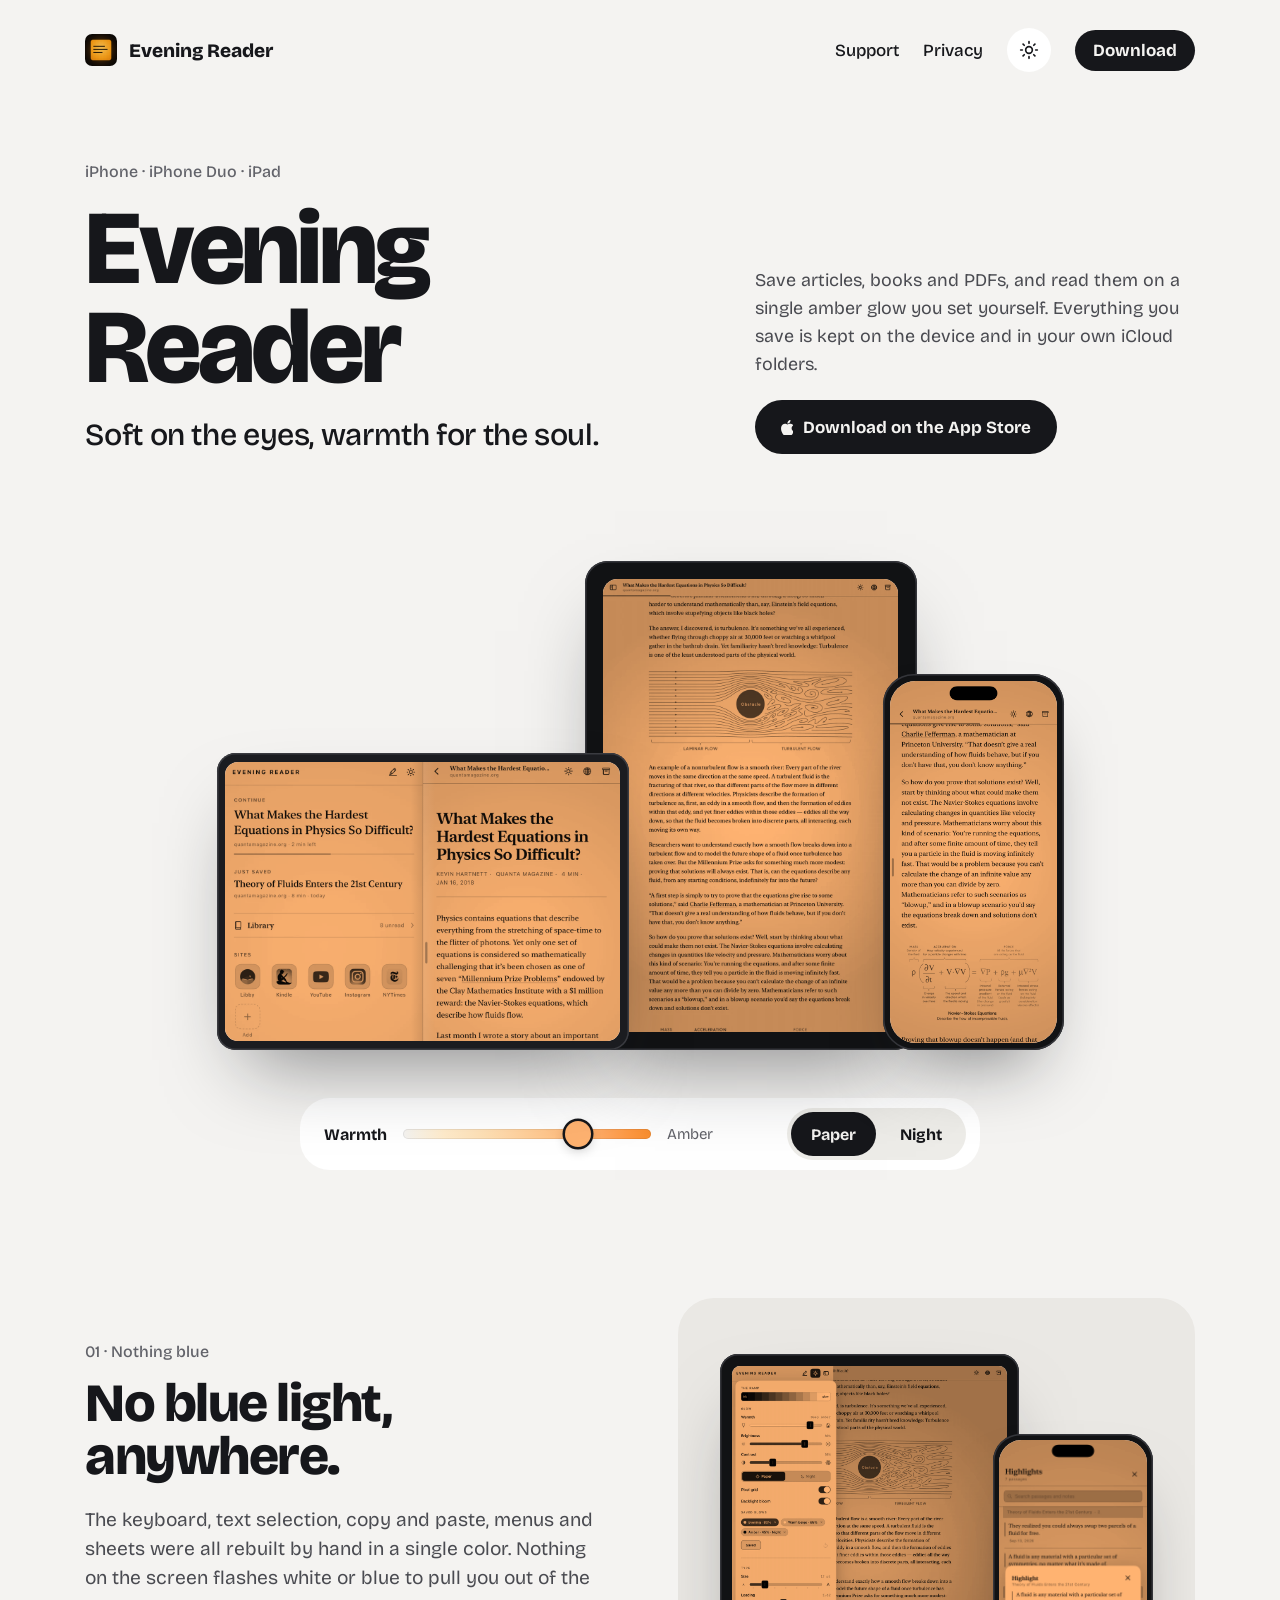
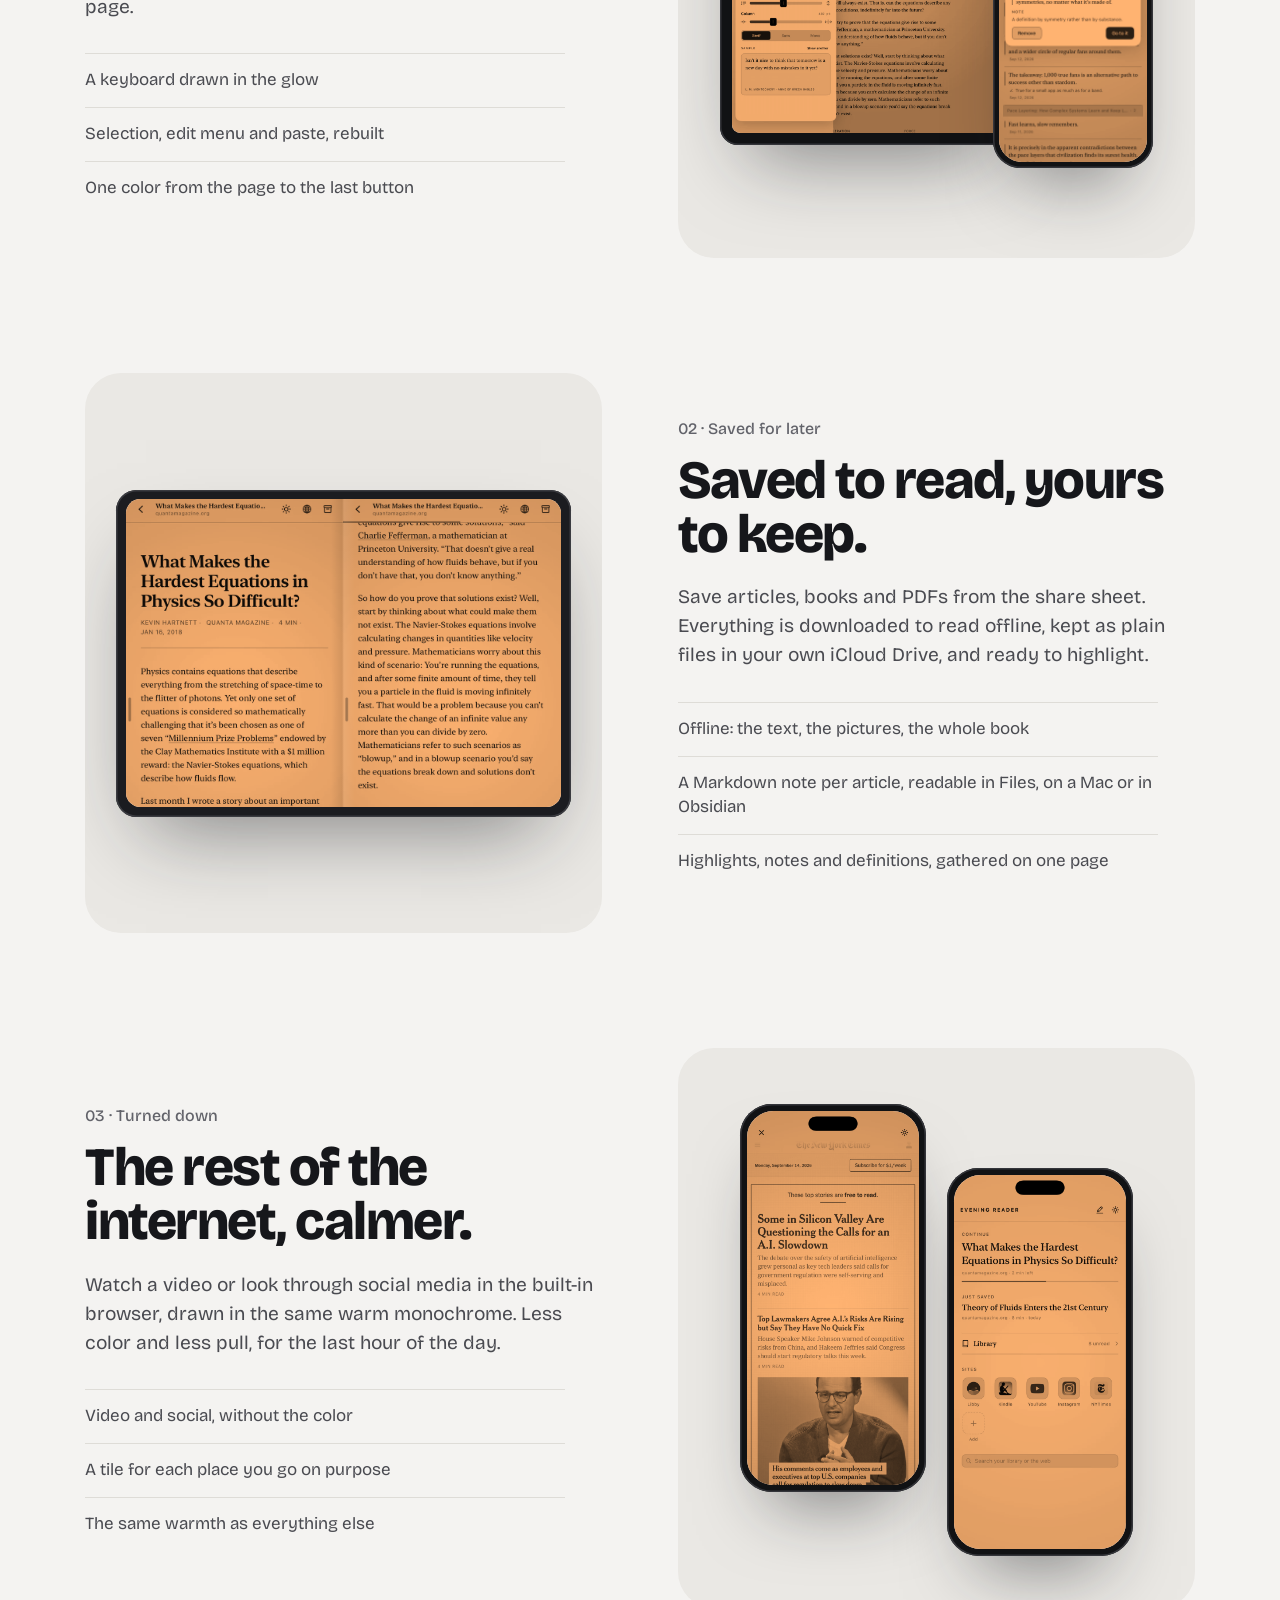
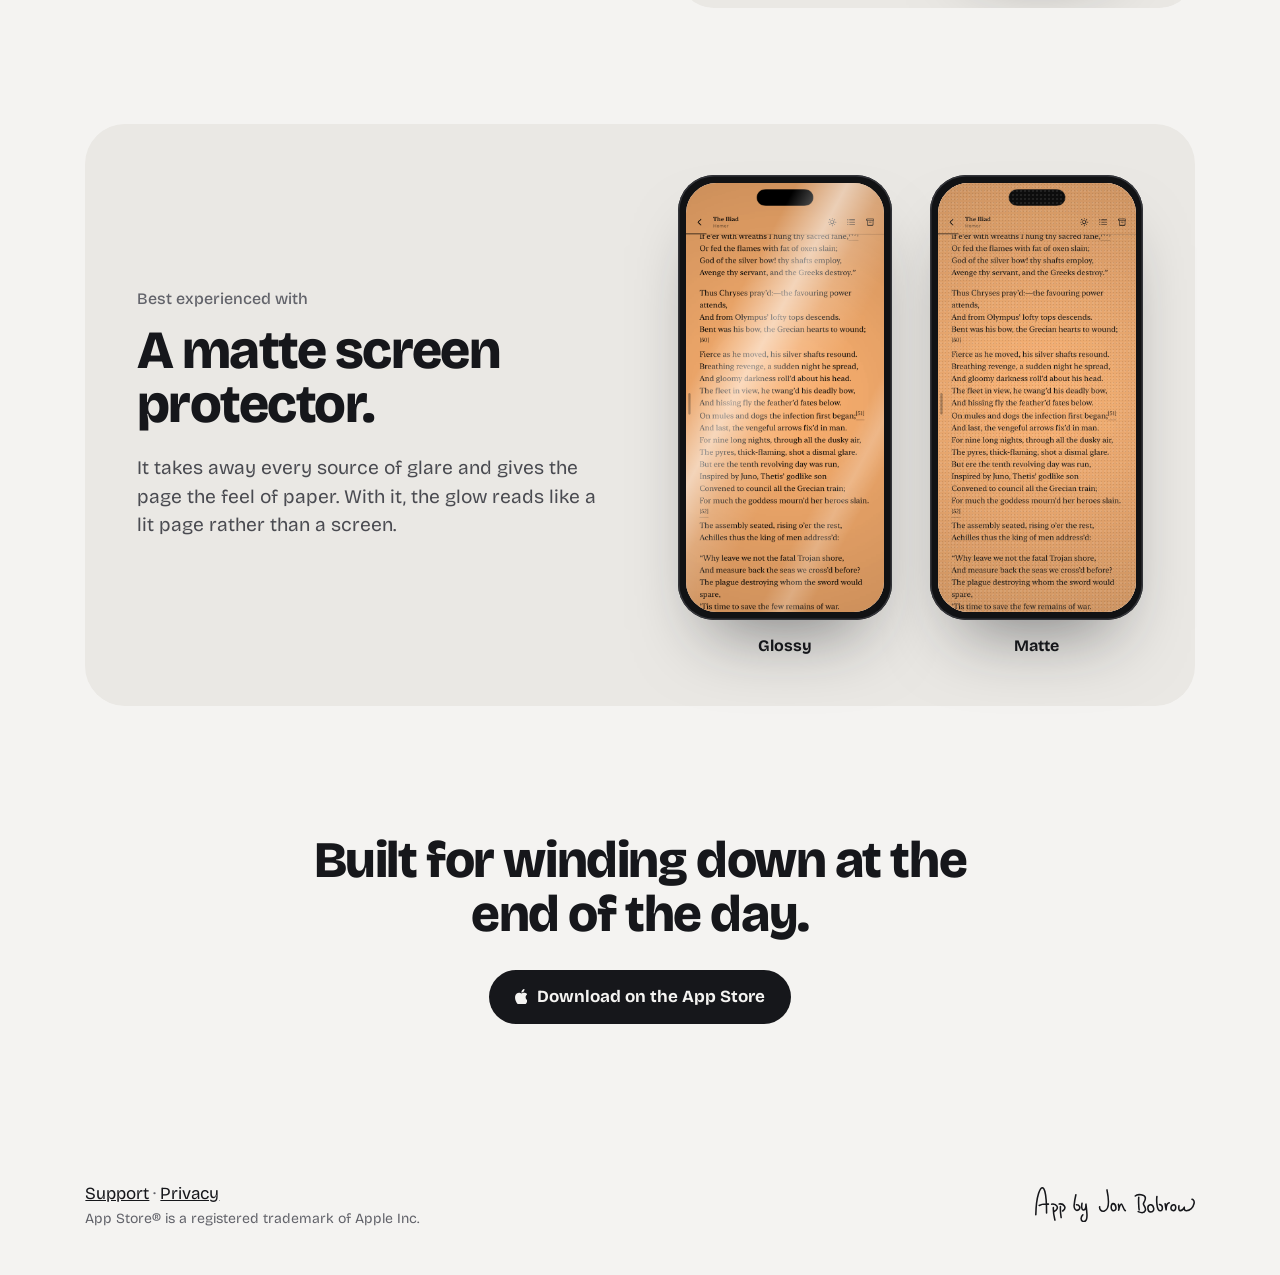
<file: docs/index.html>
<!DOCTYPE html>
<html lang="en" data-theme="light">
<head>
    <meta charset="UTF-8">
    <meta name="viewport" content="width=device-width, initial-scale=1.0, viewport-fit=cover">
    <title>Evening Reader — Read later, on an amber panel</title>
    <meta name="description" content="Save articles, books and PDFs, then read them offline on a warm, single-color glow. Built for the last hour of the day, on iPhone, iPhone Duo and iPad.">
    <meta name="theme-color" content="#F4F3F1">
    <meta property="og:title" content="Evening Reader">
    <meta property="og:description" content="Soft on the eyes, warmth for the soul.">
    <meta property="og:image" content="https://eveningreader.jonbobrow.com/assets/icon.png">
    <meta property="og:url" content="https://eveningreader.jonbobrow.com">
    <meta property="og:type" content="website">
    <link rel="icon" href="assets/icon.png">
    <link rel="apple-touch-icon" href="assets/icon.png">
    <link rel="preconnect" href="https://fonts.googleapis.com">
    <link rel="preconnect" href="https://fonts.gstatic.com" crossorigin>
    <link rel="stylesheet" href="https://fonts.googleapis.com/css2?family=Bricolage+Grotesque:opsz,wght@12..96,400..800&amp;display=swap">
    <link rel="stylesheet" href="assets/site.css">
    <script src="assets/site.js"></script>
</head>
<body>
    <header class="site-head">
        <a class="brand" href="index.html"><img src="assets/icon.png" alt="" width="32" height="32">Evening Reader</a>
        <nav aria-label="Site">
            <a href="support.html">Support</a>
            <a href="privacy.html">Privacy</a>
            <button class="lights" type="button" aria-label="Turn the lights off">
                <svg class="sun" viewBox="0 0 24 24" fill="none" stroke="currentColor" stroke-width="2" stroke-linecap="round" stroke-linejoin="round" aria-hidden="true"><circle cx="12" cy="12" r="4"/><path d="M12 2v2M12 20v2M4.9 4.9l1.4 1.4M17.7 17.7l1.4 1.4M2 12h2M20 12h2M4.9 19.1l1.4-1.4M17.7 6.3l1.4-1.4"/></svg>
                <svg class="moon" viewBox="0 0 24 24" fill="none" stroke="currentColor" stroke-width="2" stroke-linecap="round" stroke-linejoin="round" aria-hidden="true"><path d="M21 12.8A9 9 0 1 1 11.2 3a7 7 0 0 0 9.8 9.8z"/></svg>
            </button>
            <a class="download" href="https://apps.apple.com/us/app/evening-reader/id6806076273">Download</a>
        </nav>
    </header>

    <main>
        <section class="hero">
            <div class="hero-title">
                <span class="meta">iPhone · iPhone Duo · iPad</span>
                <h1>Evening Reader</h1>
                <p class="tagline">Soft on the eyes, warmth for the soul.</p>
            </div>
            <div class="hero-side">
                <p class="lede">Save articles, books and PDFs, and read them on a single amber glow you set yourself. Everything you save is kept on the device and in your own iCloud folders.</p>
                <div class="actions">
                    <a class="btn btn-primary" href="https://apps.apple.com/us/app/evening-reader/id6806076273"><svg viewBox="3.86 2 16.22 20" fill="currentColor" aria-hidden="true"><path d="M18.71 19.5c-.83 1.24-1.71 2.45-3.05 2.47-1.34.03-1.77-.79-3.29-.79-1.53 0-2 .77-3.27.82-1.31.05-2.3-1.32-3.14-2.53C4.25 17 2.94 12.45 4.7 9.39c.87-1.52 2.43-2.48 4.12-2.51 1.28-.02 2.5.87 3.29.87.78 0 2.26-1.07 3.8-.91.65.03 2.47.26 3.64 1.98-.09.06-2.17 1.28-2.15 3.81.03 3.02 2.65 4.03 2.68 4.04-.03.07-.42 1.44-1.38 2.83M13 3.5c.73-.83 1.94-1.46 2.94-1.5.13 1.17-.34 2.35-1.04 3.19-.69.85-1.83 1.51-2.95 1.42-.15-1.15.41-2.35 1.05-3.11z"/></svg>Download on the App Store</a>
                </div>
            </div>
        </section>

        <section class="lockup-wrap" aria-label="Evening Reader on iPhone Duo, iPad mini and iPhone">
            <div class="lockup">
                <div class="mini"><div class="glass"><img src="assets/screens/mini-reader.webp" data-night="assets/screens/mini-night.webp" alt="An article in Evening Reader on iPad mini" width="836" height="1280"></div></div>
                <div class="duo"><div class="glass"><img src="assets/screens/duo-front.webp" data-night="assets/screens/duo-night.webp" alt="On iPhone Duo held open, the front page as the left-hand page" width="560" height="792"><img src="assets/screens/duo-quanta.webp" data-night="assets/screens/duo-night2.webp" alt="and the article as the right-hand page" width="560" height="792"></div></div>
                <div class="phone"><div class="glass"><img src="assets/screens/phone-reader.webp" data-night="assets/screens/phone-night.webp" alt="An article in Evening Reader on iPhone" width="600" height="1304"></div></div>
            </div>
            <div class="glow">
                <div class="warmth" role="group" aria-label="The glow">
                    <label for="warmth">Warmth</label>
                    <input id="warmth" type="range" min="0" max="100" value="87" aria-describedby="warmth-name">
                    <output id="warmth-name" for="warmth">Amber</output>
                </div>
                <div class="seg" role="group" aria-label="What the screens show">
                    <button type="button" data-screens="paper" aria-pressed="true">Paper</button>
                    <button type="button" data-screens="night" aria-pressed="false">Night</button>
                </div>
            </div>
        </section>

        <section class="features" id="features" aria-label="Features">
            <div class="feature">
                <div class="feature-copy">
                    <span class="meta">01 · Nothing blue</span>
                    <h2>No blue light, anywhere.</h2>
                    <p>The keyboard, text selection, copy and paste, menus and sheets were all rebuilt by hand in a single color. Nothing on the screen flashes white or blue to pull you out of the page.</p>
                    <ul>
                        <li>A keyboard drawn in the glow</li>
                        <li>Selection, edit menu and paste, rebuilt</li>
                        <li>One color from the page to the last button</li>
                    </ul>
                </div>
                <div class="stage stage-1">
                    <div class="pad"><div class="glass"><img src="assets/screens/pad-display.webp" alt="Display settings on iPad: warmth, brightness and contrast sliders, toggles and presets, all drawn in amber" width="960" height="1280" loading="lazy"></div></div>
                    <div class="phone"><div class="glass"><img src="assets/screens/phone-highlight.webp" alt="A highlight card with its own buttons, drawn in the glow" width="600" height="1304" loading="lazy"></div></div>
                </div>
            </div>

            <div class="feature flip">
                <div class="feature-copy">
                    <span class="meta">02 · Saved for later</span>
                    <h2>Saved to read, yours to keep.</h2>
                    <p>Save articles, books and PDFs from the share sheet. Everything is downloaded to read offline, kept as plain files in your own iCloud Drive, and ready to highlight.</p>
                    <ul>
                        <li>Offline: the text, the pictures, the whole book</li>
                        <li>A Markdown note per article, readable in Files, on a Mac or in Obsidian</li>
                        <li>Highlights, notes and definitions, gathered on one page</li>
                    </ul>
                </div>
                <div class="stage stage-2">
                    <div class="center"><div class="duo"><div class="glass"><img src="assets/screens/duo-quanta.webp" alt="A saved article on iPhone Duo, left page" width="560" height="792" loading="lazy"><img src="assets/screens/duo-reader.webp" alt="right page, with a figure drawn in ink" width="560" height="792" loading="lazy"></div></div></div>
                </div>
            </div>

            <div class="feature">
                <div class="feature-copy">
                    <span class="meta">03 · Turned down</span>
                    <h2>The rest of the internet, calmer.</h2>
                    <p>Watch a video or look through social media in the built-in browser, drawn in the same warm monochrome. Less color and less pull, for the last hour of the day.</p>
                    <ul>
                        <li>Video and social, without the color</li>
                        <li>A tile for each place you go on purpose</li>
                        <li>The same warmth as everything else</li>
                    </ul>
                </div>
                <div class="stage stage-3">
                    <div class="phone"><div class="glass"><img src="assets/screens/phone-browser.webp" alt="A news site in the built-in browser, in warm monochrome" width="600" height="1304" loading="lazy"></div></div>
                    <div class="phone"><div class="glass"><img src="assets/screens/phone-front.webp" alt="The front page, with tiles for YouTube, Instagram and other sites" width="600" height="1304" loading="lazy"></div></div>
                </div>
            </div>

            <div class="matte">
                <div class="feature-copy">
                    <span class="meta">Best experienced with</span>
                    <h2>A matte screen protector.</h2>
                    <p>It takes away every source of glare and gives the page the feel of paper. With it, the glow reads like a lit page rather than a screen.</p>
                </div>
                <div class="compare">
                    <figure>
                        <div class="phone"><div class="glass"><img src="assets/screens/phone-book.webp" alt="A book on glossy glass, with a reflection across it" width="600" height="1304" loading="lazy"><span class="glare" aria-hidden="true"></span></div></div>
                        <figcaption>Glossy</figcaption>
                    </figure>
                    <figure>
                        <div class="phone"><div class="glass"><img src="assets/screens/phone-book.webp" alt="The same book on matte glass, soft and without glare" width="600" height="1304" loading="lazy"><span class="grain" aria-hidden="true"></span></div></div>
                        <figcaption>Matte</figcaption>
                    </figure>
                </div>
            </div>
        </section>

        <section class="closing">
            <p>Built for winding down at the end of the day.</p>
            <a class="btn btn-primary" href="https://apps.apple.com/us/app/evening-reader/id6806076273"><svg viewBox="3.86 2 16.22 20" fill="currentColor" aria-hidden="true"><path d="M18.71 19.5c-.83 1.24-1.71 2.45-3.05 2.47-1.34.03-1.77-.79-3.29-.79-1.53 0-2 .77-3.27.82-1.31.05-2.3-1.32-3.14-2.53C4.25 17 2.94 12.45 4.7 9.39c.87-1.52 2.43-2.48 4.12-2.51 1.28-.02 2.5.87 3.29.87.78 0 2.26-1.07 3.8-.91.65.03 2.47.26 3.64 1.98-.09.06-2.17 1.28-2.15 3.81.03 3.02 2.65 4.03 2.68 4.04-.03.07-.42 1.44-1.38 2.83M13 3.5c.73-.83 1.94-1.46 2.94-1.5.13 1.17-.34 2.35-1.04 3.19-.69.85-1.83 1.51-2.95 1.42-.15-1.15.41-2.35 1.05-3.11z"/></svg>Download on the App Store</a>
        </section>
    </main>

    <footer class="site-foot">
        <div>
            <p><a href="support.html">Support</a> · <a href="privacy.html">Privacy</a></p>
            <p class="fine">App Store® is a registered trademark of Apple Inc.</p>
        </div>
        <a class="by-jon" href="https://apps.jonbobrow.com" aria-label="App by Jon Bobrow"><svg viewBox="0 0 3087.29 681.93" fill="none" stroke="currentColor" stroke-width="30" stroke-linecap="round" stroke-linejoin="round" aria-hidden="true"><path d="M1610.11,335.11c0,17.82,19.8,77.22,3.96,110.89M15,537.47C23.66,136.35,107.34,18.04,136.2,15.15c28.86-2.89,86.57,31.74,86.57,484.8M80.58,356.55c65.34-37.62,178.21-25.74,178.21-25.74M320.17,330.81c81.18-15.84,176.23,73.26,47.52,142.57M466.7,328.83c81.18-15.84,160.39,71.28,67.32,134.65M353.83,396.15c-5.94,104.95,29.7,241.57,29.7,241.57M490.46,378.33c-5.94,104.95,13.86,211.87,13.86,211.87M788.37,148.98c-11.88,49.5-26.16,130.64-33.66,199.99-7.92,73.26,38.68,123.77,86.2,90.1s12.8-101.98-40.66-98.06M923.02,537.08c-35.64,27.72-53.4,109.67,2.96,126.69,69.81,21.08,80.2-67.28,76.24-138.57s-19.8-194.05-19.8-194.05M982.42,331.15c1.98,75.24-9.9,118.81-51.48,110.89s-31.68-85.14-23.76-128.71M1388.34,55.92c29.7,142.57,55.95,373.41-47.52,407.9-71.28,23.76-100.98-51.48-93.06-83.16M1507.15,321.25c-45.54-3.96-56.51,138.61,9.9,138.61,73.26,0,47.85-133.59-9.9-138.61ZM2225.92,343.03c-72.62,9.68-56.39,142.67,9.9,138.61,97.02-5.94,49.5-146.53-9.9-138.61ZM2686.12,343.13c-64.18-8.02-87.35,95.19-26.56,112.77,66.28,19.16,73.26-106.93,26.56-112.77ZM1614.07,445.99c19.8-85.14,41.58-116.83,55.44-116.83s37.62,108.91,73.26,128.71M1934.85,172.74c47.52-45.54,186.13-25.74,194.05,33.66,7.92,59.4-39.6,97.02-37.62,122.77s56.36,69.3,38.54,120.79-66.26,57.42-137.55,25.74M2002.17,198.48c-5.94,47.52-1.98,209.89,7.92,241.57M2352.65,182.64c-7.92,55.44-9.84,280.18,67.32,277.21,51.48-1.98,57.42-116.83-17.82-122.77M2590.26,305.41c-35.64,13.86-59.4,27.56-59.4,134.65,0,9.9-15.84-93.06-19.8-116.83M2881.33,392.53s-9.9,67.32,39.6,65.34c69.28-2.77,130.89-59.33,148.51-138.61,15.84-71.28-39.6-83.16-39.6-83.16M2778.37,360.85c-7.92,49.5-1.85,92.77,17.82,95.04,51.48,5.94,85.14-63.36,85.14-63.36"/></svg></a>
    </footer>
</body>
</html>
</file>
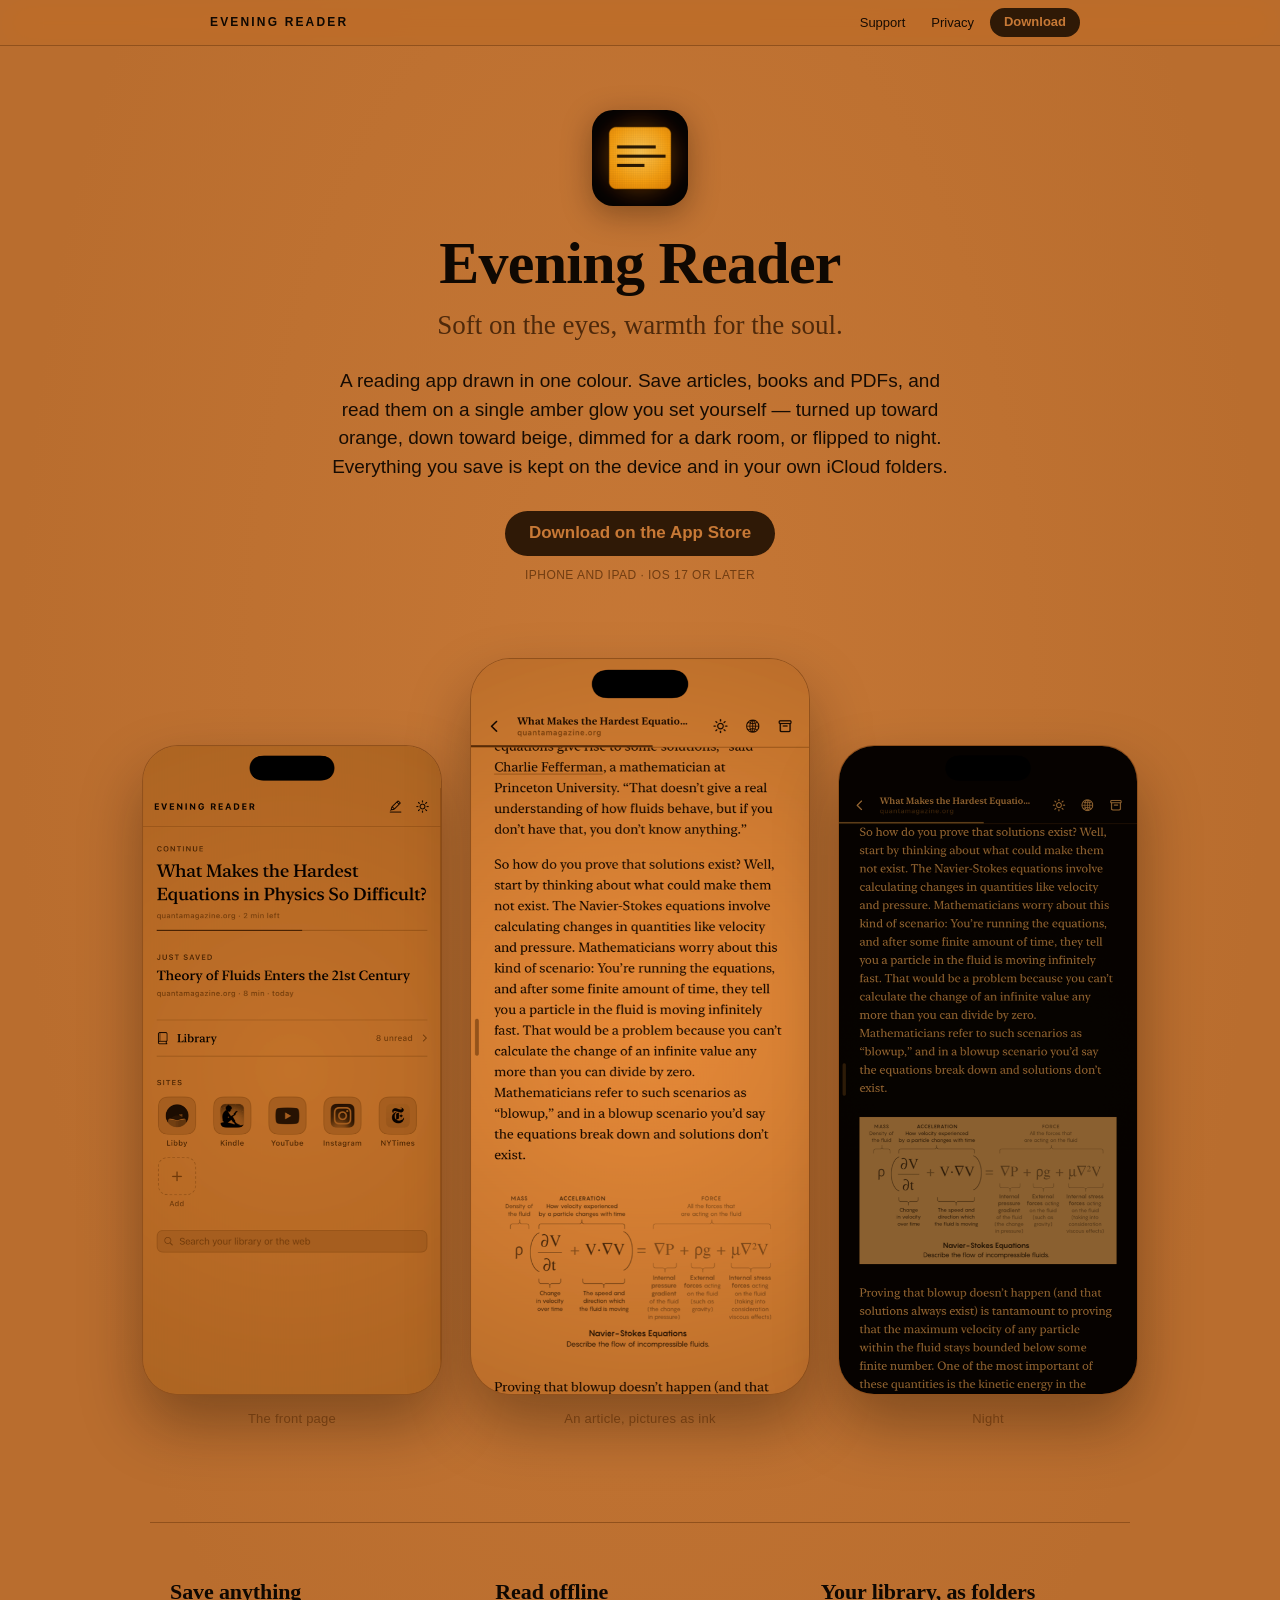
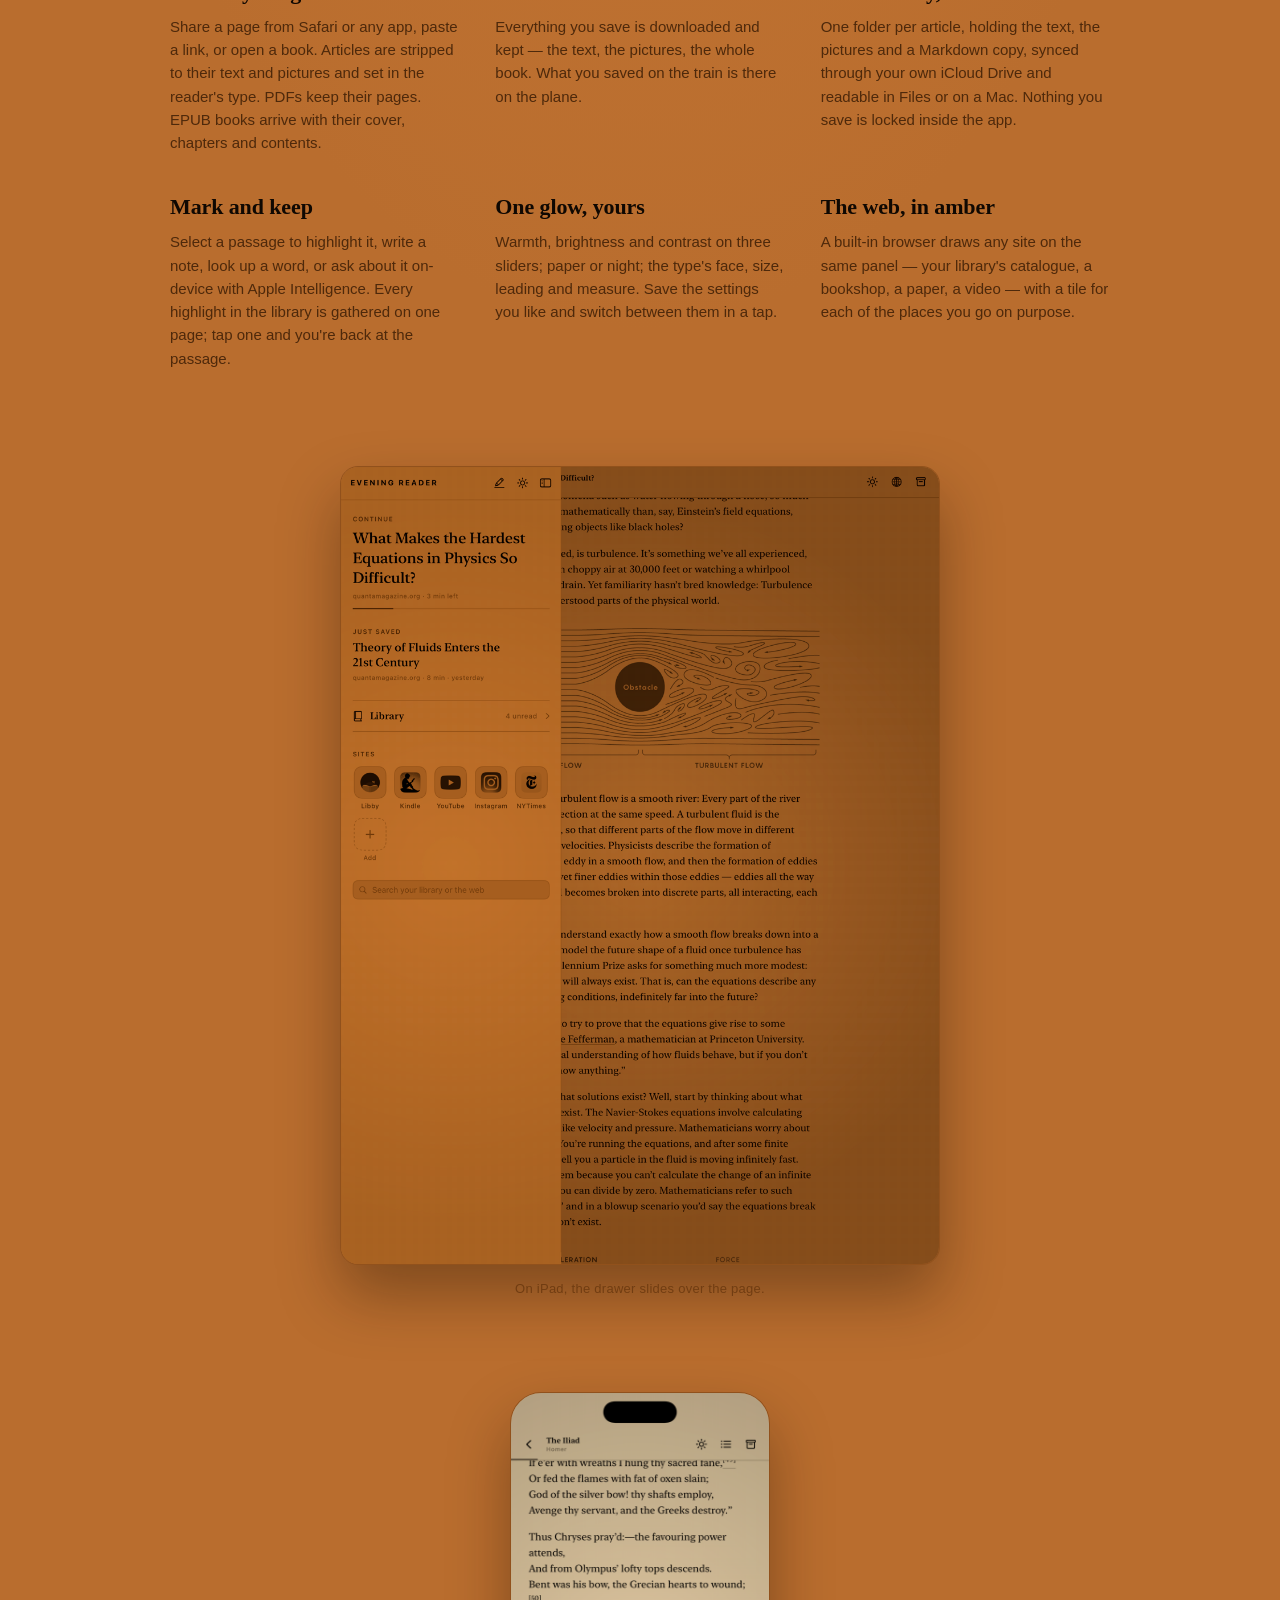
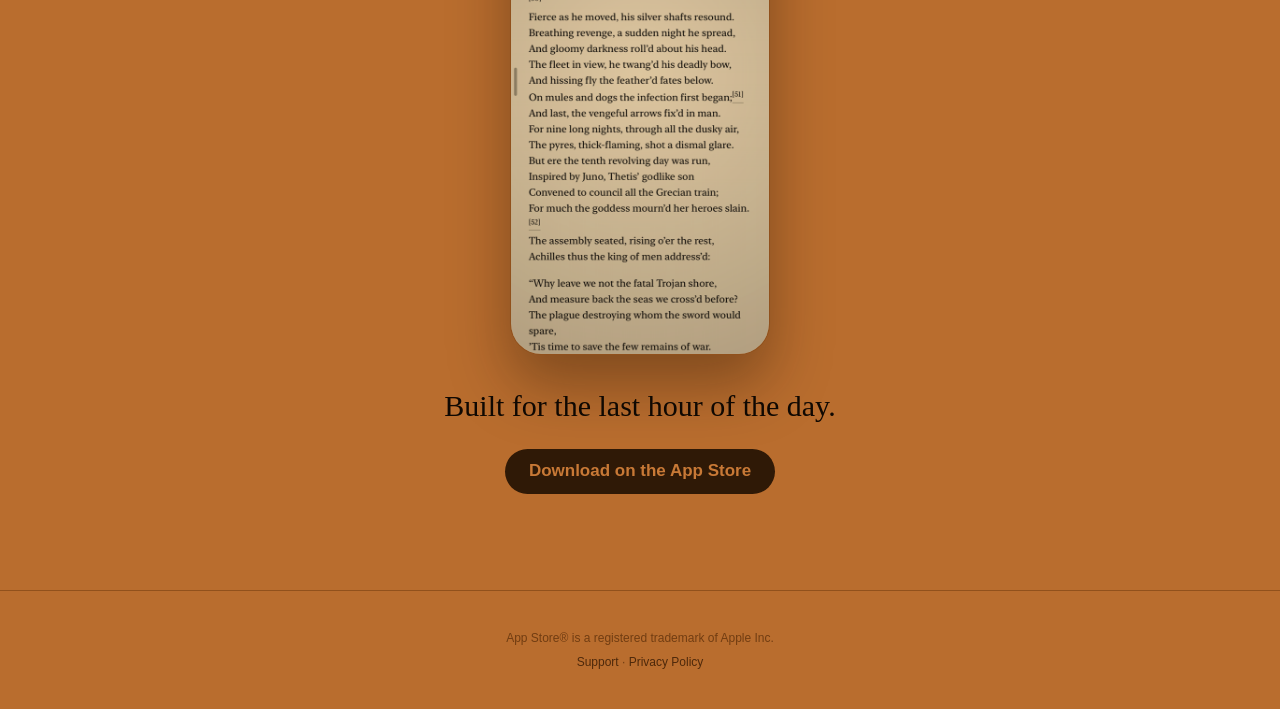
<file: Site/index.html>
<!DOCTYPE html>
<html lang="en">
<head>
    <meta charset="UTF-8">
    <meta name="viewport" content="width=device-width, initial-scale=1.0">
    <title>Evening Reader — Read later, on an amber panel</title>
    <meta name="description" content="Save articles, books and PDFs, then read them on a single warm glow you set yourself. Offline, in your own iCloud folders, for the last hour of the day.">
    <meta property="og:title" content="Evening Reader">
    <meta property="og:description" content="Soft on the eyes, warmth for the soul.">
    <meta property="og:image" content="https://eveningreader.jonbobrow.com/assets/icon.png">
    <meta property="og:url" content="https://eveningreader.jonbobrow.com">
    <meta property="og:type" content="website">
    <meta name="theme-color" content="#b96d2e">
    <link rel="icon" href="assets/icon.png">
    <link rel="apple-touch-icon" href="assets/icon.png">
    <link rel="stylesheet" href="assets/site.css">
</head>
<body>
    <nav>
        <div class="navbar">
            <a href="index.html" class="brand">Evening Reader</a>
            <a href="support.html">Support</a>
            <a href="privacy.html">Privacy</a>
            <a class="download" href="https://apps.apple.com/app/id0000000000">Download</a>
        </div>
    </nav>

    <header class="hero">
        <img class="icon" src="assets/icon.png" alt="" width="96" height="96">
        <h1>Evening Reader</h1>
        <p class="tagline">Soft on the eyes, warmth for the soul.</p>
        <p class="description">
            A reading app drawn in one colour. Save articles, books and PDFs, and read them
            on a single amber glow you set yourself — turned up toward orange, down toward
            beige, dimmed for a dark room, or flipped to night. Everything you save is kept
            on the device and in your own iCloud folders.
        </p>
        <p class="cta">
            <a class="download large" href="https://apps.apple.com/app/id0000000000">Download on the App Store</a>
            <span class="fine">iPhone and iPad · iOS 17 or later</span>
        </p>
    </header>

    <section class="phones" aria-label="Evening Reader on iPhone">
        <figure>
            <img src="assets/iphone-01-front-page.png" alt="The front page: what you were reading, what just arrived, the library, and your sites" loading="lazy">
            <figcaption>The front page</figcaption>
        </figure>
        <figure class="lead">
            <img src="assets/iphone-03b-reader-figure.png" alt="An article in the reader, with a diagram rendered as ink on the page" loading="lazy">
            <figcaption>An article, pictures as ink</figcaption>
        </figure>
        <figure>
            <img src="assets/iphone-09-night.png" alt="The same reader at night: amber ink on near-black" loading="lazy">
            <figcaption>Night</figcaption>
        </figure>
    </section>

    <section class="features">
        <div class="feature">
            <h2>Save anything</h2>
            <p>Share a page from Safari or any app, paste a link, or open a book. Articles are stripped to their text and pictures and set in the reader's type. PDFs keep their pages. EPUB books arrive with their cover, chapters and contents.</p>
        </div>
        <div class="feature">
            <h2>Read offline</h2>
            <p>Everything you save is downloaded and kept — the text, the pictures, the whole book. What you saved on the train is there on the plane.</p>
        </div>
        <div class="feature">
            <h2>Your library, as folders</h2>
            <p>One folder per article, holding the text, the pictures and a Markdown copy, synced through your own iCloud Drive and readable in Files or on a Mac. Nothing you save is locked inside the app.</p>
        </div>
        <div class="feature">
            <h2>Mark and keep</h2>
            <p>Select a passage to highlight it, write a note, look up a word, or ask about it on-device with Apple Intelligence. Every highlight in the library is gathered on one page; tap one and you're back at the passage.</p>
        </div>
        <div class="feature">
            <h2>One glow, yours</h2>
            <p>Warmth, brightness and contrast on three sliders; paper or night; the type's face, size, leading and measure. Save the settings you like and switch between them in a tap.</p>
        </div>
        <div class="feature">
            <h2>The web, in amber</h2>
            <p>A built-in browser draws any site on the same panel — your library's catalogue, a bookshop, a paper, a video — with a tile for each of the places you go on purpose.</p>
        </div>
    </section>

    <section class="wide" aria-label="Evening Reader on iPad">
        <figure>
            <img src="assets/ipad-reader.png" alt="On iPad, the front page as a drawer over an open article" loading="lazy">
            <figcaption>On iPad, the drawer slides over the page.</figcaption>
        </figure>
    </section>

    <section class="closing">
        <p class="book">
            <img src="assets/iphone-06-book-beige.png" alt="Pope's Iliad in the reader, on a warm beige glow" loading="lazy">
        </p>
        <p class="line">Built for the last hour of the day.</p>
        <p class="cta">
            <a class="download large" href="https://apps.apple.com/app/id0000000000">Download on the App Store</a>
        </p>
    </section>

    <footer>
        <p>App Store® is a registered trademark of Apple Inc.</p>
        <p class="links"><a href="support.html">Support</a> · <a href="privacy.html">Privacy Policy</a></p>
    </footer>
</body>
</html>
</file>
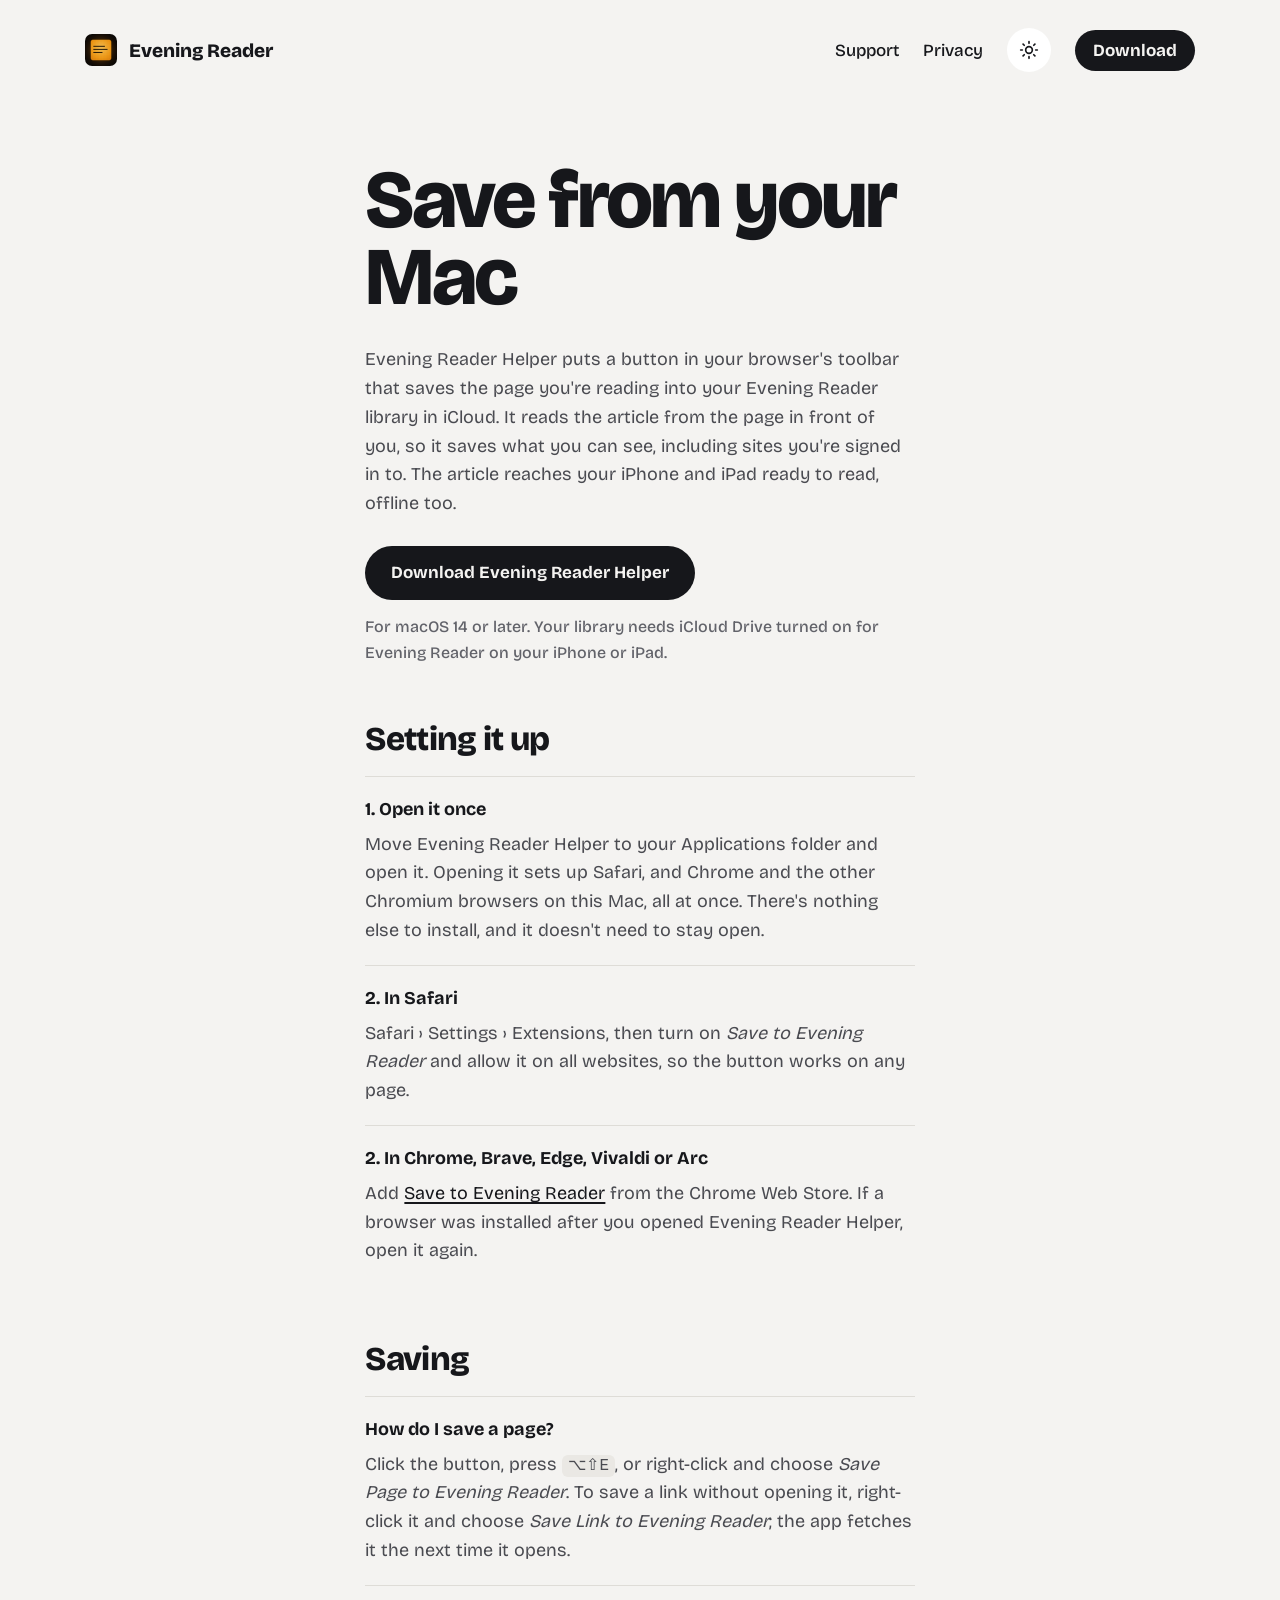
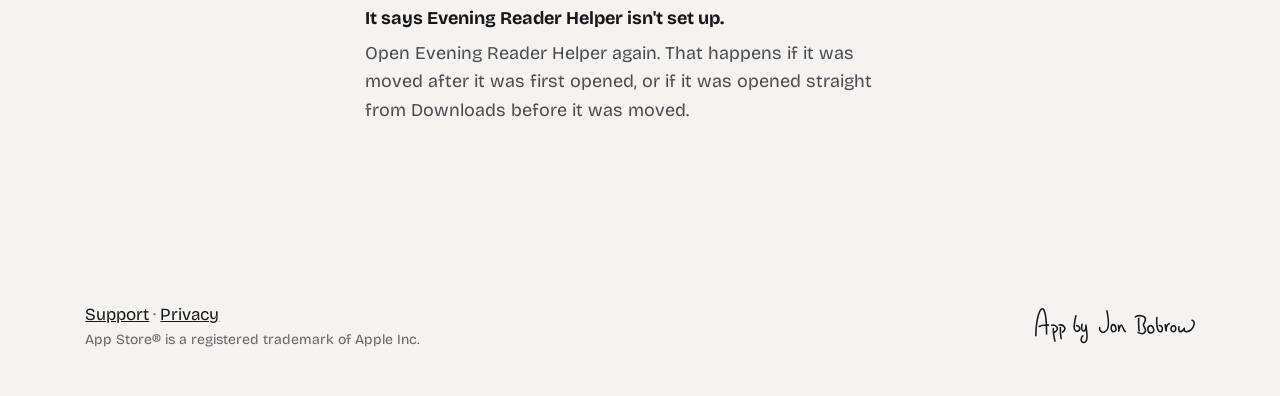
<file: docs/mac.html>
<!DOCTYPE html>
<html lang="en" data-theme="light">
<head>
    <meta charset="UTF-8">
    <meta name="viewport" content="width=device-width, initial-scale=1.0, viewport-fit=cover">
    <title>Evening Reader — Save from your Mac</title>
    <meta name="description" content="Save pages to Evening Reader from Safari, Chrome, Brave, Edge and Arc on the Mac.">
    <meta name="theme-color" content="#F4F3F1">
    <link rel="icon" href="assets/icon.png">
    <link rel="apple-touch-icon" href="assets/icon.png">
    <link rel="preconnect" href="https://fonts.googleapis.com">
    <link rel="preconnect" href="https://fonts.gstatic.com" crossorigin>
    <link rel="stylesheet" href="https://fonts.googleapis.com/css2?family=Bricolage+Grotesque:opsz,wght@12..96,400..800&amp;display=swap">
    <link rel="stylesheet" href="assets/site.css">
    <script src="assets/site.js"></script>
</head>
<body>
    <header class="site-head">
        <a class="brand" href="index.html"><img src="assets/icon.png" alt="" width="32" height="32">Evening Reader</a>
        <nav aria-label="Site">
            <a href="support.html">Support</a>
            <a href="privacy.html">Privacy</a>
            <button class="lights" type="button" aria-label="Turn the lights off">
                <svg class="sun" viewBox="0 0 24 24" fill="none" stroke="currentColor" stroke-width="2" stroke-linecap="round" stroke-linejoin="round" aria-hidden="true"><circle cx="12" cy="12" r="4"/><path d="M12 2v2M12 20v2M4.9 4.9l1.4 1.4M17.7 17.7l1.4 1.4M2 12h2M20 12h2M4.9 19.1l1.4-1.4M17.7 6.3l1.4-1.4"/></svg>
                <svg class="moon" viewBox="0 0 24 24" fill="none" stroke="currentColor" stroke-width="2" stroke-linecap="round" stroke-linejoin="round" aria-hidden="true"><path d="M21 12.8A9 9 0 1 1 11.2 3a7 7 0 0 0 9.8 9.8z"/></svg>
            </button>
            <a class="download" href="https://apps.apple.com/us/app/evening-reader/id6806076273">Download</a>
        </nav>
    </header>

    <main class="content">
        <h1>Save from your Mac</h1>
        <p>Evening Reader Helper puts a button in your browser's toolbar that saves the page you're reading into your Evening Reader library in iCloud. It reads the article from the page in front of you, so it saves what you can see, including sites you're signed in to. The article reaches your iPhone and iPad ready to read, offline too.</p>

        <div class="actions">
            <a class="btn btn-primary" href="https://github.com/jbobrow/Evening-Reader/releases/latest/download/Evening-Reader-Helper.zip">Download Evening Reader Helper</a>
        </div>
        <p class="meta">For macOS 14 or later. Your library needs iCloud Drive turned on for Evening Reader on your iPhone or iPad.</p>

        <h2>Setting it up</h2>

        <div class="faq-item">
            <div class="faq-question">1. Open it once</div>
            <div class="faq-answer">Move Evening Reader Helper to your Applications folder and open it. Opening it sets up Safari, and Chrome and the other Chromium browsers on this Mac, all at once. There's nothing else to install, and it doesn't need to stay open.</div>
        </div>

        <div class="faq-item">
            <div class="faq-question">2. In Safari</div>
            <div class="faq-answer">Safari › Settings › Extensions, then turn on <em>Save to Evening Reader</em> and allow it on all websites, so the button works on any page.</div>
        </div>

        <div class="faq-item">
            <div class="faq-question">2. In Chrome, Brave, Edge, Vivaldi or Arc</div>
            <div class="faq-answer">Add <a href="https://chromewebstore.google.com/detail/dmlokfbnjmfbnabmieklfickbjihkcag">Save to Evening Reader</a> from the Chrome Web Store. If a browser was installed after you opened Evening Reader Helper, open it again.</div>
        </div>

        <h2>Saving</h2>

        <div class="faq-item">
            <div class="faq-question">How do I save a page?</div>
            <div class="faq-answer">Click the button, press <code>⌥⇧E</code>, or right-click and choose <em>Save Page to Evening Reader</em>. To save a link without opening it, right-click it and choose <em>Save Link to Evening Reader</em>; the app fetches it the next time it opens.</div>
        </div>

        <div class="faq-item">
            <div class="faq-question">It says Evening Reader Helper isn't set up.</div>
            <div class="faq-answer">Open Evening Reader Helper again. That happens if it was moved after it was first opened, or if it was opened straight from Downloads before it was moved.</div>
        </div>
    </main>

    <footer class="site-foot">
        <div>
            <p><a href="support.html">Support</a> · <a href="privacy.html">Privacy</a></p>
            <p class="fine">App Store® is a registered trademark of Apple Inc.</p>
        </div>
        <a class="by-jon" href="https://apps.jonbobrow.com" aria-label="App by Jon Bobrow"><svg viewBox="0 0 3087.29 681.93" fill="none" stroke="currentColor" stroke-width="30" stroke-linecap="round" stroke-linejoin="round" aria-hidden="true"><path d="M1610.11,335.11c0,17.82,19.8,77.22,3.96,110.89M15,537.47C23.66,136.35,107.34,18.04,136.2,15.15c28.86-2.89,86.57,31.74,86.57,484.8M80.58,356.55c65.34-37.62,178.21-25.74,178.21-25.74M320.17,330.81c81.18-15.84,176.23,73.26,47.52,142.57M466.7,328.83c81.18-15.84,160.39,71.28,67.32,134.65M353.83,396.15c-5.94,104.95,29.7,241.57,29.7,241.57M490.46,378.33c-5.94,104.95,13.86,211.87,13.86,211.87M788.37,148.98c-11.88,49.5-26.16,130.64-33.66,199.99-7.92,73.26,38.68,123.77,86.2,90.1s12.8-101.98-40.66-98.06M923.02,537.08c-35.64,27.72-53.4,109.67,2.96,126.69,69.81,21.08,80.2-67.28,76.24-138.57s-19.8-194.05-19.8-194.05M982.42,331.15c1.98,75.24-9.9,118.81-51.48,110.89s-31.68-85.14-23.76-128.71M1388.34,55.92c29.7,142.57,55.95,373.41-47.52,407.9-71.28,23.76-100.98-51.48-93.06-83.16M1507.15,321.25c-45.54-3.96-56.51,138.61,9.9,138.61,73.26,0,47.85-133.59-9.9-138.61ZM2225.92,343.03c-72.62,9.68-56.39,142.67,9.9,138.61,97.02-5.94,49.5-146.53-9.9-138.61ZM2686.12,343.13c-64.18-8.02-87.35,95.19-26.56,112.77,66.28,19.16,73.26-106.93,26.56-112.77ZM1614.07,445.99c19.8-85.14,41.58-116.83,55.44-116.83s37.62,108.91,73.26,128.71M1934.85,172.74c47.52-45.54,186.13-25.74,194.05,33.66,7.92,59.4-39.6,97.02-37.62,122.77s56.36,69.3,38.54,120.79-66.26,57.42-137.55,25.74M2002.17,198.48c-5.94,47.52-1.98,209.89,7.92,241.57M2352.65,182.64c-7.92,55.44-9.84,280.18,67.32,277.21,51.48-1.98,57.42-116.83-17.82-122.77M2590.26,305.41c-35.64,13.86-59.4,27.56-59.4,134.65,0,9.9-15.84-93.06-19.8-116.83M2881.33,392.53s-9.9,67.32,39.6,65.34c69.28-2.77,130.89-59.33,148.51-138.61,15.84-71.28-39.6-83.16-39.6-83.16M2778.37,360.85c-7.92,49.5-1.85,92.77,17.82,95.04,51.48,5.94,85.14-63.36,85.14-63.36"/></svg></a>
    </footer>
</body>
</html>
</file>
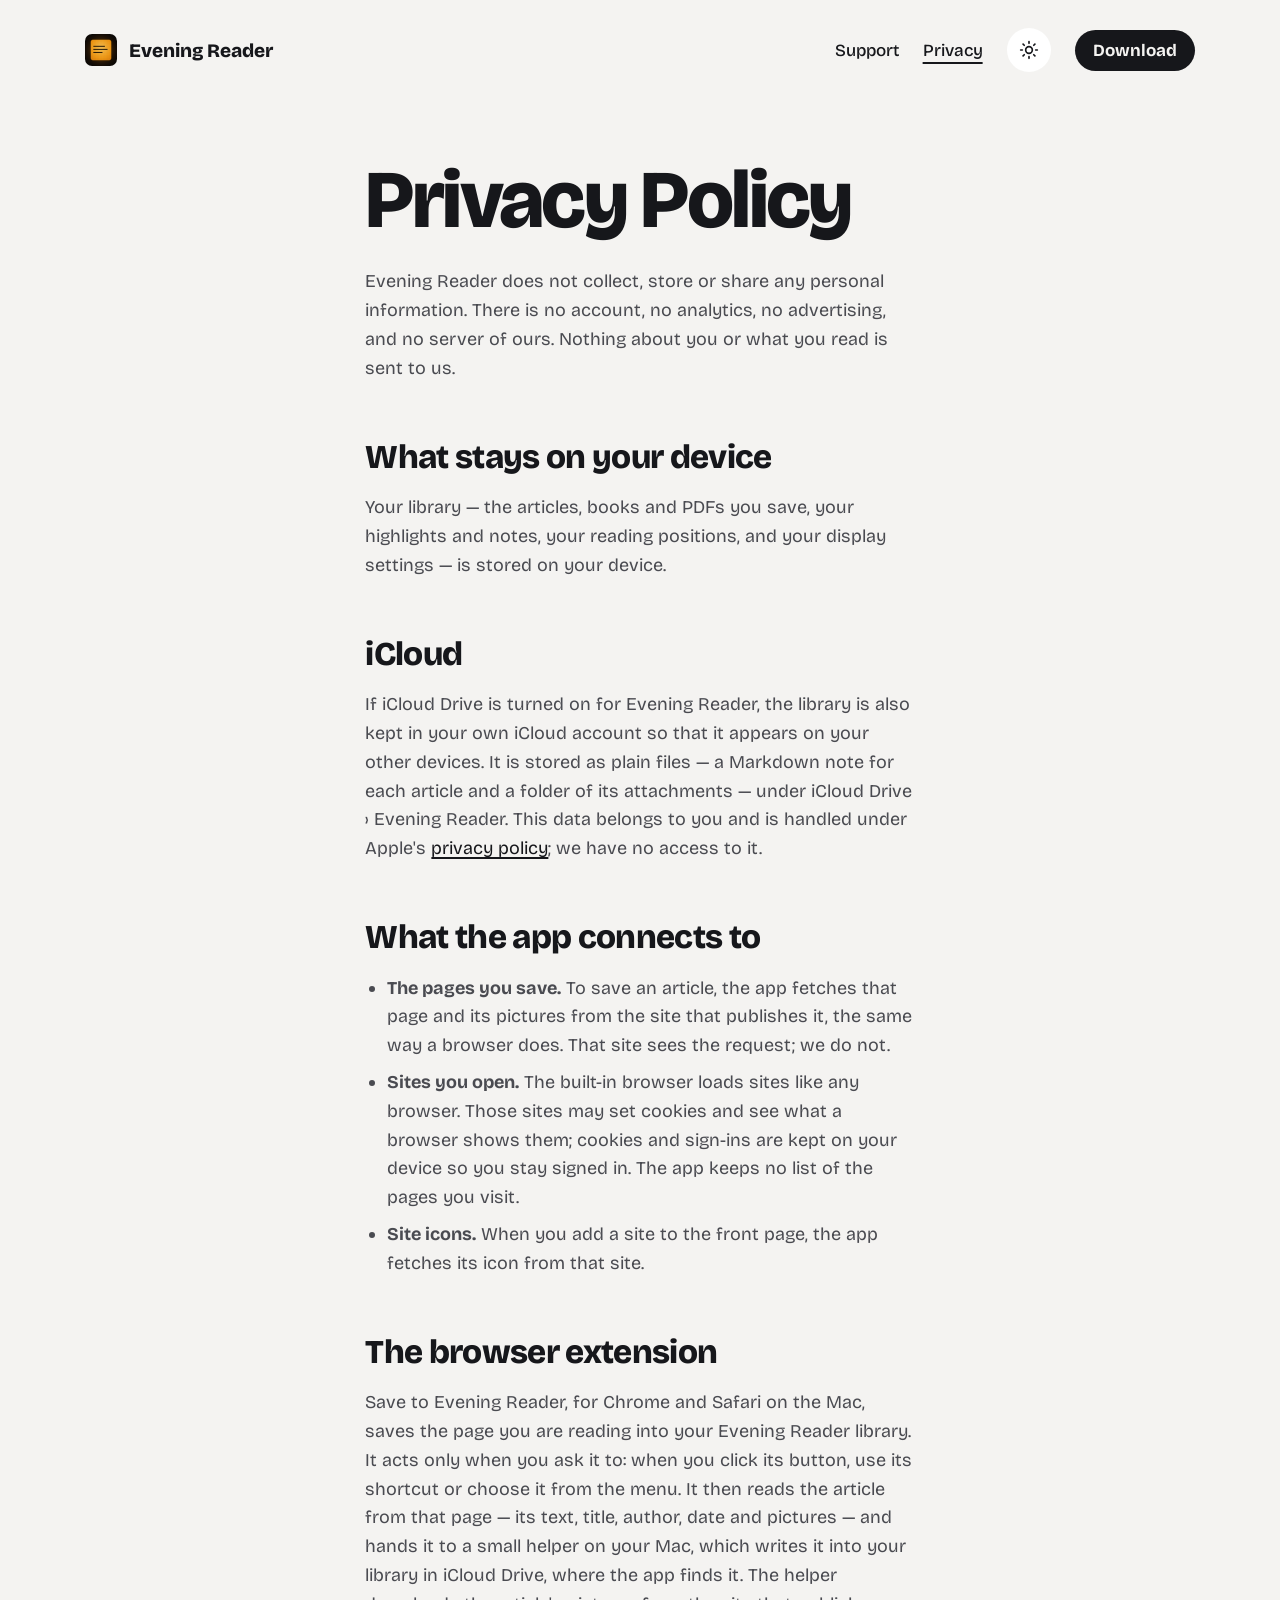
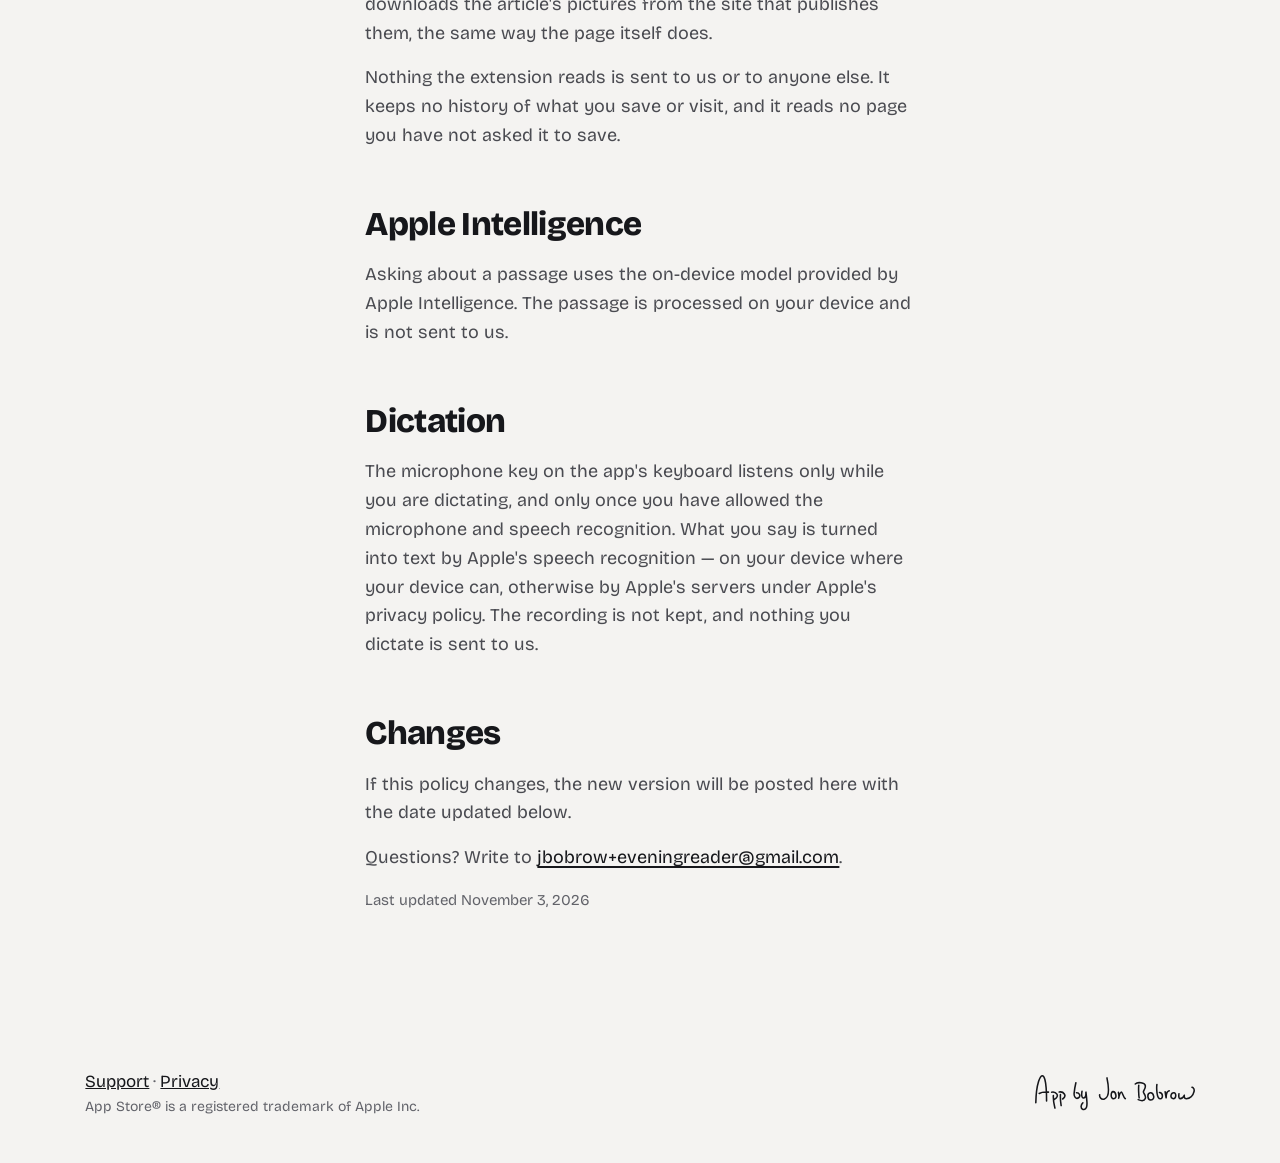
<file: docs/privacy.html>
<!DOCTYPE html>
<html lang="en" data-theme="light">
<head>
    <meta charset="UTF-8">
    <meta name="viewport" content="width=device-width, initial-scale=1.0, viewport-fit=cover">
    <title>Evening Reader — Privacy</title>
    <meta name="description" content="Evening Reader collects no personal information.">
    <meta name="theme-color" content="#F4F3F1">
    <link rel="icon" href="assets/icon.png">
    <link rel="apple-touch-icon" href="assets/icon.png">
    <link rel="preconnect" href="https://fonts.googleapis.com">
    <link rel="preconnect" href="https://fonts.gstatic.com" crossorigin>
    <link rel="stylesheet" href="https://fonts.googleapis.com/css2?family=Bricolage+Grotesque:opsz,wght@12..96,400..800&amp;display=swap">
    <link rel="stylesheet" href="assets/site.css">
    <script src="assets/site.js"></script>
</head>
<body>
    <header class="site-head">
        <a class="brand" href="index.html"><img src="assets/icon.png" alt="" width="32" height="32">Evening Reader</a>
        <nav aria-label="Site">
            <a href="support.html">Support</a>
            <a href="privacy.html" aria-current="page">Privacy</a>
            <button class="lights" type="button" aria-label="Turn the lights off">
                <svg class="sun" viewBox="0 0 24 24" fill="none" stroke="currentColor" stroke-width="2" stroke-linecap="round" stroke-linejoin="round" aria-hidden="true"><circle cx="12" cy="12" r="4"/><path d="M12 2v2M12 20v2M4.9 4.9l1.4 1.4M17.7 17.7l1.4 1.4M2 12h2M20 12h2M4.9 19.1l1.4-1.4M17.7 6.3l1.4-1.4"/></svg>
                <svg class="moon" viewBox="0 0 24 24" fill="none" stroke="currentColor" stroke-width="2" stroke-linecap="round" stroke-linejoin="round" aria-hidden="true"><path d="M21 12.8A9 9 0 1 1 11.2 3a7 7 0 0 0 9.8 9.8z"/></svg>
            </button>
            <a class="download" href="https://apps.apple.com/us/app/evening-reader/id6806076273">Download</a>
        </nav>
    </header>

    <main class="content">
        <h1>Privacy Policy</h1>

        <p>Evening Reader does not collect, store or share any personal information. There is no account, no analytics, no advertising, and no server of ours. Nothing about you or what you read is sent to us.</p>

        <h2>What stays on your device</h2>
        <p>Your library — the articles, books and PDFs you save, your highlights and notes, your reading positions, and your display settings — is stored on your device.</p>

        <h2>iCloud</h2>
        <p>If iCloud Drive is turned on for Evening Reader, the library is also kept in your own iCloud account so that it appears on your other devices. It is stored as plain files — a Markdown note for each article and a folder of its attachments — under iCloud Drive › Evening Reader. This data belongs to you and is handled under Apple's <a href="https://www.apple.com/legal/privacy/">privacy policy</a>; we have no access to it.</p>

        <h2>What the app connects to</h2>
        <ul>
            <li><strong>The pages you save.</strong> To save an article, the app fetches that page and its pictures from the site that publishes it, the same way a browser does. That site sees the request; we do not.</li>
            <li><strong>Sites you open.</strong> The built-in browser loads sites like any browser. Those sites may set cookies and see what a browser shows them; cookies and sign-ins are kept on your device so you stay signed in. The app keeps no list of the pages you visit.</li>
            <li><strong>Site icons.</strong> When you add a site to the front page, the app fetches its icon from that site.</li>
        </ul>

        <h2>The browser extension</h2>
        <p>Save to Evening Reader, for Chrome and Safari on the Mac, saves the page you are reading into your Evening Reader library. It acts only when you ask it to: when you click its button, use its shortcut or choose it from the menu. It then reads the article from that page — its text, title, author, date and pictures — and hands it to a small helper on your Mac, which writes it into your library in iCloud Drive, where the app finds it. The helper downloads the article's pictures from the site that publishes them, the same way the page itself does.</p>
        <p>Nothing the extension reads is sent to us or to anyone else. It keeps no history of what you save or visit, and it reads no page you have not asked it to save.</p>

        <h2>Apple Intelligence</h2>
        <p>Asking about a passage uses the on-device model provided by Apple Intelligence. The passage is processed on your device and is not sent to us.</p>

        <h2>Dictation</h2>
        <p>The microphone key on the app's keyboard listens only while you are dictating, and only once you have allowed the microphone and speech recognition. What you say is turned into text by Apple's speech recognition — on your device where your device can, otherwise by Apple's servers under Apple's privacy policy. The recording is not kept, and nothing you dictate is sent to us.</p>

        <h2>Changes</h2>
        <p>If this policy changes, the new version will be posted here with the date updated below.</p>

        <p>Questions? Write to <a href="mailto:jbobrow+eveningreader@gmail.com">jbobrow+eveningreader@gmail.com</a>.</p>

        <p class="updated">Last updated November 3, 2026</p>
    </main>

    <footer class="site-foot">
        <div>
            <p><a href="support.html">Support</a> · <a href="privacy.html">Privacy</a></p>
            <p class="fine">App Store® is a registered trademark of Apple Inc.</p>
        </div>
        <a class="by-jon" href="https://apps.jonbobrow.com" aria-label="App by Jon Bobrow"><svg viewBox="0 0 3087.29 681.93" fill="none" stroke="currentColor" stroke-width="30" stroke-linecap="round" stroke-linejoin="round" aria-hidden="true"><path d="M1610.11,335.11c0,17.82,19.8,77.22,3.96,110.89M15,537.47C23.66,136.35,107.34,18.04,136.2,15.15c28.86-2.89,86.57,31.74,86.57,484.8M80.58,356.55c65.34-37.62,178.21-25.74,178.21-25.74M320.17,330.81c81.18-15.84,176.23,73.26,47.52,142.57M466.7,328.83c81.18-15.84,160.39,71.28,67.32,134.65M353.83,396.15c-5.94,104.95,29.7,241.57,29.7,241.57M490.46,378.33c-5.94,104.95,13.86,211.87,13.86,211.87M788.37,148.98c-11.88,49.5-26.16,130.64-33.66,199.99-7.92,73.26,38.68,123.77,86.2,90.1s12.8-101.98-40.66-98.06M923.02,537.08c-35.64,27.72-53.4,109.67,2.96,126.69,69.81,21.08,80.2-67.28,76.24-138.57s-19.8-194.05-19.8-194.05M982.42,331.15c1.98,75.24-9.9,118.81-51.48,110.89s-31.68-85.14-23.76-128.71M1388.34,55.92c29.7,142.57,55.95,373.41-47.52,407.9-71.28,23.76-100.98-51.48-93.06-83.16M1507.15,321.25c-45.54-3.96-56.51,138.61,9.9,138.61,73.26,0,47.85-133.59-9.9-138.61ZM2225.92,343.03c-72.62,9.68-56.39,142.67,9.9,138.61,97.02-5.94,49.5-146.53-9.9-138.61ZM2686.12,343.13c-64.18-8.02-87.35,95.19-26.56,112.77,66.28,19.16,73.26-106.93,26.56-112.77ZM1614.07,445.99c19.8-85.14,41.58-116.83,55.44-116.83s37.62,108.91,73.26,128.71M1934.85,172.74c47.52-45.54,186.13-25.74,194.05,33.66,7.92,59.4-39.6,97.02-37.62,122.77s56.36,69.3,38.54,120.79-66.26,57.42-137.55,25.74M2002.17,198.48c-5.94,47.52-1.98,209.89,7.92,241.57M2352.65,182.64c-7.92,55.44-9.84,280.18,67.32,277.21,51.48-1.98,57.42-116.83-17.82-122.77M2590.26,305.41c-35.64,13.86-59.4,27.56-59.4,134.65,0,9.9-15.84-93.06-19.8-116.83M2881.33,392.53s-9.9,67.32,39.6,65.34c69.28-2.77,130.89-59.33,148.51-138.61,15.84-71.28-39.6-83.16-39.6-83.16M2778.37,360.85c-7.92,49.5-1.85,92.77,17.82,95.04,51.48,5.94,85.14-63.36,85.14-63.36"/></svg></a>
    </footer>
</body>
</html>
</file>
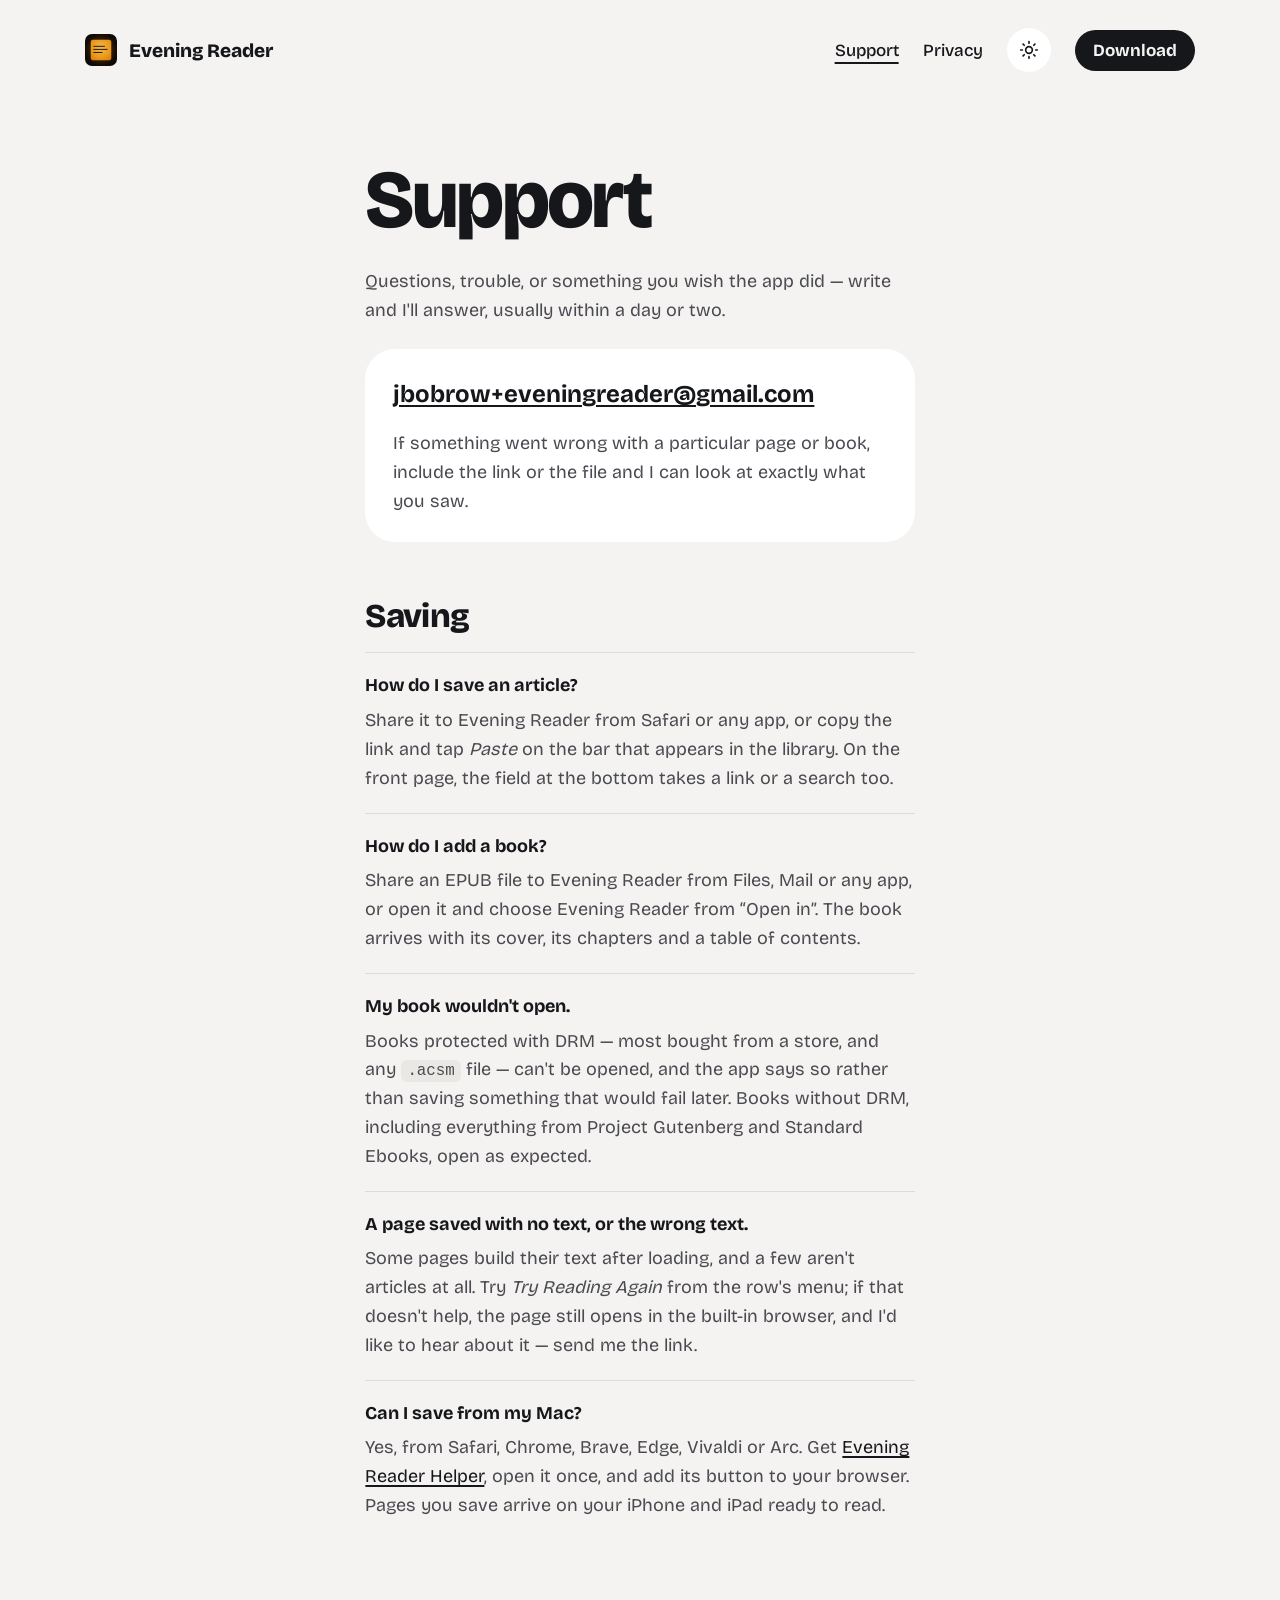
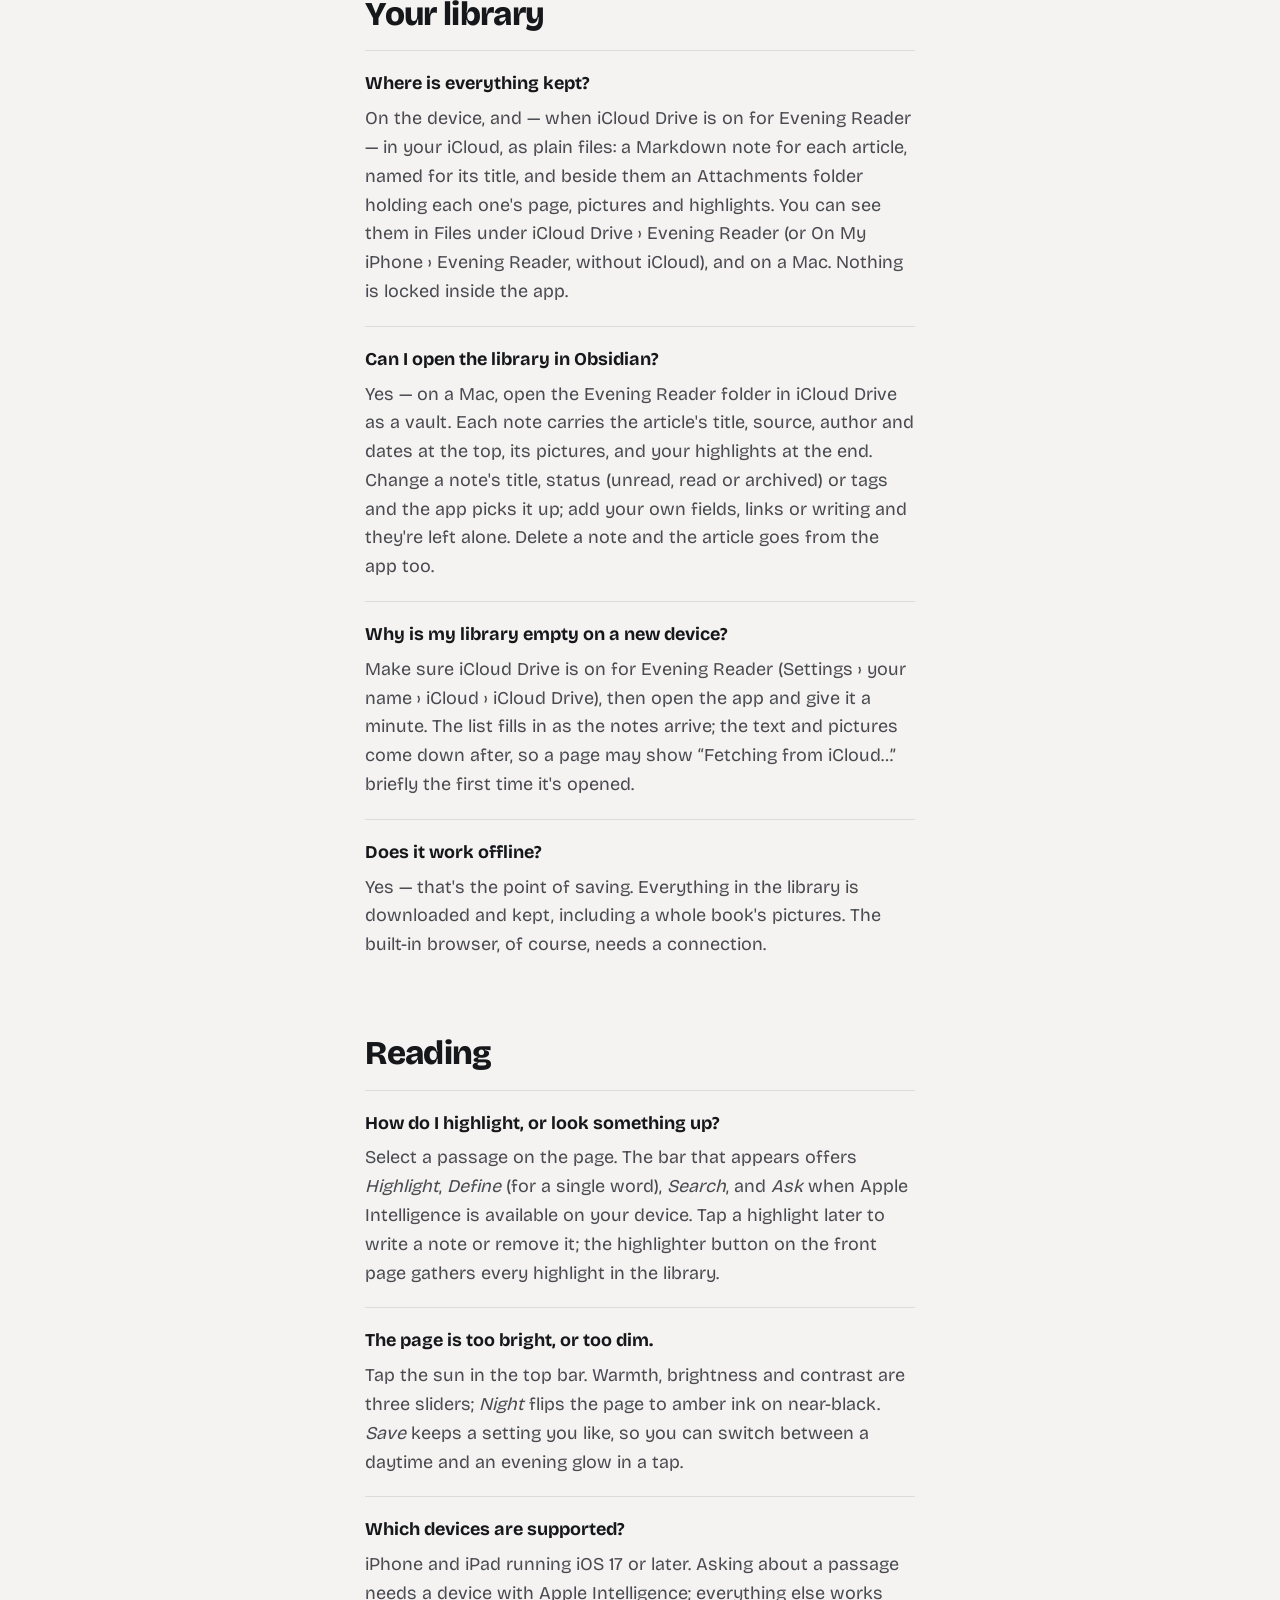
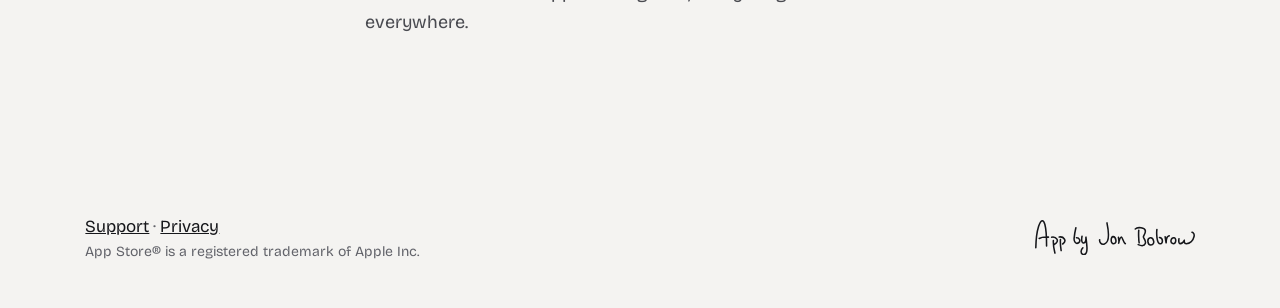
<file: docs/support.html>
<!DOCTYPE html>
<html lang="en" data-theme="light">
<head>
    <meta charset="UTF-8">
    <meta name="viewport" content="width=device-width, initial-scale=1.0, viewport-fit=cover">
    <title>Evening Reader — Support</title>
    <meta name="description" content="Help with Evening Reader.">
    <meta name="theme-color" content="#F4F3F1">
    <link rel="icon" href="assets/icon.png">
    <link rel="apple-touch-icon" href="assets/icon.png">
    <link rel="preconnect" href="https://fonts.googleapis.com">
    <link rel="preconnect" href="https://fonts.gstatic.com" crossorigin>
    <link rel="stylesheet" href="https://fonts.googleapis.com/css2?family=Bricolage+Grotesque:opsz,wght@12..96,400..800&amp;display=swap">
    <link rel="stylesheet" href="assets/site.css">
    <script src="assets/site.js"></script>
</head>
<body>
    <header class="site-head">
        <a class="brand" href="index.html"><img src="assets/icon.png" alt="" width="32" height="32">Evening Reader</a>
        <nav aria-label="Site">
            <a href="support.html" aria-current="page">Support</a>
            <a href="privacy.html">Privacy</a>
            <button class="lights" type="button" aria-label="Turn the lights off">
                <svg class="sun" viewBox="0 0 24 24" fill="none" stroke="currentColor" stroke-width="2" stroke-linecap="round" stroke-linejoin="round" aria-hidden="true"><circle cx="12" cy="12" r="4"/><path d="M12 2v2M12 20v2M4.9 4.9l1.4 1.4M17.7 17.7l1.4 1.4M2 12h2M20 12h2M4.9 19.1l1.4-1.4M17.7 6.3l1.4-1.4"/></svg>
                <svg class="moon" viewBox="0 0 24 24" fill="none" stroke="currentColor" stroke-width="2" stroke-linecap="round" stroke-linejoin="round" aria-hidden="true"><path d="M21 12.8A9 9 0 1 1 11.2 3a7 7 0 0 0 9.8 9.8z"/></svg>
            </button>
            <a class="download" href="https://apps.apple.com/us/app/evening-reader/id6806076273">Download</a>
        </nav>
    </header>

    <main class="content">
        <h1>Support</h1>
        <p>Questions, trouble, or something you wish the app did — write and I'll answer, usually within a day or two.</p>

        <div class="contact">
            <p class="email"><a href="mailto:jbobrow+eveningreader@gmail.com">jbobrow+eveningreader@gmail.com</a></p>
            <p>If something went wrong with a particular page or book, include the link or the file and I can look at exactly what you saw.</p>
        </div>

        <h2>Saving</h2>

        <div class="faq-item">
            <div class="faq-question">How do I save an article?</div>
            <div class="faq-answer">Share it to Evening Reader from Safari or any app, or copy the link and tap <em>Paste</em> on the bar that appears in the library. On the front page, the field at the bottom takes a link or a search too.</div>
        </div>

        <div class="faq-item">
            <div class="faq-question">How do I add a book?</div>
            <div class="faq-answer">Share an EPUB file to Evening Reader from Files, Mail or any app, or open it and choose Evening Reader from “Open in”. The book arrives with its cover, its chapters and a table of contents.</div>
        </div>

        <div class="faq-item">
            <div class="faq-question">My book wouldn't open.</div>
            <div class="faq-answer">Books protected with DRM — most bought from a store, and any <code>.acsm</code> file — can't be opened, and the app says so rather than saving something that would fail later. Books without DRM, including everything from Project Gutenberg and Standard Ebooks, open as expected.</div>
        </div>

        <div class="faq-item">
            <div class="faq-question">A page saved with no text, or the wrong text.</div>
            <div class="faq-answer">Some pages build their text after loading, and a few aren't articles at all. Try <em>Try Reading Again</em> from the row's menu; if that doesn't help, the page still opens in the built-in browser, and I'd like to hear about it — send me the link.</div>
        </div>

        <div class="faq-item">
            <div class="faq-question">Can I save from my Mac?</div>
            <div class="faq-answer">Yes, from Safari, Chrome, Brave, Edge, Vivaldi or Arc. Get <a href="mac.html">Evening Reader Helper</a>, open it once, and add its button to your browser. Pages you save arrive on your iPhone and iPad ready to read.</div>
        </div>

        <h2>Your library</h2>

        <div class="faq-item">
            <div class="faq-question">Where is everything kept?</div>
            <div class="faq-answer">On the device, and — when iCloud Drive is on for Evening Reader — in your iCloud, as plain files: a Markdown note for each article, named for its title, and beside them an Attachments folder holding each one's page, pictures and highlights. You can see them in Files under iCloud Drive › Evening Reader (or On My iPhone › Evening Reader, without iCloud), and on a Mac. Nothing is locked inside the app.</div>
        </div>

        <div class="faq-item">
            <div class="faq-question">Can I open the library in Obsidian?</div>
            <div class="faq-answer">Yes — on a Mac, open the Evening Reader folder in iCloud Drive as a vault. Each note carries the article's title, source, author and dates at the top, its pictures, and your highlights at the end. Change a note's title, status (unread, read or archived) or tags and the app picks it up; add your own fields, links or writing and they're left alone. Delete a note and the article goes from the app too.</div>
        </div>

        <div class="faq-item">
            <div class="faq-question">Why is my library empty on a new device?</div>
            <div class="faq-answer">Make sure iCloud Drive is on for Evening Reader (Settings › your name › iCloud › iCloud Drive), then open the app and give it a minute. The list fills in as the notes arrive; the text and pictures come down after, so a page may show “Fetching from iCloud…” briefly the first time it's opened.</div>
        </div>

        <div class="faq-item">
            <div class="faq-question">Does it work offline?</div>
            <div class="faq-answer">Yes — that's the point of saving. Everything in the library is downloaded and kept, including a whole book's pictures. The built-in browser, of course, needs a connection.</div>
        </div>

        <h2>Reading</h2>

        <div class="faq-item">
            <div class="faq-question">How do I highlight, or look something up?</div>
            <div class="faq-answer">Select a passage on the page. The bar that appears offers <em>Highlight</em>, <em>Define</em> (for a single word), <em>Search</em>, and <em>Ask</em> when Apple Intelligence is available on your device. Tap a highlight later to write a note or remove it; the highlighter button on the front page gathers every highlight in the library.</div>
        </div>

        <div class="faq-item">
            <div class="faq-question">The page is too bright, or too dim.</div>
            <div class="faq-answer">Tap the sun in the top bar. Warmth, brightness and contrast are three sliders; <em>Night</em> flips the page to amber ink on near-black. <em>Save</em> keeps a setting you like, so you can switch between a daytime and an evening glow in a tap.</div>
        </div>

        <div class="faq-item">
            <div class="faq-question">Which devices are supported?</div>
            <div class="faq-answer">iPhone and iPad running iOS 17 or later. Asking about a passage needs a device with Apple Intelligence; everything else works everywhere.</div>
        </div>
    </main>

    <footer class="site-foot">
        <div>
            <p><a href="support.html">Support</a> · <a href="privacy.html">Privacy</a></p>
            <p class="fine">App Store® is a registered trademark of Apple Inc.</p>
        </div>
        <a class="by-jon" href="https://apps.jonbobrow.com" aria-label="App by Jon Bobrow"><svg viewBox="0 0 3087.29 681.93" fill="none" stroke="currentColor" stroke-width="30" stroke-linecap="round" stroke-linejoin="round" aria-hidden="true"><path d="M1610.11,335.11c0,17.82,19.8,77.22,3.96,110.89M15,537.47C23.66,136.35,107.34,18.04,136.2,15.15c28.86-2.89,86.57,31.74,86.57,484.8M80.58,356.55c65.34-37.62,178.21-25.74,178.21-25.74M320.17,330.81c81.18-15.84,176.23,73.26,47.52,142.57M466.7,328.83c81.18-15.84,160.39,71.28,67.32,134.65M353.83,396.15c-5.94,104.95,29.7,241.57,29.7,241.57M490.46,378.33c-5.94,104.95,13.86,211.87,13.86,211.87M788.37,148.98c-11.88,49.5-26.16,130.64-33.66,199.99-7.92,73.26,38.68,123.77,86.2,90.1s12.8-101.98-40.66-98.06M923.02,537.08c-35.64,27.72-53.4,109.67,2.96,126.69,69.81,21.08,80.2-67.28,76.24-138.57s-19.8-194.05-19.8-194.05M982.42,331.15c1.98,75.24-9.9,118.81-51.48,110.89s-31.68-85.14-23.76-128.71M1388.34,55.92c29.7,142.57,55.95,373.41-47.52,407.9-71.28,23.76-100.98-51.48-93.06-83.16M1507.15,321.25c-45.54-3.96-56.51,138.61,9.9,138.61,73.26,0,47.85-133.59-9.9-138.61ZM2225.92,343.03c-72.62,9.68-56.39,142.67,9.9,138.61,97.02-5.94,49.5-146.53-9.9-138.61ZM2686.12,343.13c-64.18-8.02-87.35,95.19-26.56,112.77,66.28,19.16,73.26-106.93,26.56-112.77ZM1614.07,445.99c19.8-85.14,41.58-116.83,55.44-116.83s37.62,108.91,73.26,128.71M1934.85,172.74c47.52-45.54,186.13-25.74,194.05,33.66,7.92,59.4-39.6,97.02-37.62,122.77s56.36,69.3,38.54,120.79-66.26,57.42-137.55,25.74M2002.17,198.48c-5.94,47.52-1.98,209.89,7.92,241.57M2352.65,182.64c-7.92,55.44-9.84,280.18,67.32,277.21,51.48-1.98,57.42-116.83-17.82-122.77M2590.26,305.41c-35.64,13.86-59.4,27.56-59.4,134.65,0,9.9-15.84-93.06-19.8-116.83M2881.33,392.53s-9.9,67.32,39.6,65.34c69.28-2.77,130.89-59.33,148.51-138.61,15.84-71.28-39.6-83.16-39.6-83.16M2778.37,360.85c-7.92,49.5-1.85,92.77,17.82,95.04,51.48,5.94,85.14-63.36,85.14-63.36"/></svg></a>
    </footer>
</body>
</html>
</file>
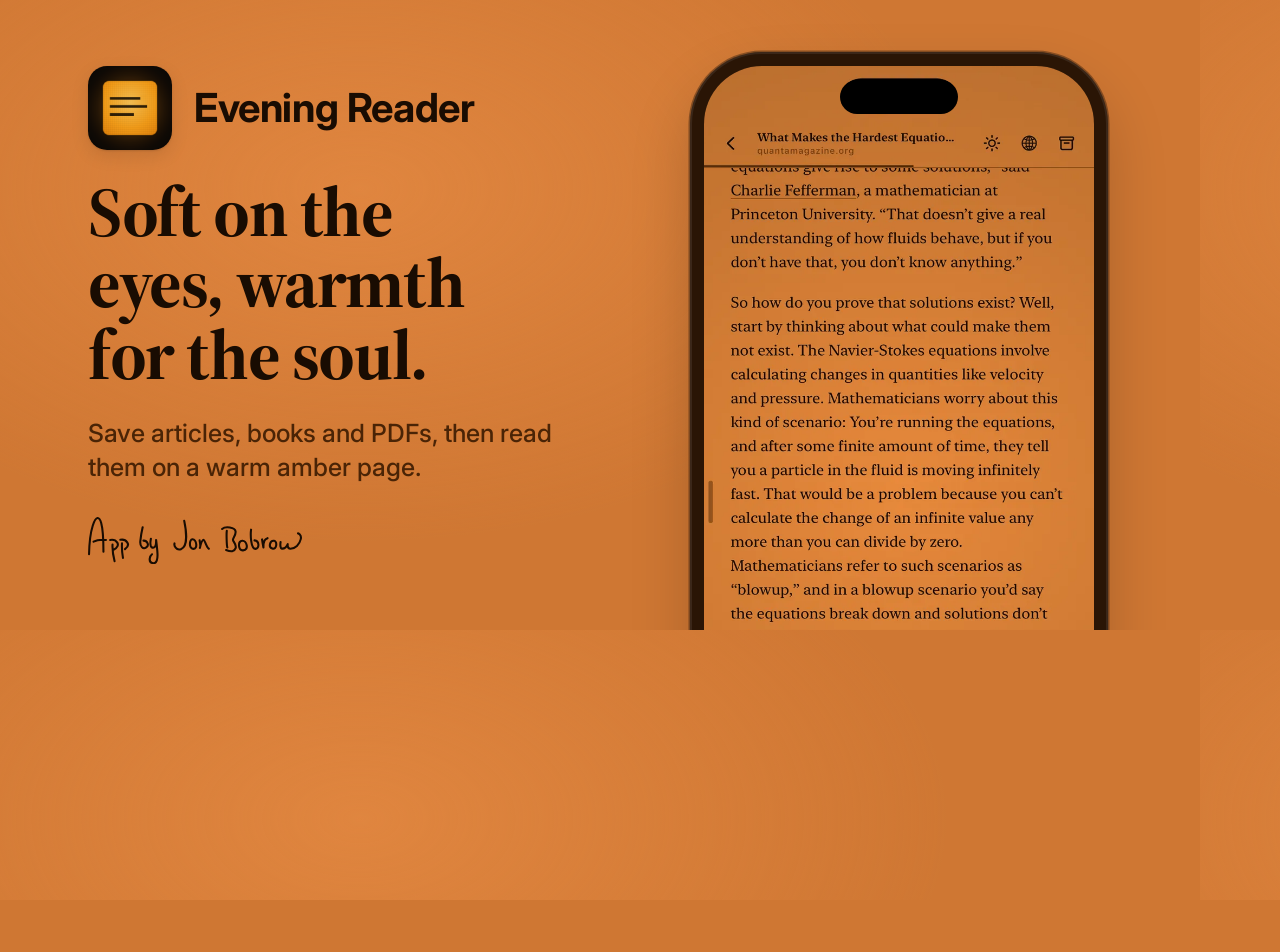
<file: og/og-image.html>
<!DOCTYPE html>
<html lang="en">
<head>
<!-- Source for the site's share image (og:image), 1200x630 drawn at 2x.
     Same layout as the NYC Parking, NYC Rent and Now Departing previews:
     icon and name, the tagline big, one line on what it does, the signature,
     and the app itself on the right. Re-render with ./render.sh -->
<meta charset="utf-8">
<title>Evening Reader share image</title>
<link rel="stylesheet" href="https://fonts.googleapis.com/css2?family=Source+Serif+4:opsz,wght@8..60,700&family=Inter:wght@500;600&display=block">
<style>
  * { margin: 0; padding: 0; box-sizing: border-box; }
  html, body { width: 1200px; height: 630px; overflow: hidden; }
  body {
    background: radial-gradient(ellipse 70% 80% at 30% 30%, rgba(235,143,71,.6), rgba(235,143,71,0) 70%), #cf7733;
    color: #190c02;
    font-family: -apple-system, BlinkMacSystemFont, "SF Pro Text", Inter, "Helvetica Neue", Arial, sans-serif;
    -webkit-font-smoothing: antialiased;
    position: relative;
  }
  .copy {
    position: absolute; left: 88px; top: 0; bottom: 0; width: 540px;
    display: flex; flex-direction: column; justify-content: center; gap: 26px;
  }
  .app { display: flex; align-items: center; gap: 22px; }
  .app img { width: 84px; height: 84px; border-radius: 19px; box-shadow: 0 1px 2px rgba(0,0,0,.12), 0 6px 18px rgba(0,0,0,.10); }
  .app span { font-size: 40px; font-weight: 700; letter-spacing: -0.01em; }
  h1 {
    font-family: ui-serif, "New York", "Iowan Old Style", "Source Serif 4", Georgia, serif;
    font-size: 70px; font-weight: 700;
    line-height: 1.02; letter-spacing: -0.02em;
    text-wrap: balance;
  }
  .pitch { font-size: 25px; line-height: 1.38; color: #4a2406; font-weight: 500; max-width: 500px; }
  .note { font-size: 19px; font-weight: 600; color: #4a2406; opacity: .8; margin-top: -12px; }
  .sig { width: 214px; height: auto; color: #190c02; margin-top: 6px; }

  /* iPhone, cropped by the bottom edge like the NYC Parking preview */
  .phone {
    position: absolute; left: 690px; top: 52px; width: 418px; height: 900px;
    border-radius: 72px; padding: 14px;
    background: #2a1505;
    box-shadow: inset 0 0 0 2px rgba(255,255,255,.08), 0 0 0 1.5px rgba(0,0,0,.35), 0 30px 60px rgba(0,0,0,.18);
  }
  .screen { position: relative; width: 100%; height: 100%; border-radius: 58px; overflow: hidden; background: #000; }
  .screen img { width: 100%; display: block; }
  .island { position: absolute; top: 14px; left: 50%; width: 118px; height: 34px; margin-left: -59px; border-radius: 17px; background: #000; }

  /* Mac: the two screens bleed off the right edge */
  .mac { position: absolute; left: 672px; top: 110px; width: 600px; }
  .macs { width: 100%; display: block; filter: drop-shadow(0 24px 40px rgba(0,0,0,.12)); }
  .cur { position: absolute; width: 34px; filter: drop-shadow(0 2px 3px rgba(0,0,0,.25)); }
  .c1 { left: 150px; top: 190px; }
  .c2 { left: 420px; top: 120px; }
</style>
</head>
<body>
  <div class="copy">
    <div class="app"><img src="icon.png" alt=""><span>Evening Reader</span></div>
    <h1>Soft on the eyes, warmth for the soul.</h1>
    <p class="pitch">Save articles, books and PDFs, then read them on a warm amber page.</p>
    
    <!-- The same signature as the site footers and the other previews -->
    <svg class="sig" aria-label="App by Jon Bobrow" viewBox="0 0 3087.29 681.93" fill="none" stroke="currentColor" stroke-width="30" stroke-linecap="round" stroke-linejoin="round"><path d="M1610.11,335.11c0,17.82,19.8,77.22,3.96,110.89M15,537.47C23.66,136.35,107.34,18.04,136.2,15.15c28.86-2.89,86.57,31.74,86.57,484.8M80.58,356.55c65.34-37.62,178.21-25.74,178.21-25.74M320.17,330.81c81.18-15.84,176.23,73.26,47.52,142.57M466.7,328.83c81.18-15.84,160.39,71.28,67.32,134.65M353.83,396.15c-5.94,104.95,29.7,241.57,29.7,241.57M490.46,378.33c-5.94,104.95,13.86,211.87,13.86,211.87M788.37,148.98c-11.88,49.5-26.16,130.64-33.66,199.99-7.92,73.26,38.68,123.77,86.2,90.1s12.8-101.98-40.66-98.06M923.02,537.08c-35.64,27.72-53.4,109.67,2.96,126.69,69.81,21.08,80.2-67.28,76.24-138.57s-19.8-194.05-19.8-194.05M982.42,331.15c1.98,75.24-9.9,118.81-51.48,110.89s-31.68-85.14-23.76-128.71M1388.34,55.92c29.7,142.57,55.95,373.41-47.52,407.9-71.28,23.76-100.98-51.48-93.06-83.16M1507.15,321.25c-45.54-3.96-56.51,138.61,9.9,138.61,73.26,0,47.85-133.59-9.9-138.61ZM2225.92,343.03c-72.62,9.68-56.39,142.67,9.9,138.61,97.02-5.94,49.5-146.53-9.9-138.61ZM2686.12,343.13c-64.18-8.02-87.35,95.19-26.56,112.77,66.28,19.16,73.26-106.93,26.56-112.77ZM1614.07,445.99c19.8-85.14,41.58-116.83,55.44-116.83s37.62,108.91,73.26,128.71M1934.85,172.74c47.52-45.54,186.13-25.74,194.05,33.66,7.92,59.4-39.6,97.02-37.62,122.77s56.36,69.3,38.54,120.79-66.26,57.42-137.55,25.74M2002.17,198.48c-5.94,47.52-1.98,209.89,7.92,241.57M2352.65,182.64c-7.92,55.44-9.84,280.18,67.32,277.21,51.48-1.98,57.42-116.83-17.82-122.77M2590.26,305.41c-35.64,13.86-59.4,27.56-59.4,134.65,0,9.9-15.84-93.06-19.8-116.83M2881.33,392.53s-9.9,67.32,39.6,65.34c69.28-2.77,130.89-59.33,148.51-138.61,15.84-71.28-39.6-83.16-39.6-83.16M2778.37,360.85c-7.92,49.5-1.85,92.77,17.82,95.04,51.48,5.94,85.14-63.36,85.14-63.36"/></svg>
  </div>
  <div class="phone"><div class="screen"><img src="screen.webp" alt=""><div class="island"></div></div></div>
</body>
</html>
</file>
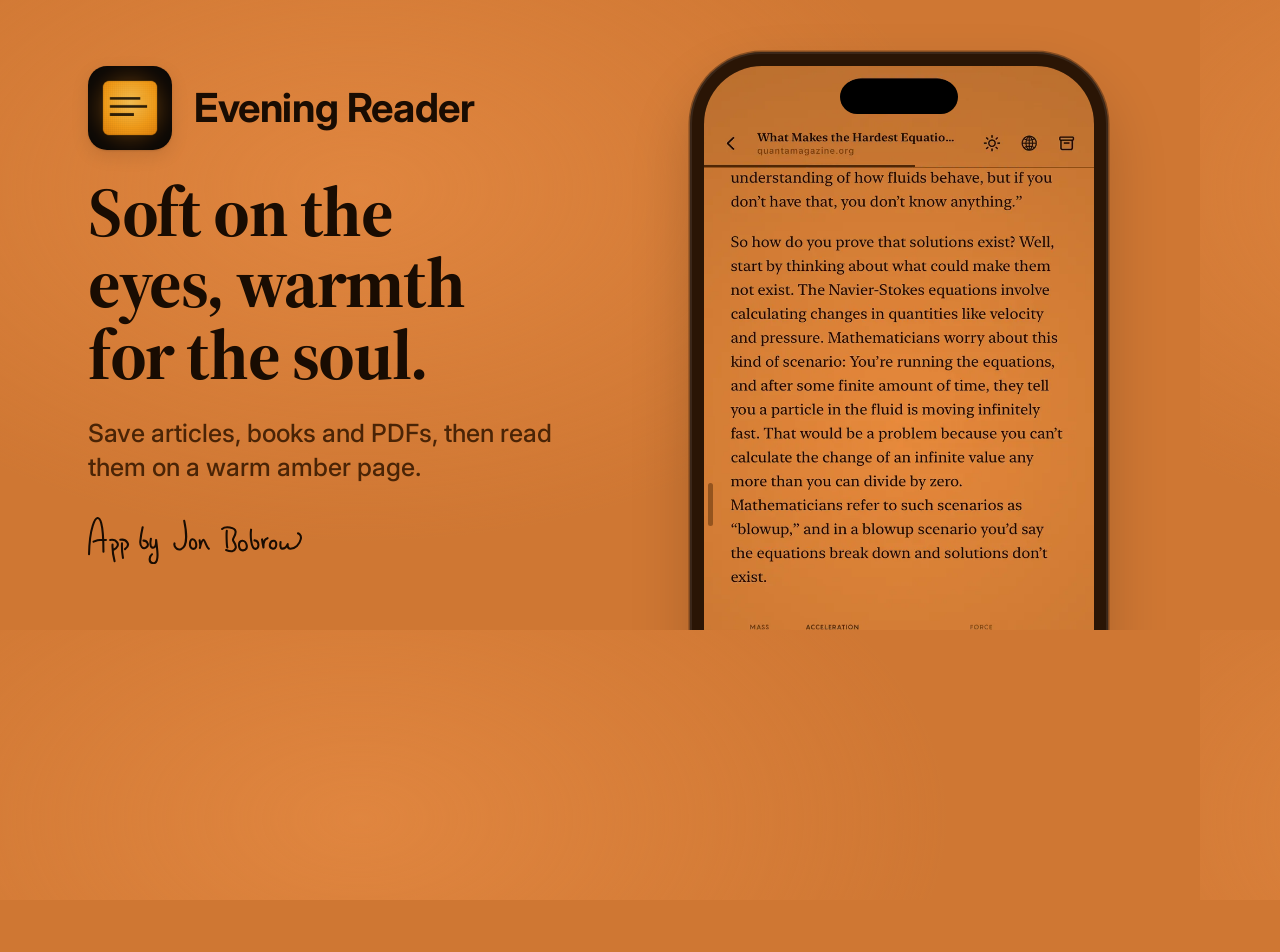
<file: og/og-video.html>
<!DOCTYPE html>
<html lang="en">
<head>
<!-- Source for the site's share video (og:video): the share image, with the
     article scrolling at a reading pace under the fixed top bar, then back to
     the top. The reading-progress line and the scroll indicator, both baked into
     screen.webp, are redrawn so they move with the scroll. An 8-second loop that
     opens and closes on the share image. Open it in a browser to watch it loop;
     re-render the video with ./render-video.sh -->
<meta charset="utf-8">
<title>Evening Reader share video</title>
<link rel="stylesheet" href="https://fonts.googleapis.com/css2?family=Source+Serif+4:opsz,wght@8..60,700&family=Inter:wght@500;600&display=block">
<style>
  * { margin: 0; padding: 0; box-sizing: border-box; }
  html, body { width: 1200px; height: 630px; overflow: hidden; }
  body {
    background: radial-gradient(ellipse 70% 80% at 30% 30%, rgba(235,143,71,.6), rgba(235,143,71,0) 70%), #cf7733;
    color: #190c02;
    font-family: -apple-system, BlinkMacSystemFont, "SF Pro Text", Inter, "Helvetica Neue", Arial, sans-serif;
    -webkit-font-smoothing: antialiased;
    position: relative;
  }
  .copy {
    position: absolute; left: 88px; top: 0; bottom: 0; width: 540px;
    display: flex; flex-direction: column; justify-content: center; gap: 26px;
  }
  .app { display: flex; align-items: center; gap: 22px; }
  .app img { width: 84px; height: 84px; border-radius: 19px; box-shadow: 0 1px 2px rgba(0,0,0,.12), 0 6px 18px rgba(0,0,0,.10); }
  .app span { font-size: 40px; font-weight: 700; letter-spacing: -0.01em; }
  h1 {
    font-family: ui-serif, "New York", "Iowan Old Style", "Source Serif 4", Georgia, serif;
    font-size: 70px; font-weight: 700;
    line-height: 1.02; letter-spacing: -0.02em;
    text-wrap: balance;
  }
  .pitch { font-size: 25px; line-height: 1.38; color: #4a2406; font-weight: 500; max-width: 500px; }
  .note { font-size: 19px; font-weight: 600; color: #4a2406; opacity: .8; margin-top: -12px; }
  .sig { width: 214px; height: auto; color: #190c02; margin-top: 6px; }

  /* iPhone, cropped by the bottom edge like the NYC Parking preview */
  .phone {
    position: absolute; left: 690px; top: 52px; width: 418px; height: 900px;
    border-radius: 72px; padding: 14px;
    background: #2a1505;
    box-shadow: inset 0 0 0 2px rgba(255,255,255,.08), 0 0 0 1.5px rgba(0,0,0,.35), 0 30px 60px rgba(0,0,0,.18);
  }
  .screen { position: relative; width: 100%; height: 100%; border-radius: 58px; overflow: hidden; background: #000; }
  .screen img { width: 100%; display: block; }
  .island { position: absolute; top: 14px; left: 50%; width: 118px; height: 34px; margin-left: -59px; border-radius: 17px; background: #000; }

  /* Mac: the two screens bleed off the right edge */
  .mac { position: absolute; left: 672px; top: 110px; width: 600px; }
  .macs { width: 100%; display: block; filter: drop-shadow(0 24px 40px rgba(0,0,0,.12)); }
  .cur { position: absolute; width: 34px; filter: drop-shadow(0 2px 3px rgba(0,0,0,.25)); }
  .c1 { left: 150px; top: 190px; }
  .c2 { left: 420px; top: 120px; }

  /* The screen in layers, in screen.webp pixels scaled by 390/720:
     the top bar (rows 0-188) stays put; the article below it scrolls. */
  .screen > .body, .screen > .bar { position: absolute; left: 0; right: 0; overflow: hidden; }
  .screen > .body { top: 102.375px; bottom: 0; }
  .screen > .bar { top: 0; height: 102.375px; }
  .screen .layer { position: absolute; left: 0; width: 390px; }
  .screen .layer img { width: 390px; display: block; }
  .body .layer { top: -102.375px; }
  /* Paint out the baked scroll indicator (x 8-16, y 765-843) with the page color */
  .patch { position: absolute; left: 2.708px; top: 410.583px; width: 8.667px; height: 49.833px; background: rgb(212 126 53); }
  .indicator {
    position: absolute; left: 4.333px; top: 414.375px; width: 4.875px; height: 42.792px;
    border-radius: 3px; background: rgb(148 84 30);
  }
  .progress { position: absolute; left: 0; top: 99.125px; height: 2.167px; width: 209.625px; background: rgb(80 38 4); }
</style>
</head>
<body>
  <div class="copy">
    <div class="app"><img src="icon.png" alt=""><span>Evening Reader</span></div>
    <h1>Soft on the eyes, warmth for the soul.</h1>
    <p class="pitch">Save articles, books and PDFs, then read them on a warm amber page.</p>
    
    <!-- The same signature as the site footers and the other previews -->
    <svg class="sig" aria-label="App by Jon Bobrow" viewBox="0 0 3087.29 681.93" fill="none" stroke="currentColor" stroke-width="30" stroke-linecap="round" stroke-linejoin="round"><path d="M1610.11,335.11c0,17.82,19.8,77.22,3.96,110.89M15,537.47C23.66,136.35,107.34,18.04,136.2,15.15c28.86-2.89,86.57,31.74,86.57,484.8M80.58,356.55c65.34-37.62,178.21-25.74,178.21-25.74M320.17,330.81c81.18-15.84,176.23,73.26,47.52,142.57M466.7,328.83c81.18-15.84,160.39,71.28,67.32,134.65M353.83,396.15c-5.94,104.95,29.7,241.57,29.7,241.57M490.46,378.33c-5.94,104.95,13.86,211.87,13.86,211.87M788.37,148.98c-11.88,49.5-26.16,130.64-33.66,199.99-7.92,73.26,38.68,123.77,86.2,90.1s12.8-101.98-40.66-98.06M923.02,537.08c-35.64,27.72-53.4,109.67,2.96,126.69,69.81,21.08,80.2-67.28,76.24-138.57s-19.8-194.05-19.8-194.05M982.42,331.15c1.98,75.24-9.9,118.81-51.48,110.89s-31.68-85.14-23.76-128.71M1388.34,55.92c29.7,142.57,55.95,373.41-47.52,407.9-71.28,23.76-100.98-51.48-93.06-83.16M1507.15,321.25c-45.54-3.96-56.51,138.61,9.9,138.61,73.26,0,47.85-133.59-9.9-138.61ZM2225.92,343.03c-72.62,9.68-56.39,142.67,9.9,138.61,97.02-5.94,49.5-146.53-9.9-138.61ZM2686.12,343.13c-64.18-8.02-87.35,95.19-26.56,112.77,66.28,19.16,73.26-106.93,26.56-112.77ZM1614.07,445.99c19.8-85.14,41.58-116.83,55.44-116.83s37.62,108.91,73.26,128.71M1934.85,172.74c47.52-45.54,186.13-25.74,194.05,33.66,7.92,59.4-39.6,97.02-37.62,122.77s56.36,69.3,38.54,120.79-66.26,57.42-137.55,25.74M2002.17,198.48c-5.94,47.52-1.98,209.89,7.92,241.57M2352.65,182.64c-7.92,55.44-9.84,280.18,67.32,277.21,51.48-1.98,57.42-116.83-17.82-122.77M2590.26,305.41c-35.64,13.86-59.4,27.56-59.4,134.65,0,9.9-15.84-93.06-19.8-116.83M2881.33,392.53s-9.9,67.32,39.6,65.34c69.28-2.77,130.89-59.33,148.51-138.61,15.84-71.28-39.6-83.16-39.6-83.16M2778.37,360.85c-7.92,49.5-1.85,92.77,17.82,95.04,51.48,5.94,85.14-63.36,85.14-63.36"/></svg>
  </div>
  <div class="phone"><div class="screen">
    <div class="body"><div class="layer" id="article"><img src="screen.webp" alt=""><div class="patch"></div></div></div>
    <div class="bar"><div class="layer"><img src="screen.webp" alt=""></div><div class="progress" id="progress"></div></div>
    <div class="indicator" id="indicator"></div>
    <div class="island"></div>
  </div></div>
  <script>
  // Scroll, in screen.webp pixels: three flicks down at reading pace, a pause,
  // then back to the top, as when you tap the status bar. 8-second loop.
  const T = 8, S = 390 / 720;
  const flicks = [[.8, 2.1, 0, 145], [2.7, 4.0, 145, 290], [4.6, 5.9, 290, 430], [6.5, 7.35, 430, 0]];
  const decel = (u) => 1 - Math.pow(1 - u, 3);                       // momentum after a flick
  const inOut = (u) => u < .5 ? 4 * u * u * u : 1 - Math.pow(-2 * u + 2, 3) / 2;
  // An article ~20 screens long: the indicator moves ~1/20 of the scroll, the
  // progress line ~1/40 (it spans 720px for the whole article)
  const article = document.getElementById('article'), bar = document.getElementById('progress'), ind = document.getElementById('indicator');
  window.seek = (time) => {
    const t = ((time % T) + T) % T;
    let d = 0;
    for (const [a, b, from, to] of flicks) {
      if (t >= b) d = to;
      else if (t > a) { const u = (t - a) / (b - a); d = from + (to - from) * (to < from ? inOut(u) : decel(u)); break; }
    }
    article.style.transform = `translateY(${(-d * S).toFixed(2)}px)`;
    ind.style.transform = `translateY(${(d * .05 * S).toFixed(2)}px)`;
    bar.style.width = `${((387 + d * .026) * S).toFixed(2)}px`;
  };
  seek(0);
  const t0 = performance.now();
  (function tick() { if (!window.__frozen) seek((performance.now() - t0) / 1000); requestAnimationFrame(tick); })();
  </script>
</body>
</html>
</file>
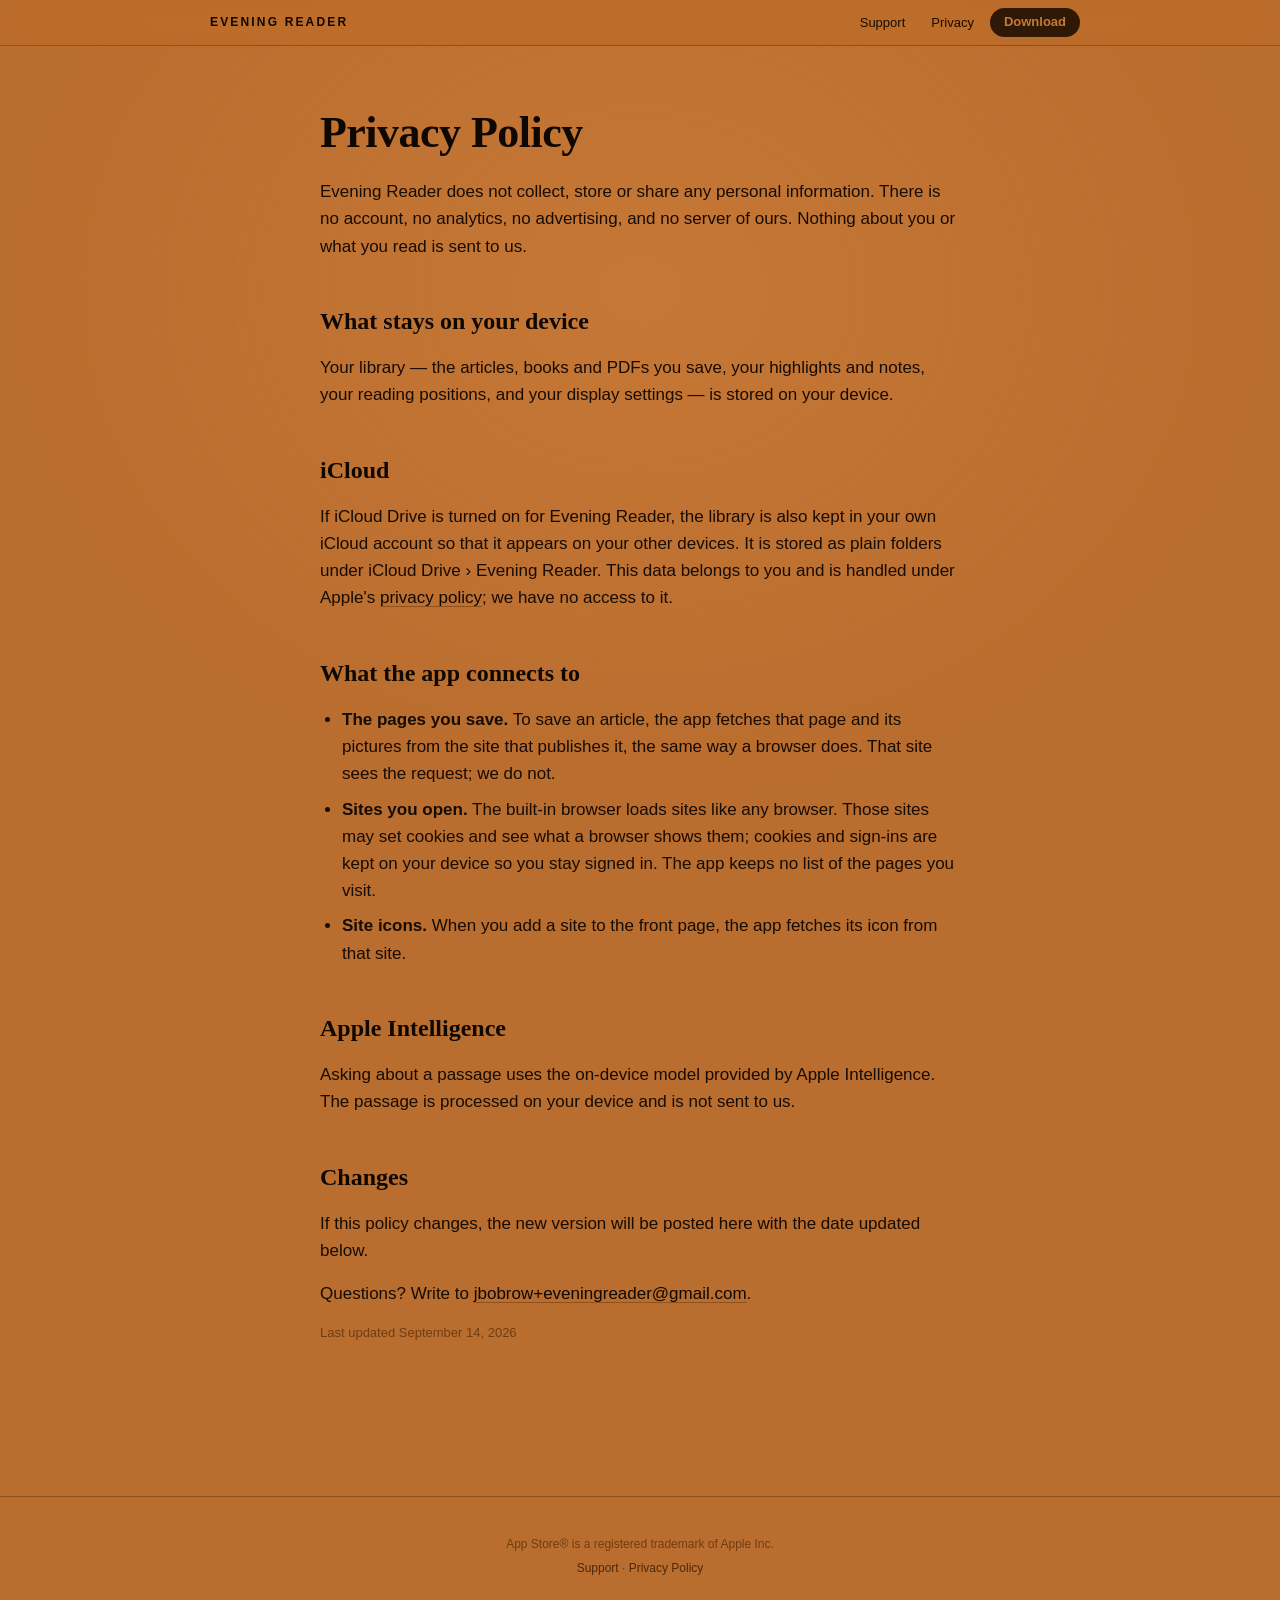
<file: Site/privacy.html>
<!DOCTYPE html>
<html lang="en">
<head>
    <meta charset="UTF-8">
    <meta name="viewport" content="width=device-width, initial-scale=1.0">
    <title>Evening Reader — Privacy Policy</title>
    <meta name="theme-color" content="#b96d2e">
    <link rel="icon" href="assets/icon.png">
    <link rel="stylesheet" href="assets/site.css">
</head>
<body>
    <nav>
        <div class="navbar">
            <a href="index.html" class="brand">Evening Reader</a>
            <a href="support.html">Support</a>
            <a href="privacy.html">Privacy</a>
            <a class="download" href="https://apps.apple.com/app/id0000000000">Download</a>
        </div>
    </nav>

    <main class="content">
        <h1>Privacy Policy</h1>

        <p>Evening Reader does not collect, store or share any personal information. There is no account, no analytics, no advertising, and no server of ours. Nothing about you or what you read is sent to us.</p>

        <h2>What stays on your device</h2>
        <p>Your library — the articles, books and PDFs you save, your highlights and notes, your reading positions, and your display settings — is stored on your device.</p>

        <h2>iCloud</h2>
        <p>If iCloud Drive is turned on for Evening Reader, the library is also kept in your own iCloud account so that it appears on your other devices. It is stored as plain folders under iCloud Drive › Evening Reader. This data belongs to you and is handled under Apple's <a href="https://www.apple.com/legal/privacy/">privacy policy</a>; we have no access to it.</p>

        <h2>What the app connects to</h2>
        <ul>
            <li><strong>The pages you save.</strong> To save an article, the app fetches that page and its pictures from the site that publishes it, the same way a browser does. That site sees the request; we do not.</li>
            <li><strong>Sites you open.</strong> The built-in browser loads sites like any browser. Those sites may set cookies and see what a browser shows them; cookies and sign-ins are kept on your device so you stay signed in. The app keeps no list of the pages you visit.</li>
            <li><strong>Site icons.</strong> When you add a site to the front page, the app fetches its icon from that site.</li>
        </ul>

        <h2>Apple Intelligence</h2>
        <p>Asking about a passage uses the on-device model provided by Apple Intelligence. The passage is processed on your device and is not sent to us.</p>

        <h2>Changes</h2>
        <p>If this policy changes, the new version will be posted here with the date updated below.</p>

        <p>Questions? Write to <a href="mailto:jbobrow+eveningreader@gmail.com">jbobrow+eveningreader@gmail.com</a>.</p>

        <p class="updated">Last updated September 14, 2026</p>
    </main>

    <footer>
        <p>App Store® is a registered trademark of Apple Inc.</p>
        <p class="links"><a href="support.html">Support</a> · <a href="privacy.html">Privacy Policy</a></p>
    </footer>
</body>
</html>
</file>
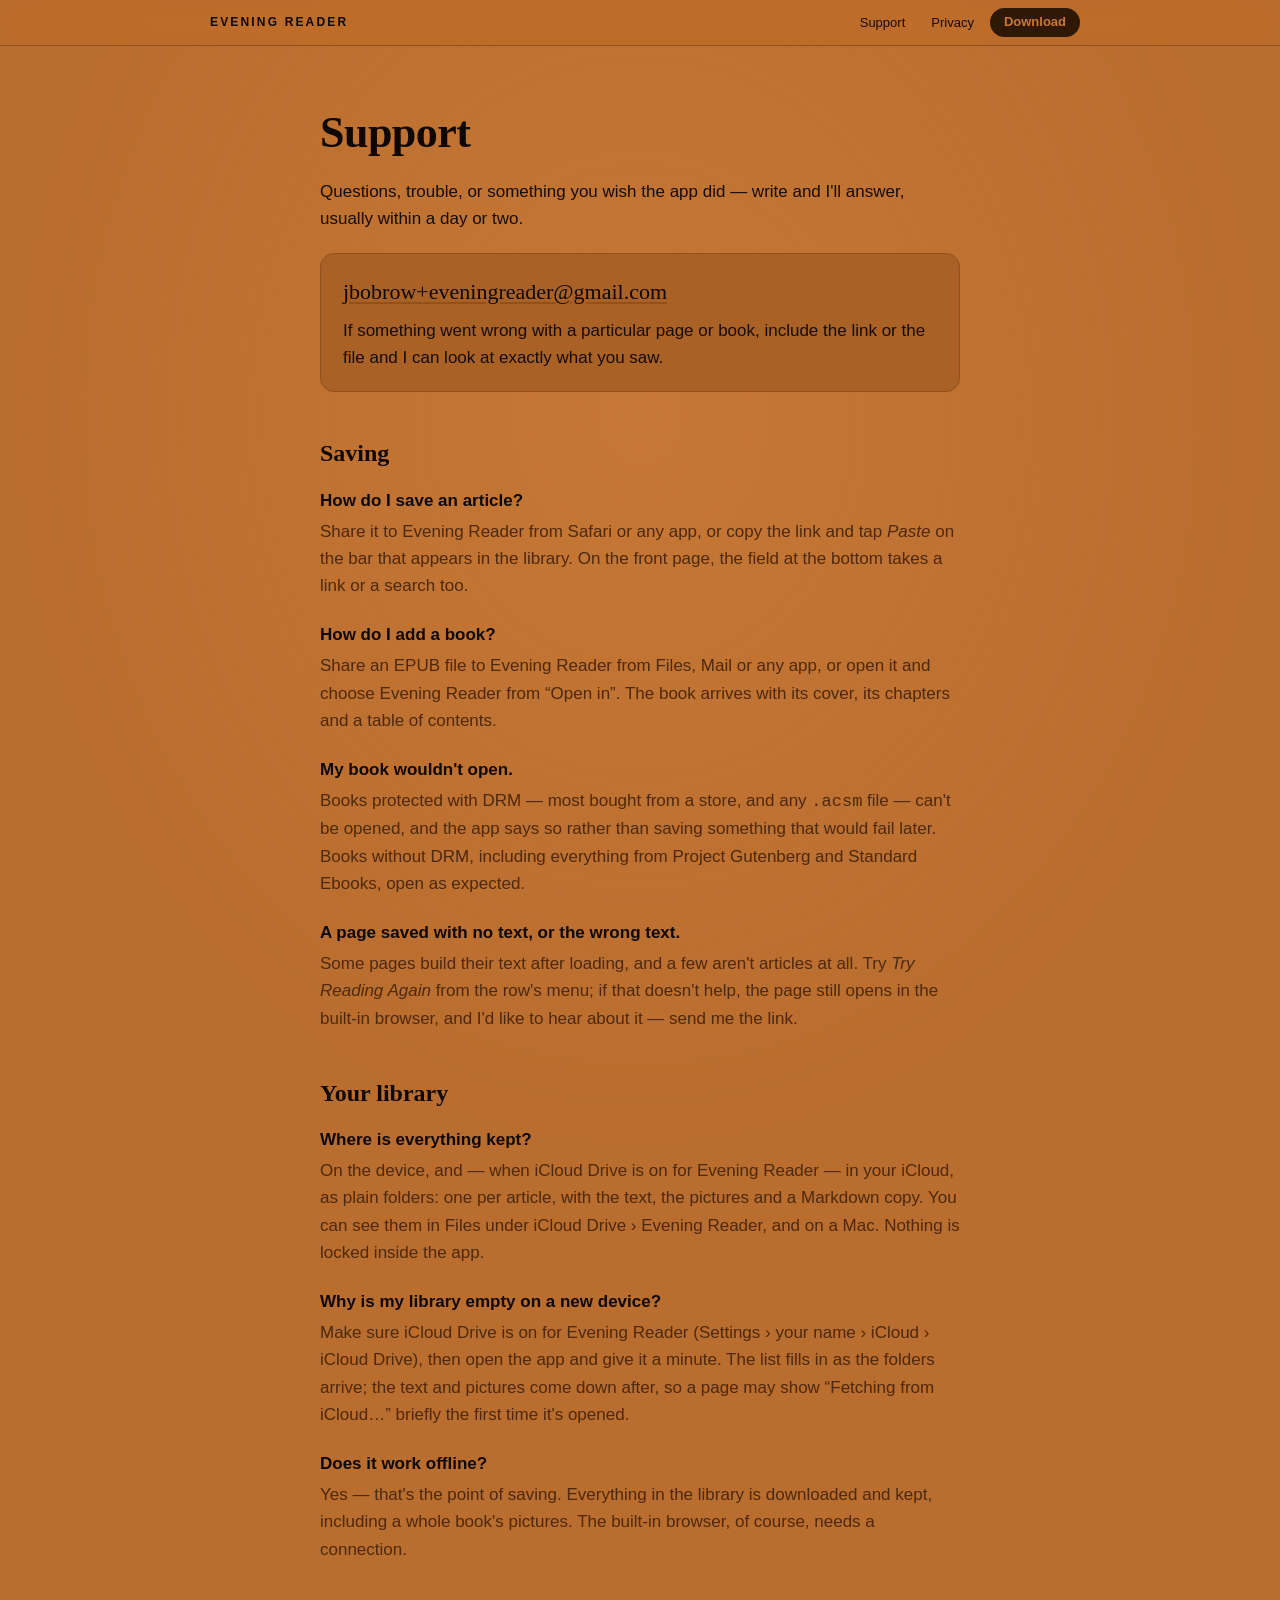
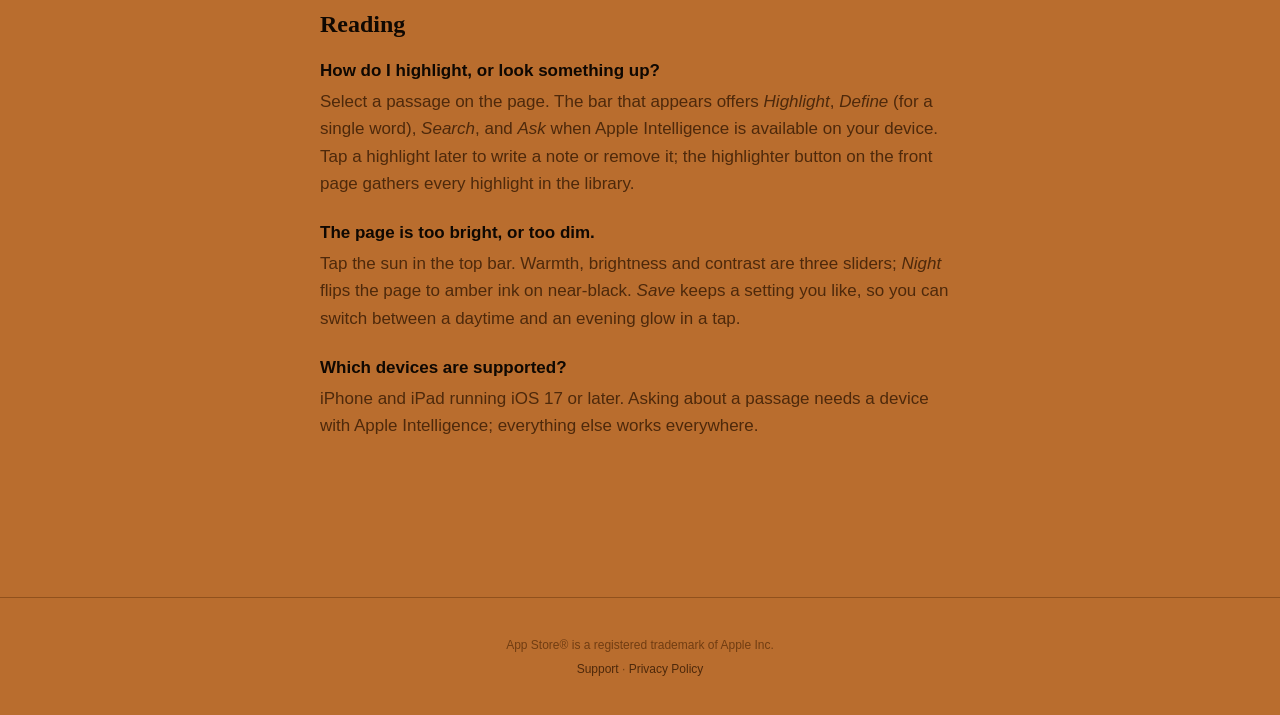
<file: Site/support.html>
<!DOCTYPE html>
<html lang="en">
<head>
    <meta charset="UTF-8">
    <meta name="viewport" content="width=device-width, initial-scale=1.0">
    <title>Evening Reader — Support</title>
    <meta name="theme-color" content="#b96d2e">
    <link rel="icon" href="assets/icon.png">
    <link rel="stylesheet" href="assets/site.css">
</head>
<body>
    <nav>
        <div class="navbar">
            <a href="index.html" class="brand">Evening Reader</a>
            <a href="support.html">Support</a>
            <a href="privacy.html">Privacy</a>
            <a class="download" href="https://apps.apple.com/app/id0000000000">Download</a>
        </div>
    </nav>

    <main class="content">
        <h1>Support</h1>
        <p>Questions, trouble, or something you wish the app did — write and I'll answer, usually within a day or two.</p>

        <div class="contact">
            <p class="email"><a href="mailto:jbobrow+eveningreader@gmail.com">jbobrow+eveningreader@gmail.com</a></p>
            <p>If something went wrong with a particular page or book, include the link or the file and I can look at exactly what you saw.</p>
        </div>

        <h2>Saving</h2>

        <div class="faq-item">
            <div class="faq-question">How do I save an article?</div>
            <div class="faq-answer">Share it to Evening Reader from Safari or any app, or copy the link and tap <em>Paste</em> on the bar that appears in the library. On the front page, the field at the bottom takes a link or a search too.</div>
        </div>

        <div class="faq-item">
            <div class="faq-question">How do I add a book?</div>
            <div class="faq-answer">Share an EPUB file to Evening Reader from Files, Mail or any app, or open it and choose Evening Reader from “Open in”. The book arrives with its cover, its chapters and a table of contents.</div>
        </div>

        <div class="faq-item">
            <div class="faq-question">My book wouldn't open.</div>
            <div class="faq-answer">Books protected with DRM — most bought from a store, and any <code>.acsm</code> file — can't be opened, and the app says so rather than saving something that would fail later. Books without DRM, including everything from Project Gutenberg and Standard Ebooks, open as expected.</div>
        </div>

        <div class="faq-item">
            <div class="faq-question">A page saved with no text, or the wrong text.</div>
            <div class="faq-answer">Some pages build their text after loading, and a few aren't articles at all. Try <em>Try Reading Again</em> from the row's menu; if that doesn't help, the page still opens in the built-in browser, and I'd like to hear about it — send me the link.</div>
        </div>

        <h2>Your library</h2>

        <div class="faq-item">
            <div class="faq-question">Where is everything kept?</div>
            <div class="faq-answer">On the device, and — when iCloud Drive is on for Evening Reader — in your iCloud, as plain folders: one per article, with the text, the pictures and a Markdown copy. You can see them in Files under iCloud Drive › Evening Reader, and on a Mac. Nothing is locked inside the app.</div>
        </div>

        <div class="faq-item">
            <div class="faq-question">Why is my library empty on a new device?</div>
            <div class="faq-answer">Make sure iCloud Drive is on for Evening Reader (Settings › your name › iCloud › iCloud Drive), then open the app and give it a minute. The list fills in as the folders arrive; the text and pictures come down after, so a page may show “Fetching from iCloud…” briefly the first time it's opened.</div>
        </div>

        <div class="faq-item">
            <div class="faq-question">Does it work offline?</div>
            <div class="faq-answer">Yes — that's the point of saving. Everything in the library is downloaded and kept, including a whole book's pictures. The built-in browser, of course, needs a connection.</div>
        </div>

        <h2>Reading</h2>

        <div class="faq-item">
            <div class="faq-question">How do I highlight, or look something up?</div>
            <div class="faq-answer">Select a passage on the page. The bar that appears offers <em>Highlight</em>, <em>Define</em> (for a single word), <em>Search</em>, and <em>Ask</em> when Apple Intelligence is available on your device. Tap a highlight later to write a note or remove it; the highlighter button on the front page gathers every highlight in the library.</div>
        </div>

        <div class="faq-item">
            <div class="faq-question">The page is too bright, or too dim.</div>
            <div class="faq-answer">Tap the sun in the top bar. Warmth, brightness and contrast are three sliders; <em>Night</em> flips the page to amber ink on near-black. <em>Save</em> keeps a setting you like, so you can switch between a daytime and an evening glow in a tap.</div>
        </div>

        <div class="faq-item">
            <div class="faq-question">Which devices are supported?</div>
            <div class="faq-answer">iPhone and iPad running iOS 17 or later. Asking about a passage needs a device with Apple Intelligence; everything else works everywhere.</div>
        </div>
    </main>

    <footer>
        <p>App Store® is a registered trademark of Apple Inc.</p>
        <p class="links"><a href="support.html">Support</a> · <a href="privacy.html">Privacy Policy</a></p>
    </footer>
</body>
</html>
</file>
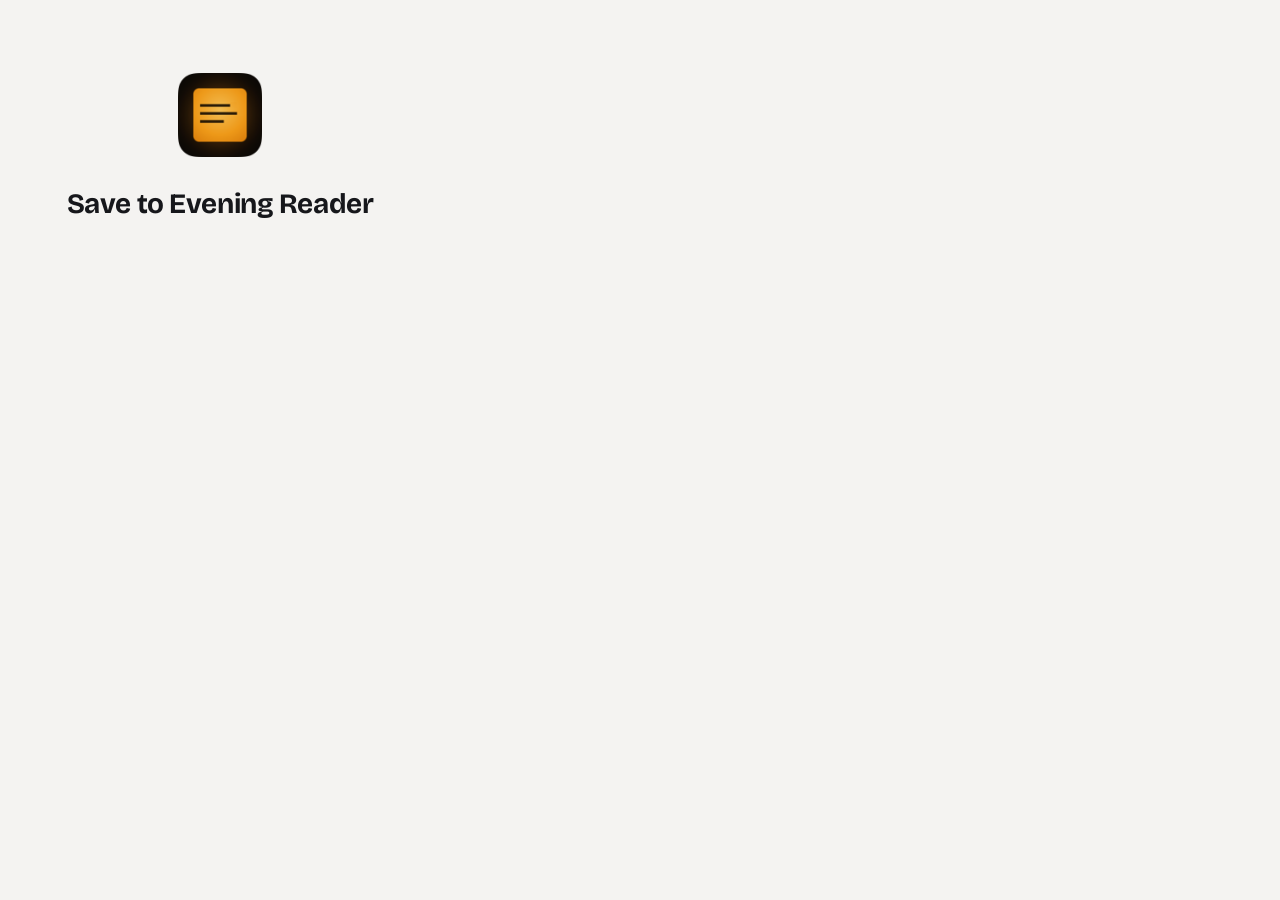
<file: Extension/store/promo-small.html>
<!doctype html>
<html lang="en">
<head>
<meta charset="utf-8">
<title>Save to Evening Reader</title>
<link rel="stylesheet" href="https://fonts.googleapis.com/css2?family=Bricolage+Grotesque:opsz,wght@12..96,400..800&display=swap">
<link rel="stylesheet" href="store.css">
<style>
    body { width: 440px; height: 280px; display: flex; flex-direction: column; align-items: center; justify-content: center; gap: 16px; }
    img { width: 112px; height: 112px; }
    .name { font-size: 28px; font-weight: 700; letter-spacing: -.015em; }
</style>
</head>
<body>
    <img src="../web/icons/icon-128.png" alt="">
    <div class="name">Save to Evening Reader</div>
</body>
</html>
</file>
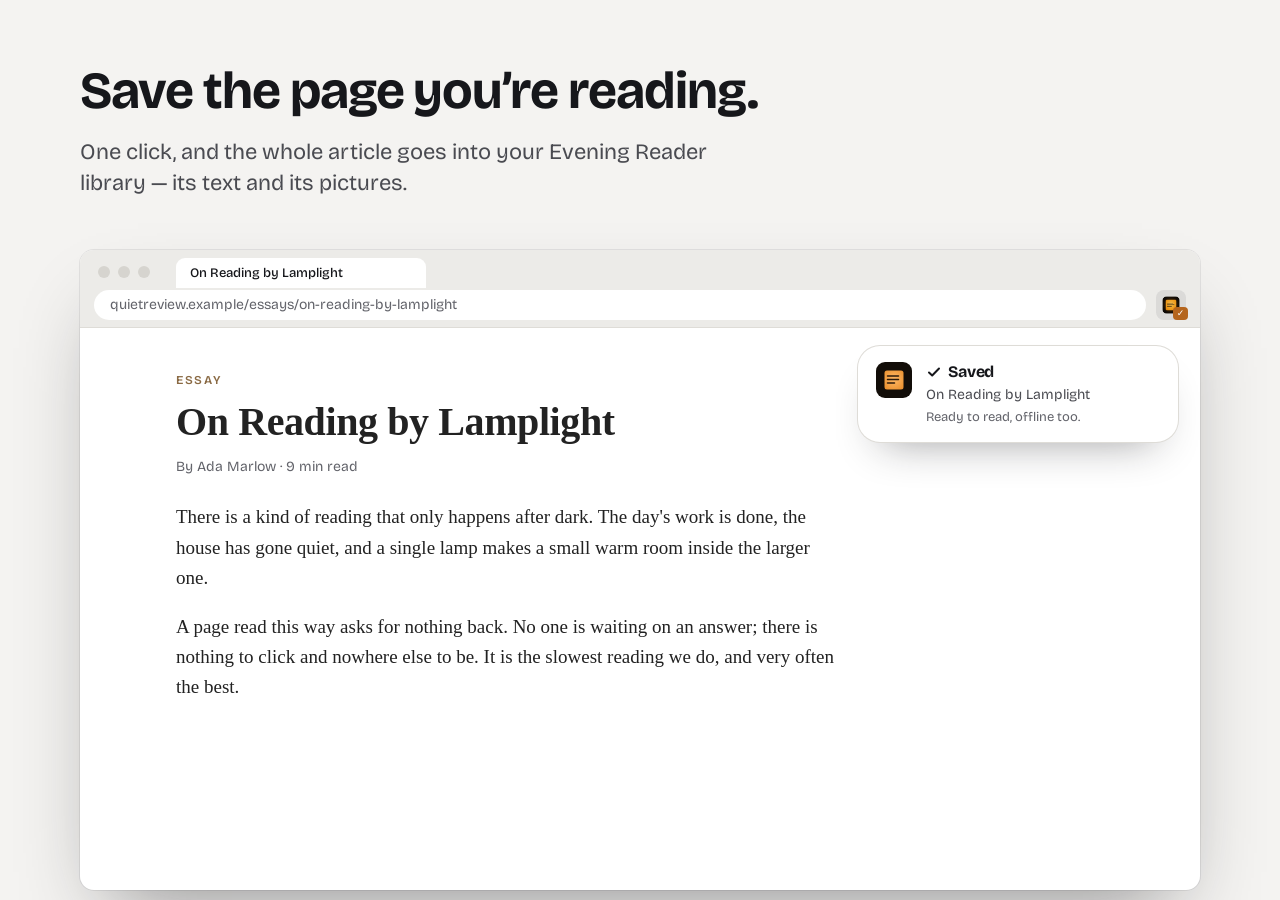
<file: Extension/store/screenshot-1.html>
<!doctype html>
<html lang="en">
<head>
<meta charset="utf-8">
<title>Save the page you’re reading</title>
<link rel="stylesheet" href="https://fonts.googleapis.com/css2?family=Bricolage+Grotesque:opsz,wght@12..96,400..800&display=swap">
<link rel="stylesheet" href="store.css">
<style>
    .caption { position: absolute; left: 80px; top: 64px; }
    .caption .lede { max-width: 46ch; }
    .window { left: 80px; top: 250px; width: 1120px; height: 640px; }
    .card { right: 22px; top: 96px; }
</style>
</head>
<body>
    <div class="caption">
        <h1>Save the page you’re reading.</h1>
        <p class="lede">One click, and the whole article goes into your Evening Reader library — its text and its pictures.</p>
    </div>

    <div class="window">
        <div class="chrome">
            <div class="lights"><i></i><i></i><i></i></div>
            <div class="tab">On Reading by Lamplight</div>
            <div class="bar">
                <div class="address">quietreview.example/essays/on-reading-by-lamplight</div>
                <div class="button pressed"><img src="../web/icons/icon-32.png" alt=""><span class="badge">✓</span></div>
            </div>
        </div>
        <div class="article">
            <div class="kicker">Essay</div>
            <h2>On Reading by Lamplight</h2>
            <div class="byline">By Ada Marlow · 9 min read</div>
            <p>There is a kind of reading that only happens after dark. The day's work is done, the house has gone quiet, and a single lamp makes a small warm room inside the larger one.</p>
            <p>A page read this way asks for nothing back. No one is waiting on an answer; there is nothing to click and nowhere else to be. It is the slowest reading we do, and very often the best.</p>
        </div>
        <div class="card">
            <svg class="icon" viewBox="0 0 36 36" aria-hidden="true">
                <defs><radialGradient id="er-page" cx="50%" cy="45%" r="70%"><stop offset="0" stop-color="#ffb866"/><stop offset="1" stop-color="#e98f2c"/></radialGradient></defs>
                <rect width="36" height="36" rx="9" fill="#120d08"/>
                <rect x="8.5" y="8.5" width="19" height="19" rx="2.5" fill="url(#er-page)"/>
                <path d="M11.5 14h11M11.5 17.5h11M11.5 21h7" stroke="#2b1a0b" stroke-width="1.5" stroke-linecap="round"/>
            </svg>
            <div class="text">
                <div class="headline"><svg viewBox="0 0 16 16" fill="none" stroke="currentColor" stroke-width="2" stroke-linecap="round" stroke-linejoin="round"><path d="M3 8.5l3.2 3L13 4.5"/></svg>Saved</div>
                <div class="detail">On Reading by Lamplight</div>
                <div class="note">Ready to read, offline too.</div>
            </div>
        </div>
    </div>
</body>
</html>
</file>
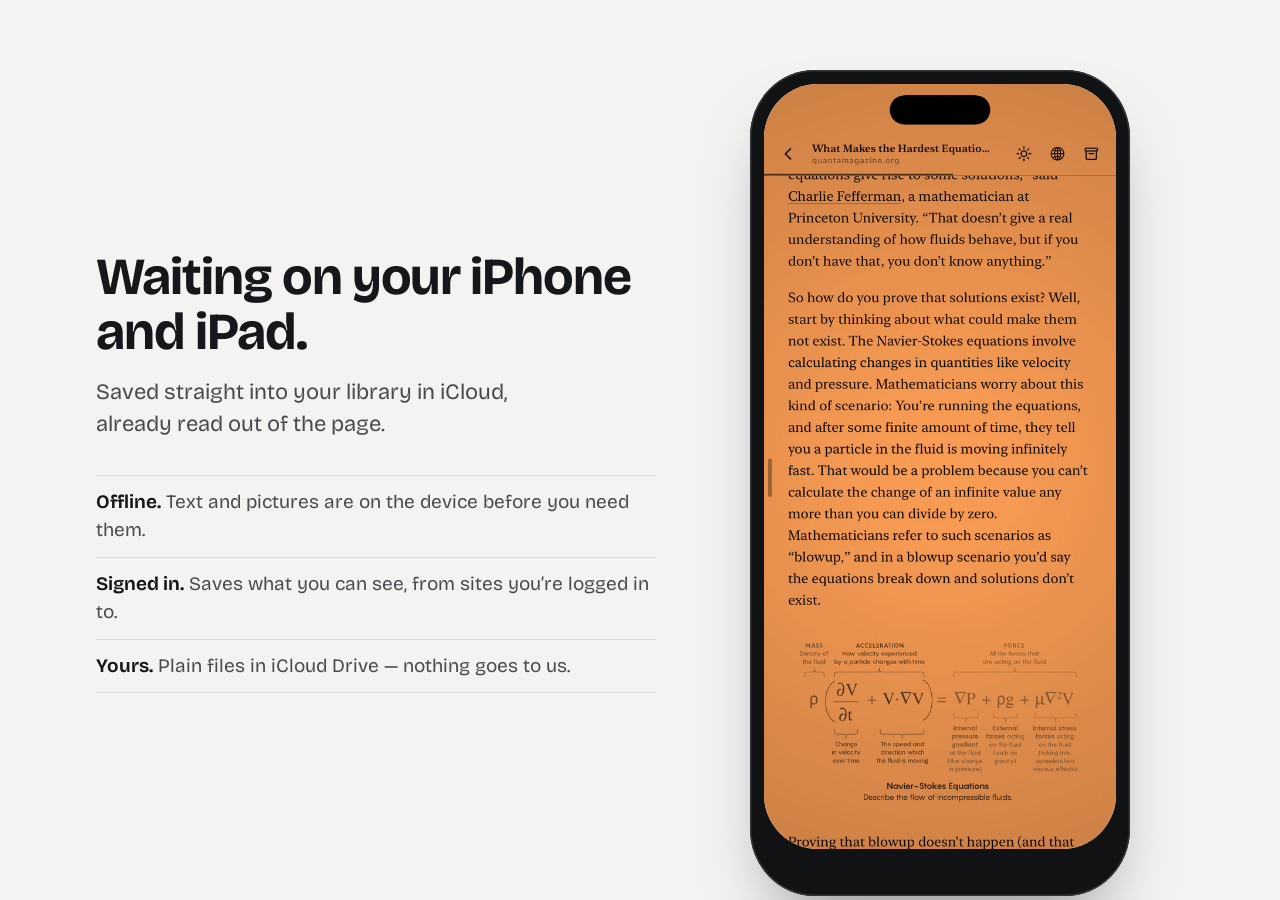
<file: Extension/store/screenshot-2.html>
<!doctype html>
<html lang="en">
<head>
<meta charset="utf-8">
<title>Ready on your iPhone</title>
<link rel="stylesheet" href="https://fonts.googleapis.com/css2?family=Bricolage+Grotesque:opsz,wght@12..96,400..800&display=swap">
<link rel="stylesheet" href="store.css">
<style>
    .caption { position: absolute; left: 96px; top: 250px; width: 560px; }
    .points { margin: 34px 0 0; padding: 0; list-style: none; font-size: 19px; line-height: 1.5; color: var(--body); }
    .points li { padding: 12px 0; border-top: 1px solid var(--rule); }
    .points li:last-child { border-bottom: 1px solid var(--rule); }
    .points strong { color: var(--fg); font-weight: 650; }
    .phone { right: 150px; top: 70px; width: 380px; height: 826px; }
</style>
</head>
<body>
    <div class="caption">
        <h1>Waiting on your iPhone and iPad.</h1>
        <p class="lede">Saved straight into your library in iCloud, already read out of the page.</p>
        <ul class="points">
            <li><strong>Offline.</strong> Text and pictures are on the device before you need them.</li>
            <li><strong>Signed in.</strong> Saves what you can see, from sites you’re logged in to.</li>
            <li><strong>Yours.</strong> Plain files in iCloud Drive — nothing goes to us.</li>
        </ul>
    </div>
    <div class="phone"><div class="glass"><img src="../../docs/assets/screens/phone-reader.webp" alt=""></div></div>
</body>
</html>
</file>
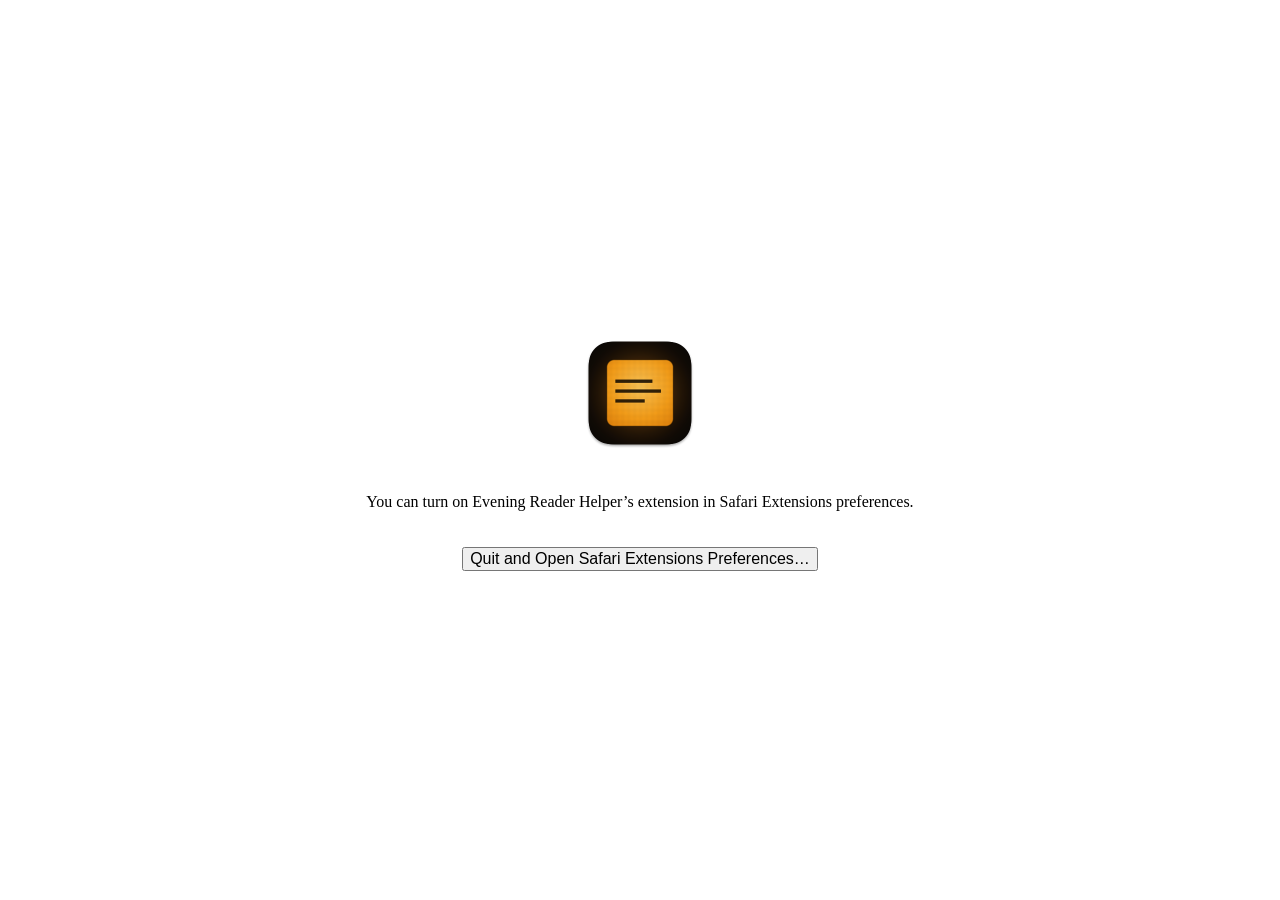
<file: Extension/Safari/Evening Reader Helper/Resources/Base.lproj/Main.html>
<!DOCTYPE html>
<html>
<head>
    <meta http-equiv="Content-Type" content="text/html; charset=utf-8">
    <meta http-equiv="Content-Security-Policy" content="default-src 'self'">

    <meta name="viewport" content="width=device-width, initial-scale=1, user-scalable=no">

    <link rel="stylesheet" href="../Style.css">
    <script src="../Script.js" defer></script>
</head>
<body>
    <img src="../Icon.png" width="128" height="128" alt="Evening Reader Helper Icon">
    <p class="state-unknown">You can turn on Evening Reader Helper’s extension in Safari Extensions preferences.</p>
    <p class="state-on">Evening Reader Helper’s extension is currently on. You can turn it off in Safari Extensions preferences.</p>
    <p class="state-off">Evening Reader Helper’s extension is currently off. You can turn it on in Safari Extensions preferences.</p>
    <button class="open-preferences">Quit and Open Safari Extensions Preferences…</button>
    <section class="chrome" hidden>
        <p class="chrome-ready">Save to Evening Reader is ready for <span class="chrome-browsers"></span> too. Add it from the Chrome Web Store, and it saves without anything else to install.</p>
        <p class="chrome-move">To save from Chrome too, move Evening Reader Helper to your Applications folder and open it again.</p>
        <p class="chrome-failed">Evening Reader Helper couldn't set itself up for Chrome: <span class="chrome-error"></span></p>
        <button class="open-chrome-store">Get the Chrome Extension…</button>
    </section>
</body>
</html>
</file>
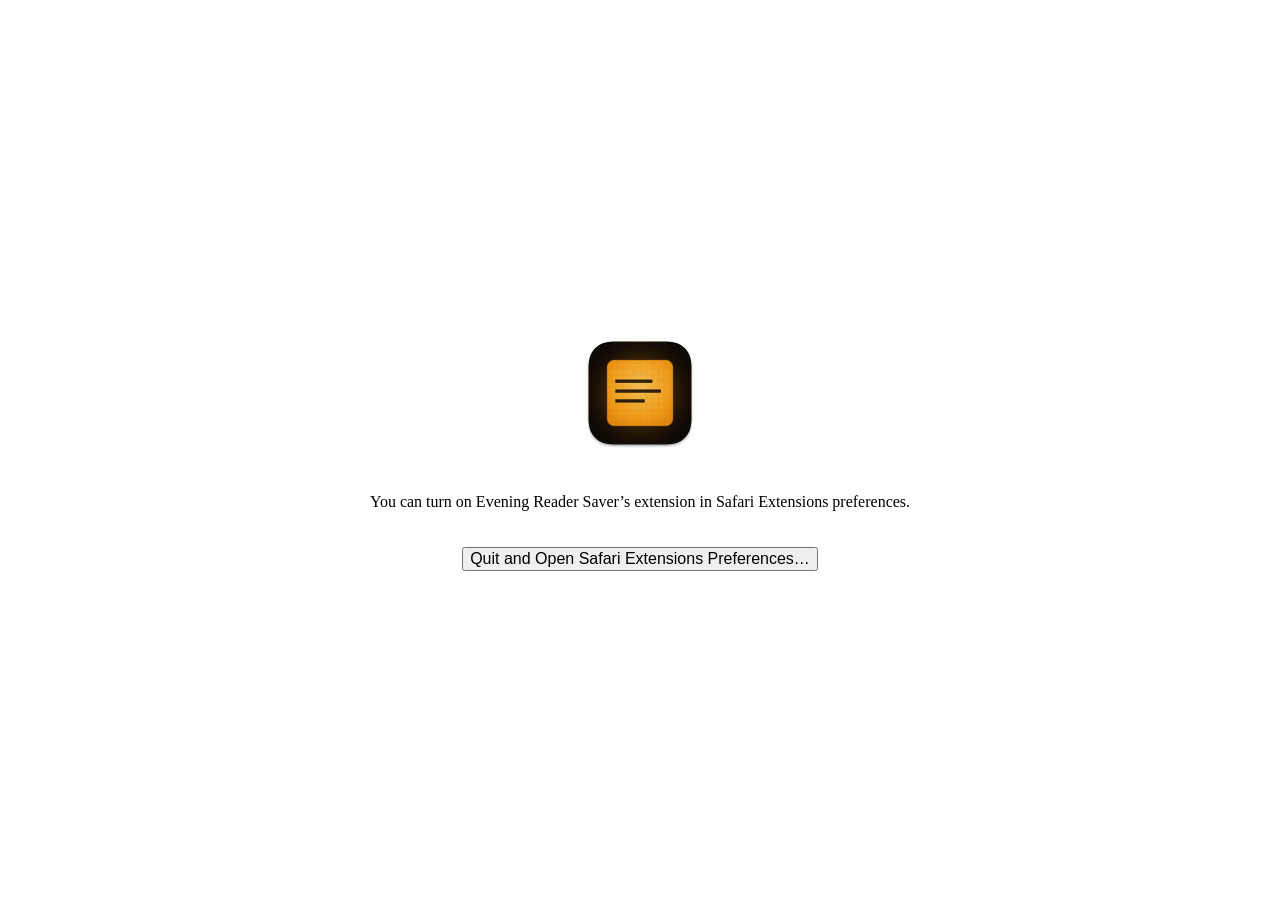
<file: Extension/Safari/Evening Reader Saver/Resources/Base.lproj/Main.html>
<!DOCTYPE html>
<html>
<head>
    <meta http-equiv="Content-Type" content="text/html; charset=utf-8">
    <meta http-equiv="Content-Security-Policy" content="default-src 'self'">

    <meta name="viewport" content="width=device-width, initial-scale=1, user-scalable=no">

    <link rel="stylesheet" href="../Style.css">
    <script src="../Script.js" defer></script>
</head>
<body>
    <img src="../Icon.png" width="128" height="128" alt="Evening Reader Saver Icon">
    <p class="state-unknown">You can turn on Evening Reader Saver’s extension in Safari Extensions preferences.</p>
    <p class="state-on">Evening Reader Saver’s extension is currently on. You can turn it off in Safari Extensions preferences.</p>
    <p class="state-off">Evening Reader Saver’s extension is currently off. You can turn it on in Safari Extensions preferences.</p>
    <button class="open-preferences">Quit and Open Safari Extensions Preferences…</button>
    <section class="chrome" hidden>
        <p class="chrome-ready">Save to Evening Reader is ready for <span class="chrome-browsers"></span> too. Add it from the Chrome Web Store, and it saves without anything else to install.</p>
        <p class="chrome-move">To save from Chrome too, move Evening Reader Saver to your Applications folder and open it again.</p>
        <p class="chrome-failed">Evening Reader Saver couldn't set itself up for Chrome: <span class="chrome-error"></span></p>
        <button class="open-chrome-store">Get the Chrome Extension…</button>
    </section>
</body>
</html>
</file>
<file: docs/assets/site.css>
/* Evening Reader — eveningreader.jonbobrow.com
   The page is paper (or ink, with the lights off); the amber lives only on the glass.
   Each screen is a greyscale picture multiplied over --glass, which site.js sets from
   the warmth slider, so every screen on the page takes the reader's glow at once. */

:root {
    --gutter: clamp(20px, 6.67vw, 96px);
    --glass: rgb(255, 160, 86);
    --sans: "Bricolage Grotesque", ui-sans-serif, system-ui, -apple-system, sans-serif;
    --spring: cubic-bezier(.2, .9, .25, 1);

    /* The warmth slider: paper at the cold end, warming through cream and apricot to
       orange amber — light and saturated the whole way. site.js draws the glass from
       these same stops. */
    --warmth-ramp: linear-gradient(90deg, #f4f3f1 0%, #faf0de 8.33%, #ffebcb 16.67%, #fee5c0 25%, #fedfb4 33.33%, #ffd7a7 41.67%, #ffcf99 50%, #ffc68c 58.33%, #ffbc7e 66.67%, #ffb16d 75%, #ffa55a 83.33%, #ff9942 91.67%, #fa8f2e 100%);

    /* Lights on */
    --bg: #F4F3F1;
    --fg: #16171B;
    --muted: #62636A;
    --body: #4A4B51;
    --card: #FFFFFF;
    --panel: #EAE8E4;
    --seg: #EDECE8;
    --rule: #DEDCD7;
    --pill: #FFFFFF;
    --shadow: rgba(22, 23, 27, .5);
    color-scheme: light;
}

/* Lights off */
:root[data-theme="dark"] {
    --bg: #0E0E10;
    --fg: #EDEBE7;
    --muted: #A9A7A2;
    --body: #BDBBB6;
    --card: #19191C;
    --panel: #18181B;
    --seg: #121214;
    --rule: rgba(255, 255, 255, .12);
    --pill: rgba(255, 255, 255, .08);
    --shadow: rgba(0, 0, 0, .6);
    color-scheme: dark;
}

*, *::before, *::after { box-sizing: border-box; }
html { -webkit-text-size-adjust: 100%; background: var(--bg); }
body {
    margin: 0;
    background: var(--bg);
    color: var(--fg);
    font-family: var(--sans);
    font-optical-sizing: auto;
    -webkit-font-smoothing: antialiased;
    overflow-x: hidden;
}
img { display: block; max-width: 100%; }
a { color: inherit; }
a:hover { opacity: .7; }
:focus-visible { outline: 3px solid currentColor; outline-offset: 4px; border-radius: 8px; }
h1, h2, h3, p { margin: 0; }

/* The lights going on and off: one fade, everywhere. Only after the first paint, so a
   remembered "off" is simply there. */
.ready body, .ready body * {
    transition: background-color .7s ease, color .7s ease, border-color .7s ease, box-shadow .7s ease;
}

/* ─── Header ─── */

.site-head {
    display: flex; justify-content: space-between; align-items: center; flex-wrap: wrap; gap: 16px;
    padding: 28px var(--gutter) 0;
}
.brand { display: flex; align-items: center; gap: 12px; font-weight: 800; font-size: 19px; text-decoration: none; }
.brand img { width: 32px; height: 32px; border-radius: 22%; }
.site-head nav { display: flex; align-items: center; gap: 24px; font-size: 17px; font-weight: 500; }
.site-head nav a { text-decoration: none; }
.site-head nav a[aria-current="page"] { text-decoration: underline; text-underline-offset: 6px; text-decoration-thickness: 2px; }
.download { background: var(--fg); color: var(--bg); padding: 10px 18px; border-radius: 22px; font-weight: 700; }

.lights {
    width: 44px; height: 44px; border-radius: 22px; border: 0; padding: 0;
    display: grid; place-items: center; cursor: pointer;
    background: var(--pill); color: var(--fg);
}
.lights svg { width: 20px; height: 20px; }
.lights .moon, [data-theme="dark"] .lights .sun { display: none; }
[data-theme="dark"] .lights .moon { display: block; }

/* ─── Hero ─── */

.hero {
    padding: clamp(56px, 7vw, 96px) var(--gutter) 0;
    display: flex; flex-wrap: wrap; align-items: flex-end; justify-content: space-between; gap: 32px 64px;
}
.hero-title { flex: 1 1 560px; min-width: 0; display: flex; flex-direction: column; gap: 18px; }
.meta { font-size: 16px; font-weight: 500; color: var(--muted); }
.hero h1 { font-size: clamp(52px, 8.2vw, 124px); line-height: .95; font-weight: 800; letter-spacing: -.032em; }
.tagline { font-size: clamp(22px, 2.4vw, 34px); line-height: 1.25; font-weight: 500; letter-spacing: -.012em; }
.hero-side { flex: 0 1 440px; min-width: 0; display: flex; flex-direction: column; gap: 22px; }
.lede { font-size: clamp(17px, 1.4vw, 20px); line-height: 1.55; color: var(--body); }
.actions { display: flex; flex-wrap: wrap; gap: 12px; }

.btn {
    display: inline-flex; align-items: center; gap: 10px; min-height: 54px; padding: 0 26px;
    border-radius: 27px; font-size: 17px; font-weight: 700; text-decoration: none;
    transition: transform .2s var(--spring);
}
.btn:hover { opacity: 1; transform: translateY(-2px); }
.btn-primary { background: var(--fg); color: var(--bg); }
.btn-ghost { box-shadow: inset 0 0 0 2px var(--fg); }
.btn svg { width: .75em; height: .92em; flex: none; }

/* ─── Devices ─── */

.glass { position: relative; overflow: hidden; isolation: isolate; background: var(--glass); }
.glass img { width: 100%; height: auto; mix-blend-mode: multiply; }

.phone { background: #111214; border-radius: 17% / 8.07%; box-shadow: inset 0 0 0 1.5px #34353A, 0 40px 70px -30px var(--shadow); }
.phone .glass { margin: 3.7%; border-radius: 15.4% / 7.07%; }

.mini { background: #111214; border-radius: 6.8% / 4.6%; box-shadow: inset 0 0 0 1.5px #34353A, 0 40px 80px -30px var(--shadow); }
.mini .glass { margin: 5.53%; border-radius: 4.9% / 3.2%; }

.pad { background: #111214; border-radius: 6% / 4.58%; box-shadow: inset 0 0 0 1.5px #34353A, 0 40px 80px -30px var(--shadow); }
.pad .glass { margin: 4%; border-radius: 3% / 2.26%; }

.duo { background: #1B1C20; border-radius: 4.5% / 6.28%; box-shadow: inset 0 0 0 1.5px #3A3B40, 0 40px 80px -30px var(--shadow); }
.duo .glass { margin: 2.1%; border-radius: 3.3% / 4.67%; display: flex; }
.duo .glass img { width: 50%; }
.duo .glass::after {   /* the crease */
    content: ""; position: absolute; top: 0; bottom: 0; left: calc(50% - 12px); width: 24px;
    background: linear-gradient(90deg, rgba(0,0,0,0), rgba(0,0,0,.09) 46%, rgba(255,255,255,.07) 54%, rgba(0,0,0,0));
}

/* The lockup: iPhone Duo, iPad mini and iPhone 18 Pro at true relative size
   (164.6, 132.6 and 71.9 mm wide), standing on one baseline. */
.lockup-wrap { padding: clamp(56px, 6vw, 88px) var(--gutter) 0; }
.lockup { position: relative; width: 100%; max-width: 1240px; margin: 0 auto; aspect-ratio: 1240 / 580; }
.lockup > div { position: absolute; bottom: 0; }
.lockup .mini  { left: 45.00%; width: 29.94%; z-index: 1; }
.lockup .duo   { left: 11.83%; width: 37.17%; z-index: 2; }
.lockup .phone { left: 71.94%; width: 16.24%; z-index: 3; }

/* ─── The glow controls ─── */

.glow {
    margin: 48px auto 0; width: 100%; max-width: 680px;
    display: flex; flex-wrap: wrap; align-items: center; gap: 12px 24px;
    background: var(--card); border-radius: 30px; padding: 10px 14px 10px 24px;
}
.warmth { flex: 1 1 340px; display: flex; align-items: center; gap: 16px; min-width: 0; }
.warmth label { font-size: 16px; font-weight: 700; flex: none; }
.warmth output { font-size: 15px; color: var(--muted); flex: none; min-width: 96px; }

.warmth input[type="range"] { -webkit-appearance: none; appearance: none; flex: 1; min-width: 0; height: 32px; background: transparent; margin: 0; cursor: pointer; }
.warmth input[type="range"]:focus { outline: none; }
.warmth input[type="range"]:focus-visible::-webkit-slider-thumb { outline: 3px solid var(--fg); outline-offset: 3px; }
.warmth input[type="range"]::-webkit-slider-runnable-track { height: 10px; border-radius: 5px; background: var(--warmth-ramp); box-shadow: inset 0 0 0 1px rgba(22, 23, 27, .08); }
.warmth input[type="range"]::-moz-range-track { height: 10px; border-radius: 5px; background: var(--warmth-ramp); box-shadow: inset 0 0 0 1px rgba(22, 23, 27, .08); }
.warmth input[type="range"]::-webkit-slider-thumb {
    -webkit-appearance: none; appearance: none; width: 26px; height: 26px; margin-top: -8px; border-radius: 50%;
    background: var(--glass); box-shadow: 0 0 0 2.5px var(--fg), 0 4px 12px rgba(0, 0, 0, .2);
}
.warmth input[type="range"]::-moz-range-thumb { width: 22px; height: 22px; border-radius: 50%; border: 2.5px solid var(--fg); background: var(--glass); }

.seg { display: flex; gap: 4px; padding: 4px; border-radius: 26px; background: var(--seg); flex: none; }
.seg button {
    font: inherit; font-size: 16px; font-weight: 700; min-height: 44px; padding: 0 20px;
    border: 0; border-radius: 22px; cursor: pointer; background: transparent; color: var(--fg);
}
.seg button[aria-pressed="true"] { background: var(--fg); color: var(--bg); }

/* ─── Features ─── */

.features { padding: clamp(112px, 10vw, 160px) var(--gutter) 0; display: flex; flex-direction: column; gap: clamp(96px, 9vw, 140px); }
.feature { display: grid; grid-template-columns: repeat(auto-fit, minmax(min(100%, 440px), 1fr)); align-items: center; gap: 40px clamp(40px, 6vw, 96px); }
.feature-copy { display: flex; flex-direction: column; gap: 16px; min-width: 0; }
.feature h2, .matte h2 { font-size: clamp(36px, 4.2vw, 60px); line-height: 1; font-weight: 800; letter-spacing: -.028em; }
.feature-copy > p { margin-top: 6px; max-width: 30em; font-size: clamp(18px, 1.5vw, 21px); line-height: 1.5; color: var(--body); }
.feature ul { list-style: none; margin: 16px 0 0; padding: 0; max-width: 30em; }
.feature li { border-top: 1px solid var(--rule); padding: 14px 0; font-size: 17px; line-height: 1.45; color: var(--body); }

.stage { position: relative; height: 560px; border-radius: 36px; overflow: hidden; background: var(--panel); min-width: 0; }
.feature.flip .stage { order: -1; }
.stage > div { position: absolute; }
.stage-1 .pad   { left: 8%;  top: 56px;  width: 58%; }
.stage-1 .phone { right: 8%; top: 136px; width: 31%; z-index: 2; }
.stage-2 .center { inset: 0; display: flex; align-items: center; justify-content: center; padding: 0 6%; }
.stage-2 .duo { width: 100%; }
.stage-3 .phone:first-child { left: 12%;  top: 56px;  width: 36%; }
.stage-3 .phone:last-child  { right: 12%; top: 120px; width: 36%; }

/* Glossy and matte, side by side */
.matte {
    display: grid; grid-template-columns: repeat(auto-fit, minmax(min(100%, 440px), 1fr)); align-items: center;
    gap: 40px clamp(40px, 6vw, 96px); padding: clamp(32px, 4vw, 56px); border-radius: 40px; background: var(--panel);
}
.matte .feature-copy > p { max-width: 28em; }
.compare { display: flex; justify-content: center; align-items: flex-start; gap: clamp(20px, 3vw, 40px); }
.compare figure { margin: 0; flex: 0 1 230px; display: flex; flex-direction: column; gap: 16px; text-align: center; }
.compare figcaption { font-size: 16px; font-weight: 700; }
.glare, .grain { position: absolute; inset: 0; z-index: 2; pointer-events: none; }
.glare {
    background: linear-gradient(118deg, rgba(255,255,255,0) 26%, rgba(255,255,255,.55) 38%, rgba(255,255,255,.18) 47%,
        rgba(255,255,255,0) 58%, rgba(255,255,255,0) 70%, rgba(255,255,255,.22) 76%, rgba(255,255,255,0) 82%);
}
.grain {
    background-image: radial-gradient(rgba(0,0,0,.09) .6px, rgba(0,0,0,0) 1px), radial-gradient(rgba(255,255,255,.12) .6px, rgba(255,255,255,0) 1px);
    background-size: 3px 3px, 4px 4px; background-position: 0 0, 1px 2px;
    -webkit-backdrop-filter: blur(.6px) contrast(.9) brightness(1.04);
    backdrop-filter: blur(.6px) contrast(.9) brightness(1.04);
}

/* ─── Closing and footer ─── */

.closing { padding: clamp(112px, 10vw, 160px) var(--gutter) 0; display: flex; flex-direction: column; align-items: center; gap: 28px; text-align: center; }
.closing p { font-size: clamp(32px, 4vw, 56px); line-height: 1.05; font-weight: 800; letter-spacing: -.028em; max-width: 14em; }

.site-foot {
    display: flex; flex-wrap: wrap; gap: 12px 32px; justify-content: space-between; align-items: center;
    padding: 44px var(--gutter) 48px; margin-top: clamp(96px, 9vw, 140px); font-size: 17px; color: var(--muted);
}
.site-foot a { color: var(--fg); }
.site-foot .fine { font-size: 14px; margin-top: 6px; }
.by-jon { display: block; color: var(--muted); }
.by-jon:hover { color: var(--fg); opacity: 1; }
.by-jon svg { display: block; width: 160px; height: auto; }

/* ─── Text pages (support, privacy) ─── */

.content { max-width: 720px; margin: 0 auto; padding: clamp(56px, 7vw, 96px) var(--gutter) 0; font-size: 18px; line-height: 1.6; color: var(--body); }
.content h1 { font-size: clamp(48px, 6.4vw, 88px); line-height: .95; font-weight: 800; letter-spacing: -.032em; color: var(--fg); margin-bottom: 28px; }
.content h2 { font-size: clamp(28px, 2.6vw, 36px); line-height: 1.1; font-weight: 800; letter-spacing: -.02em; color: var(--fg); margin: 56px 0 18px; }
.content p { margin-bottom: 16px; }
.content ul { margin: 0 0 16px 22px; padding: 0; }
.content li { margin-bottom: 8px; }
.content a { color: var(--fg); text-decoration-thickness: 1.5px; text-underline-offset: 3px; }
.content code { font: 500 .88em/1.4 ui-monospace, SFMono-Regular, Menlo, monospace; background: var(--panel); padding: 2px 6px; border-radius: 6px; }
.content .actions { margin: 28px 0 14px; }
.content .btn { color: var(--bg); text-decoration: none; }
.content .contact { background: var(--card); border-radius: 30px; padding: 26px 28px; margin: 24px 0 8px; }
.content .contact p:last-child { margin-bottom: 0; }
.content .contact .email { font-size: clamp(20px, 2vw, 24px); font-weight: 700; color: var(--fg); }
.faq-item { border-top: 1px solid var(--rule); padding: 18px 0 20px; }
.faq-question { font-weight: 700; color: var(--fg); margin-bottom: 6px; }
.content .updated { font-size: 15px; color: var(--muted); }

/* ─── Small screens ─── */

@media (max-width: 960px) {
    .feature.flip .stage { order: 0; }   /* stacked, the words always come first */
}

@media (max-width: 640px) {
    .lockup-wrap { padding-left: 12px; padding-right: 12px; }
    .site-head nav { gap: 14px; font-size: 16px; }
    .download { padding: 9px 14px; }
    .glow { padding: 12px 16px; border-radius: 26px; }
    .seg { width: 100%; }
    .seg button { flex: 1; }
    .stage { height: 440px; }
    .stage-1 .phone { top: 110px; }
}

@media (prefers-reduced-motion: reduce) {
    .ready body, .ready body * { transition: none !important; }
    .btn { transition: none; }
}
</file>
<file: Site/assets/site.css>
/* Evening Reader — the site is drawn from the app's own ramp: the default glow
   (warmth 0.87, glow 0.80, contrast 0.30) mapped through AmberPalette. */

:root {
    --page: #b96d2e;
    --page-dim: #a96126;
    --page-raised: #c87936;
    --bloom: #d1803c;
    --ink: #170c03;
    --ink-strong: #0f0802;
    --ink-muted: #4e290b;
    --ink-faint: #713d12;
    --rule: #91511c;
    --fill: #a15c22;
    --fill-active: #2f1906;
    --serif: ui-serif, "New York", "Iowan Old Style", Georgia, "Times New Roman", serif;
    --sans: -apple-system, BlinkMacSystemFont, "SF Pro Text", "Helvetica Neue", Helvetica, Arial, sans-serif;
}

* { margin: 0; padding: 0; box-sizing: border-box; }

html { background: var(--page); }

body {
    font-family: var(--sans);
    color: var(--ink);
    background:
        radial-gradient(ellipse 70% 45% at 50% 18%, rgba(209, 128, 60, 0.55), rgba(209, 128, 60, 0) 70%),
        var(--page);
    overflow-x: hidden;
    -webkit-font-smoothing: antialiased;
}

a { color: inherit; }

/* Nav */

nav {
    position: fixed;
    top: 0; left: 0; right: 0;
    height: 46px;
    display: flex;
    align-items: center;
    justify-content: center;
    padding: 0 22px;
    background: rgba(185, 109, 46, 0.82);
    -webkit-backdrop-filter: saturate(140%) blur(18px);
    backdrop-filter: saturate(140%) blur(18px);
    border-bottom: 1px solid var(--rule);
    z-index: 100;
}

.navbar {
    width: 100%;
    max-width: 880px;
    display: flex;
    align-items: center;
    gap: 6px;
}

.navbar a {
    text-decoration: none;
    font-size: 13px;
    padding: 6px 10px;
    border-radius: 999px;
    color: var(--ink);
    transition: background 0.2s;
}

.navbar a:hover { background: rgba(23, 12, 3, 0.08); }

.navbar .brand {
    font-family: var(--sans);
    font-weight: 700;
    font-size: 12px;
    letter-spacing: 0.18em;
    text-transform: uppercase;
    margin-right: auto;
    color: var(--ink-strong);
    white-space: nowrap;
}

a.download {
    background: var(--fill-active);
    color: var(--page-raised);
    font-weight: 600;
    padding: 7px 14px;
    border-radius: 999px;
    text-decoration: none;
    line-height: 1.1;
    white-space: nowrap;
}

a.download:hover { background: var(--ink); }

a.download.large {
    display: inline-block;
    font-size: 17px;
    padding: 13px 24px;
}

/* Hero */

.hero {
    text-align: center;
    padding: 110px 20px 36px;
    max-width: 820px;
    margin: 0 auto;
}

.hero .icon {
    width: 96px;
    height: 96px;
    border-radius: 22%;
    box-shadow: 0 8px 30px rgba(23, 12, 3, 0.35);
    margin-bottom: 22px;
}

h1 {
    font-family: var(--serif);
    font-size: 60px;
    font-weight: 600;
    line-height: 1.05;
    letter-spacing: -0.012em;
    color: var(--ink-strong);
    margin-bottom: 14px;
}

.tagline {
    font-family: var(--serif);
    font-size: 27px;
    line-height: 1.2;
    color: var(--ink-muted);
    margin-bottom: 26px;
}

.description {
    font-size: 19px;
    line-height: 1.5;
    max-width: 640px;
    margin: 0 auto 30px;
    color: var(--ink);
}

.cta { display: flex; flex-direction: column; align-items: center; gap: 12px; }
.cta .fine { font-size: 12px; letter-spacing: 0.04em; color: var(--ink-faint); text-transform: uppercase; }

/* Phones */

.phones {
    display: flex;
    justify-content: center;
    align-items: flex-end;
    gap: 28px;
    max-width: 1040px;
    margin: 40px auto 0;
    padding: 0 20px;
}

.phones figure { flex: 1 1 0; max-width: 300px; text-align: center; }
.phones figure.lead { max-width: 340px; }

.phones img,
.closing .book img {
    width: 100%;
    height: auto;
    display: block;
    border-radius: 12%/5.6%;
    border: 1px solid var(--rule);
    box-shadow: 0 30px 60px rgba(23, 12, 3, 0.35);
    background: #000;
}

figcaption {
    font-size: 13px;
    color: var(--ink-faint);
    margin-top: 16px;
    letter-spacing: 0.02em;
}

/* Features */

.features {
    display: grid;
    grid-template-columns: repeat(3, 1fr);
    gap: 40px 36px;
    max-width: 980px;
    margin: 96px auto 0;
    padding: 56px 20px 0;
    border-top: 1px solid var(--rule);
}

.feature h2 {
    font-family: var(--serif);
    font-size: 22px;
    font-weight: 600;
    letter-spacing: -0.005em;
    color: var(--ink-strong);
    margin-bottom: 10px;
}

.feature p { font-size: 15px; line-height: 1.55; color: var(--ink-muted); }

/* iPad */

.wide { max-width: 640px; margin: 96px auto 0; padding: 0 20px; text-align: center; }

.wide img {
    width: 100%;
    height: auto;
    display: block;
    border-radius: 18px;
    border: 1px solid var(--rule);
    box-shadow: 0 30px 60px rgba(23, 12, 3, 0.35);
    background: #000;
}

/* Closing */

.closing { text-align: center; padding: 96px 20px 0; }
.closing .book { max-width: 260px; margin: 0 auto 34px; }
.closing .line {
    font-family: var(--serif);
    font-size: 30px;
    color: var(--ink-strong);
    margin-bottom: 26px;
}

/* Text pages */

.content {
    max-width: 680px;
    margin: 0 auto;
    padding: 110px 20px 40px;
    font-size: 17px;
    line-height: 1.6;
}

.content h1 { font-size: 44px; margin-bottom: 22px; }
.content h2 {
    font-family: var(--serif);
    font-size: 24px;
    font-weight: 600;
    margin: 42px 0 14px;
    color: var(--ink-strong);
}
.content p { margin-bottom: 16px; }
.content ul { margin: 0 0 16px 22px; }
.content li { margin-bottom: 8px; }
.content a { color: var(--ink-strong); text-decoration: underline; text-decoration-color: var(--rule); text-underline-offset: 3px; }
.content .contact {
    background: var(--page-dim);
    border: 1px solid var(--rule);
    border-radius: 14px;
    padding: 20px 22px;
    margin: 20px 0 8px;
}
.content .contact p { margin-bottom: 8px; }
.content .contact p:last-child { margin-bottom: 0; }
.content .contact .email { font-family: var(--serif); font-size: 22px; }
.faq-item { margin-bottom: 22px; }
.faq-question { font-weight: 600; color: var(--ink-strong); margin-bottom: 4px; }
.faq-answer { color: var(--ink-muted); }
.content .updated { font-size: 13px; color: var(--ink-faint); }

/* Footer */

footer {
    text-align: center;
    padding: 40px 20px;
    margin-top: 96px;
    border-top: 1px solid var(--rule);
    color: var(--ink-faint);
    font-size: 12px;
}

footer .links { margin-top: 10px; }
footer .links a { color: var(--ink-muted); text-decoration: none; }
footer .links a:hover { text-decoration: underline; }

/* Small screens */

@media (max-width: 760px) {
    h1 { font-size: 42px; }
    .tagline { font-size: 22px; }
    .description { font-size: 17px; }
    .phones { flex-wrap: wrap; gap: 20px; }
    .phones figure { flex: 1 1 42%; max-width: none; }
    .phones figure.lead { flex-basis: 100%; max-width: 320px; margin: 0 auto; order: -1; }
    .features { grid-template-columns: 1fr; gap: 30px; margin-top: 64px; padding-top: 40px; }
    .wide, .closing { margin-top: 64px; }
    .content h1 { font-size: 34px; }
    nav { padding: 0 12px; }
    .navbar { gap: 0; }
    .navbar a { font-size: 12px; }
    .navbar a:not(.brand):not(.download) { padding: 6px 6px; }
    .navbar .brand { font-size: 10px; letter-spacing: 0.1em; }
    .navbar a.download { padding: 6px 11px; margin-left: 4px; }
}
</file>
<file: Extension/store/store.css>
/* The Chrome Web Store images, in the website's dress: paper and ink, with the amber
   only on the glass and on the extension's own card. Rendered by render.sh. */
:root {
    --bg: #F4F3F1;
    --fg: #16171B;
    --muted: #62636A;
    --body: #4A4B51;
    --rule: #DEDCD7;
    --glass: rgb(255, 160, 86);
    --sans: "Bricolage Grotesque", ui-sans-serif, system-ui, -apple-system, sans-serif;
}
* { box-sizing: border-box; }
html, body { margin: 0; }
body {
    width: 1280px; height: 800px; overflow: hidden; position: relative;
    background: var(--bg); color: var(--fg); font-family: var(--sans);
    -webkit-font-smoothing: antialiased;
}
h1 { font-size: 52px; line-height: 1.05; letter-spacing: -.02em; font-weight: 700; margin: 0; }
.lede { font-size: 22px; line-height: 1.45; color: var(--body); margin: 18px 0 0; max-width: 34ch; }

/* ─── A browser window ─── */
.window {
    position: absolute; background: #fff; border-radius: 14px; overflow: hidden;
    box-shadow: 0 0 0 1px rgba(22, 23, 27, .08), 0 40px 80px -30px rgba(22, 23, 27, .45);
}
.chrome { height: 78px; background: #ECEBE8; border-bottom: 1px solid var(--rule); position: relative; }
.lights { position: absolute; left: 18px; top: 16px; display: flex; gap: 8px; }
.lights i { width: 12px; height: 12px; border-radius: 50%; background: #D6D4CF; }
.tab {
    position: absolute; left: 96px; top: 8px; height: 30px; width: 250px; padding: 0 14px;
    background: #fff; border-radius: 9px 9px 0 0; font: 500 13px/30px var(--sans); color: var(--fg);
    white-space: nowrap; overflow: hidden; text-overflow: ellipsis;
}
.bar {
    position: absolute; left: 14px; right: 14px; top: 40px; height: 30px; display: flex; align-items: center; gap: 10px;
}
.address {
    flex: 1; height: 30px; border-radius: 15px; background: #fff; padding: 0 16px;
    font: 14px/30px var(--sans); color: var(--muted);
}
.button { position: relative; width: 30px; height: 30px; display: grid; place-items: center; border-radius: 8px; }
.button.pressed { background: rgba(22, 23, 27, .08); }
.button img { width: 18px; height: 18px; }
.badge {
    position: absolute; right: -2px; bottom: 0; min-width: 15px; height: 13px; padding: 0 3px;
    border-radius: 4px; background: #b5651d; color: #fff; font: 700 9px/13px -apple-system, system-ui, sans-serif; text-align: center;
}

/* ─── The article in it ─── */
.article { padding: 46px 0 0 96px; max-width: 760px; font-family: Charter, Georgia, serif; color: #222; }
.kicker { font: 600 12px/1 var(--sans); letter-spacing: .14em; text-transform: uppercase; color: #8a6a44; }
.article h2 { font: 700 40px/1.12 Charter, Georgia, serif; margin: 14px 0 12px; letter-spacing: -.01em; }
.byline { font: 14px/1.4 var(--sans); color: var(--muted); margin-bottom: 26px; }
.article p { font-size: 19px; line-height: 1.6; margin: 0 0 18px; }

/* ─── The extension's card, as background.js draws it ─── */
.card {
    position: absolute; box-sizing: border-box; width: 320px; padding: 16px 18px;
    display: flex; gap: 14px; align-items: flex-start; text-align: left;
    background: #fff; color: #16171b; border-radius: 22px;
    box-shadow: 0 0 0 1px #dedcd7, 0 22px 44px -24px rgba(22, 23, 27, .45);
    font-family: var(--sans); font-optical-sizing: auto;
}
.card .icon { width: 36px; height: 36px; flex: none; }
.card .text { display: flex; flex-direction: column; gap: 4px; min-width: 0; }
.card .headline { display: flex; align-items: center; gap: 6px; font-size: 16px; line-height: 1.25; font-weight: 700; letter-spacing: -.01em; }
.card .headline svg { width: 16px; height: 16px; }
.card .detail { font-size: 14px; line-height: 1.35; color: #4a4b51; }
.card .note { font-size: 13px; line-height: 1.35; color: #62636a; }

/* ─── A phone, as the website draws one ─── */
.phone { position: absolute; background: #111214; border-radius: 17% / 8.07%; box-shadow: inset 0 0 0 1.5px #34353A, 0 40px 70px -30px rgba(22, 23, 27, .5); }
.phone .glass { margin: 3.7%; border-radius: 15.4% / 7.07%; overflow: hidden; isolation: isolate; background: var(--glass); }
.phone .glass img { display: block; width: 100%; height: auto; mix-blend-mode: multiply; }
</file>
<file: Extension/Safari/Evening Reader Helper/Resources/Style.css>
* {
    -webkit-user-select: none;
    -webkit-user-drag: none;
    cursor: default;
}

:root {
    color-scheme: light dark;

    --spacing: 20px;
}

html {
    height: 100%;
}

body {
    display: flex;
    align-items: center;
    justify-content: center;
    flex-direction: column;

    gap: var(--spacing);
    margin: 0 calc(var(--spacing) * 2);
    height: 100%;

    font: -apple-system-short-body;
    text-align: center;
}

body:not(.state-on, .state-off) :is(.state-on, .state-off) {
    display: none;
}

body.state-on :is(.state-off, .state-unknown) {
    display: none;
}

body.state-off :is(.state-on, .state-unknown) {
    display: none;
}

button {
    font-size: 1em;
}

section.chrome {
    display: flex;
    flex-direction: column;
    align-items: center;
    gap: calc(var(--spacing) / 2);
    padding-top: var(--spacing);
    border-top: 1px solid color-mix(in srgb, currentColor 15%, transparent);
}

section.chrome[hidden] {
    display: none;
}

section.chrome p {
    margin: 0;
}

section.chrome:not([data-state="ready"]) :is(.chrome-ready, .open-chrome-store),
section.chrome:not([data-state="move"]) .chrome-move,
section.chrome:not([data-state="failed"]) .chrome-failed {
    display: none;
}
</file>
<file: Extension/Safari/Evening Reader Saver/Resources/Style.css>
* {
    -webkit-user-select: none;
    -webkit-user-drag: none;
    cursor: default;
}

:root {
    color-scheme: light dark;

    --spacing: 20px;
}

html {
    height: 100%;
}

body {
    display: flex;
    align-items: center;
    justify-content: center;
    flex-direction: column;

    gap: var(--spacing);
    margin: 0 calc(var(--spacing) * 2);
    height: 100%;

    font: -apple-system-short-body;
    text-align: center;
}

body:not(.state-on, .state-off) :is(.state-on, .state-off) {
    display: none;
}

body.state-on :is(.state-off, .state-unknown) {
    display: none;
}

body.state-off :is(.state-on, .state-unknown) {
    display: none;
}

button {
    font-size: 1em;
}

section.chrome {
    display: flex;
    flex-direction: column;
    align-items: center;
    gap: calc(var(--spacing) / 2);
    padding-top: var(--spacing);
    border-top: 1px solid color-mix(in srgb, currentColor 15%, transparent);
}

section.chrome[hidden] {
    display: none;
}

section.chrome p {
    margin: 0;
}

section.chrome:not([data-state="ready"]) :is(.chrome-ready, .open-chrome-store),
section.chrome:not([data-state="move"]) .chrome-move,
section.chrome:not([data-state="failed"]) .chrome-failed {
    display: none;
}
</file>
